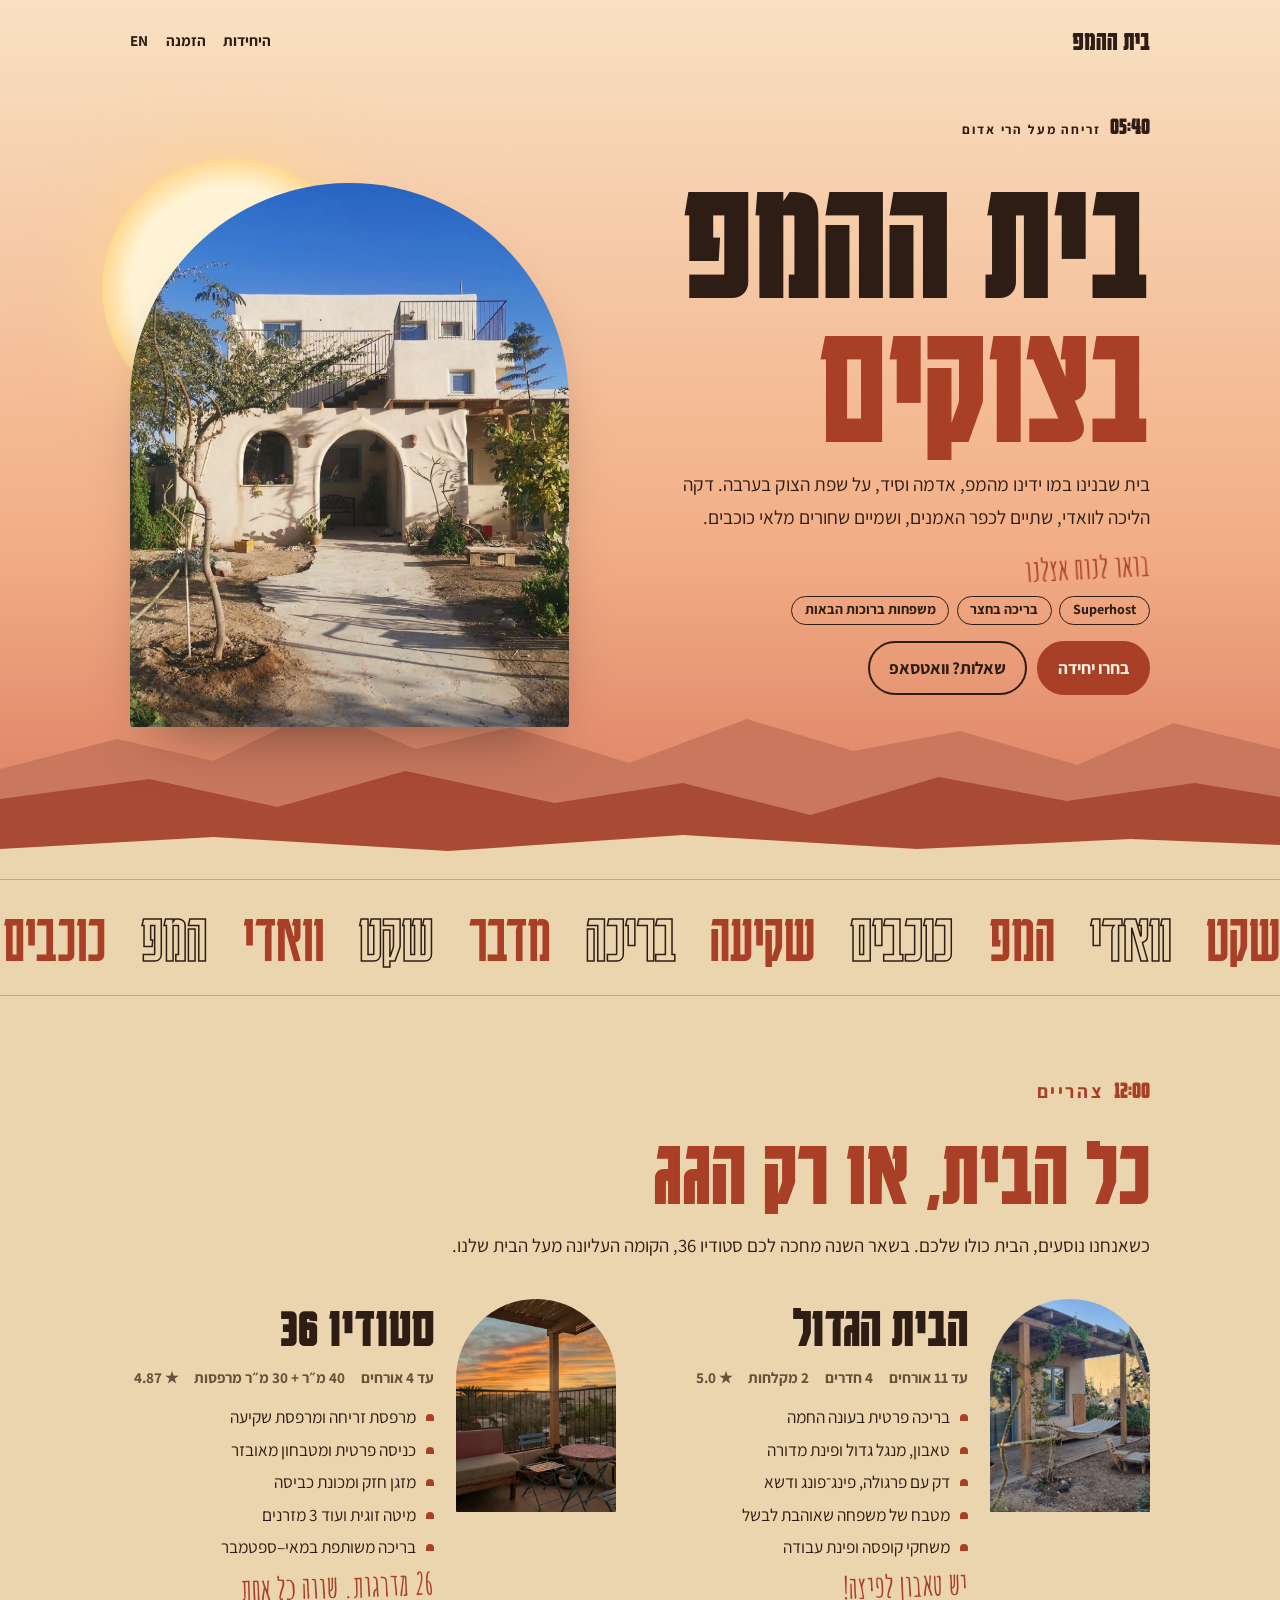
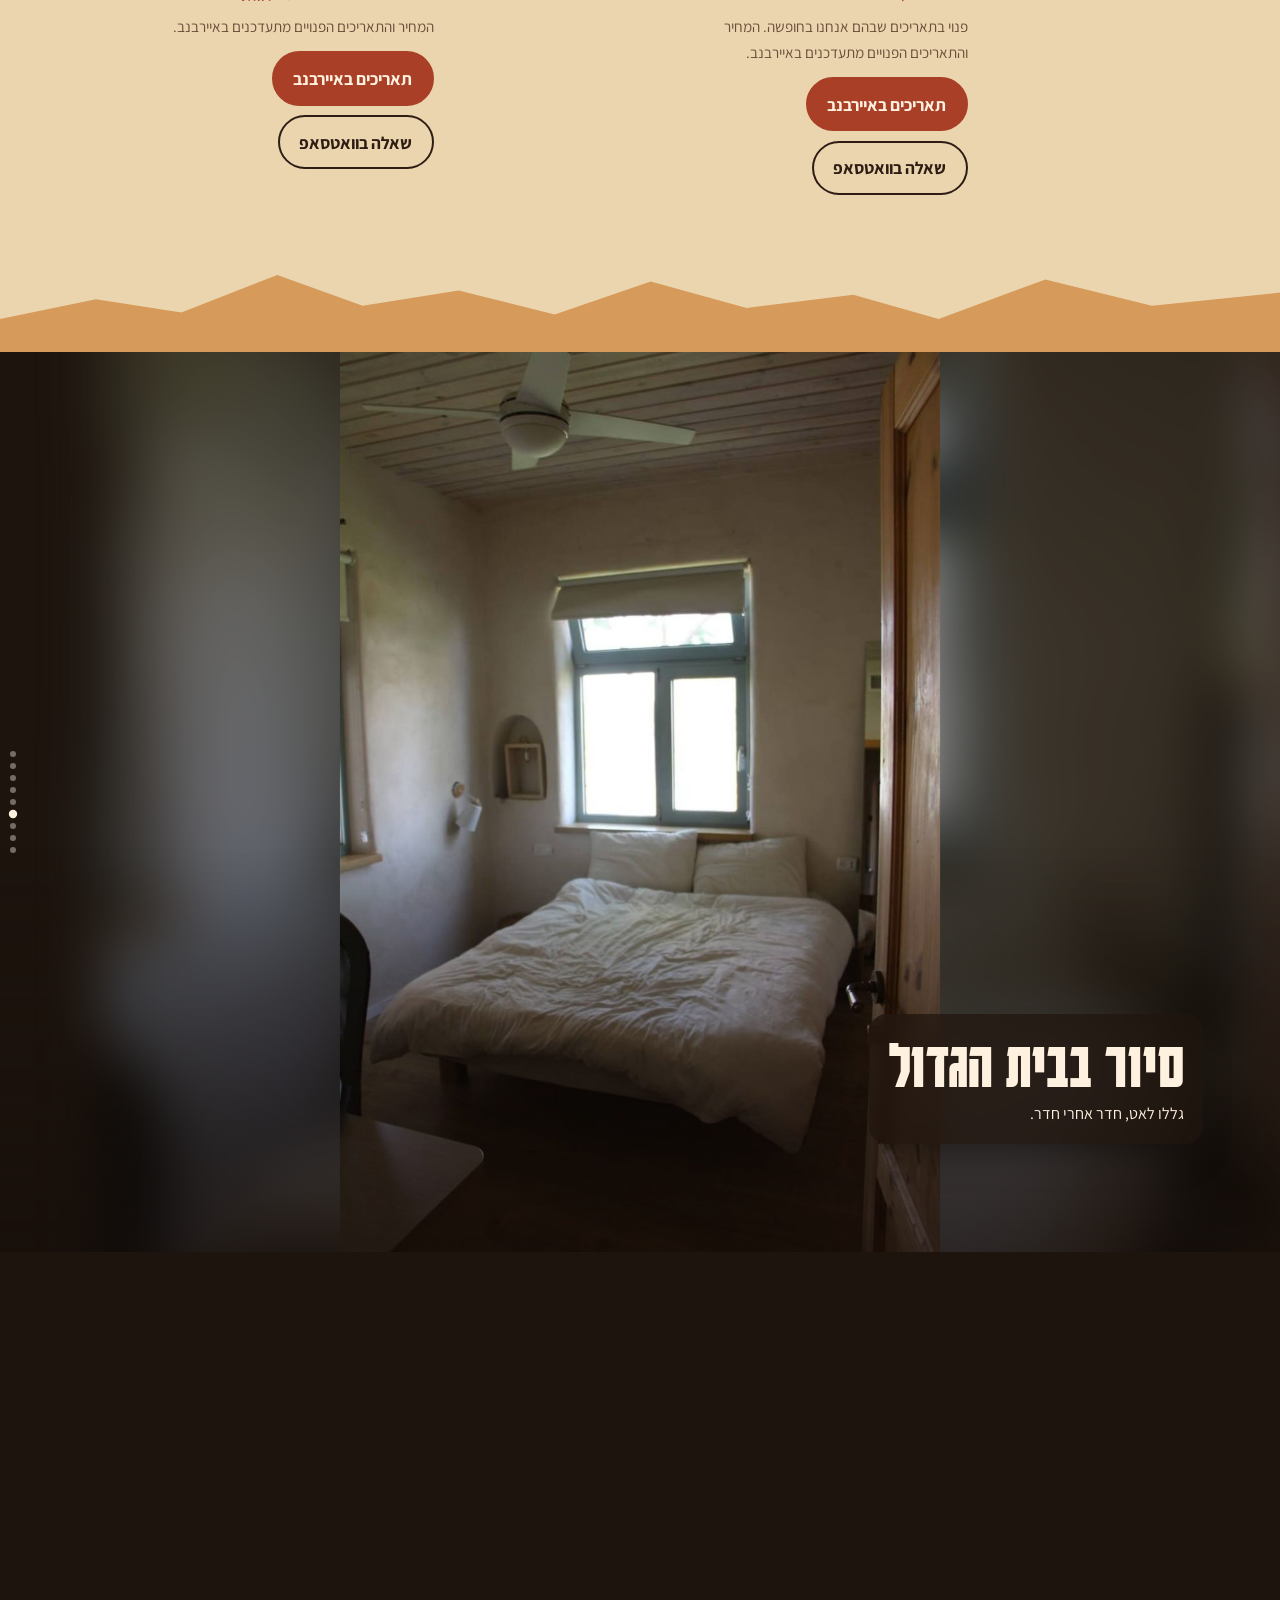
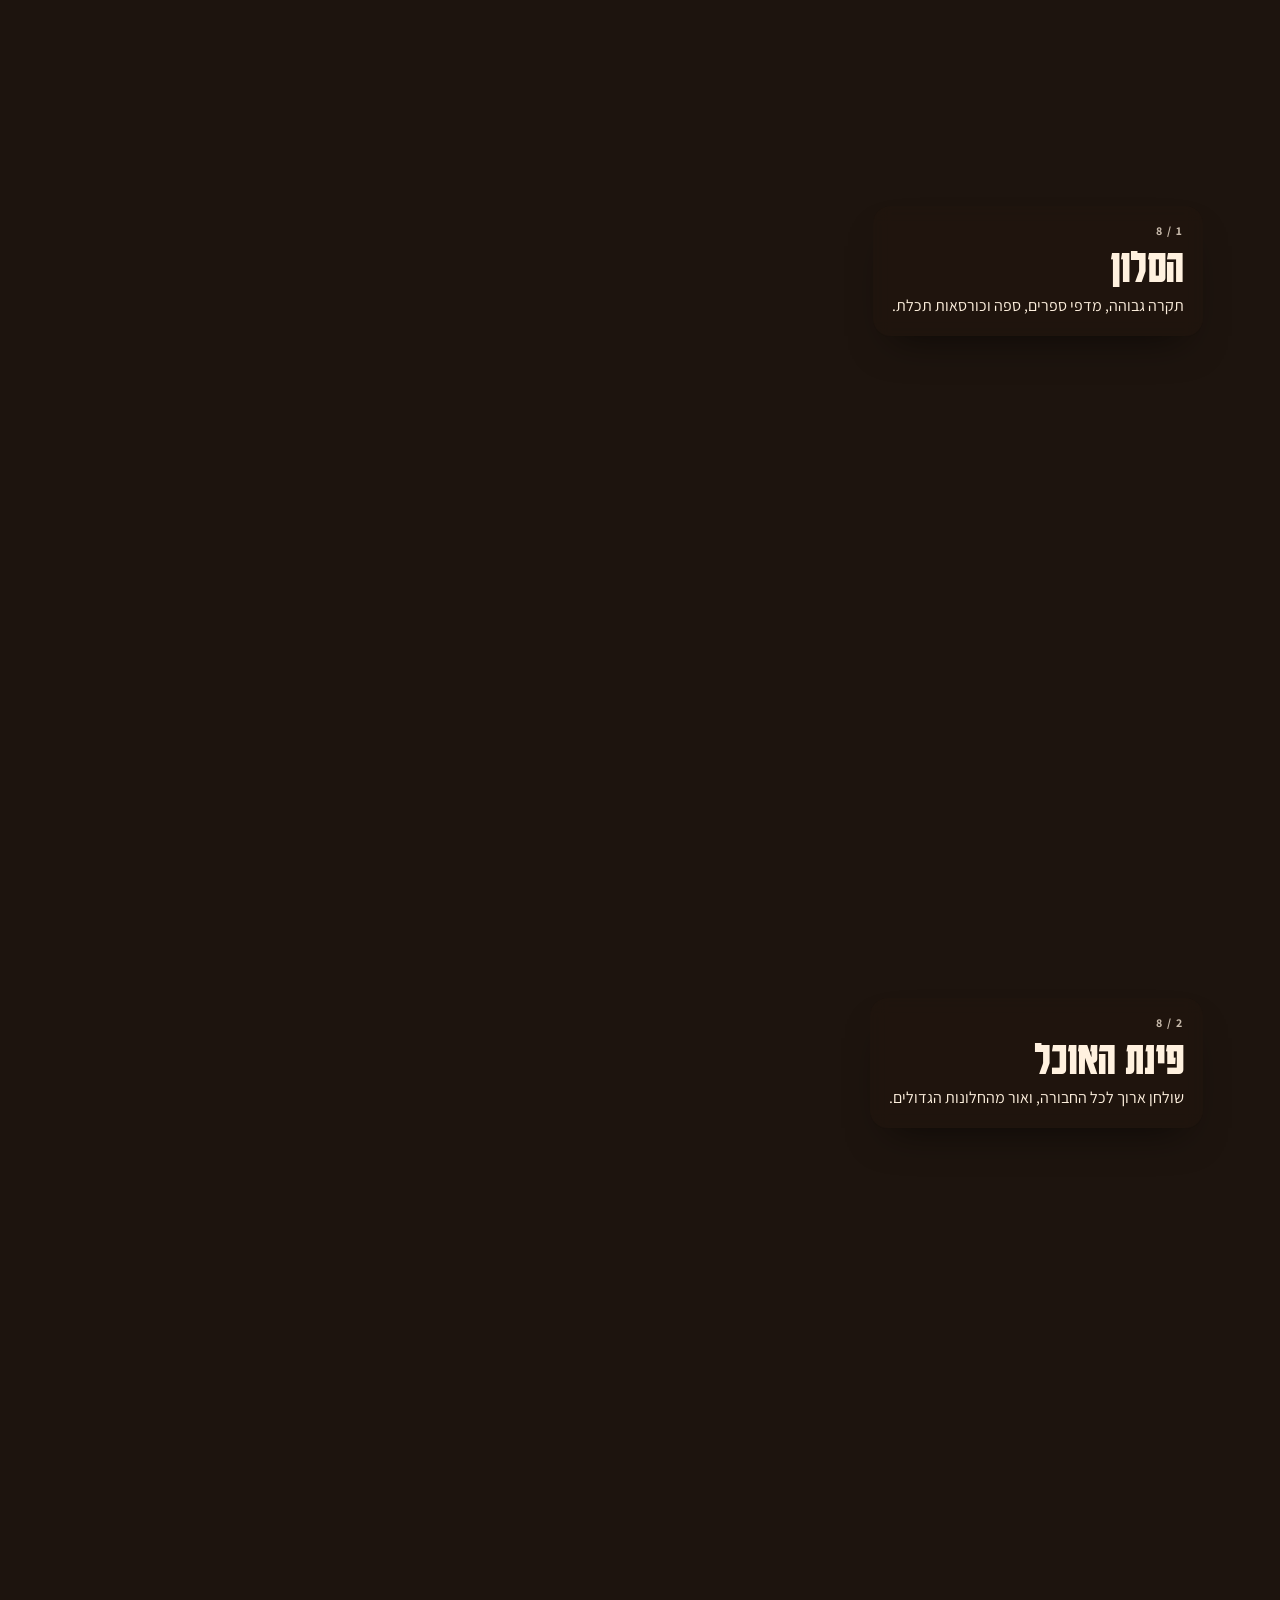
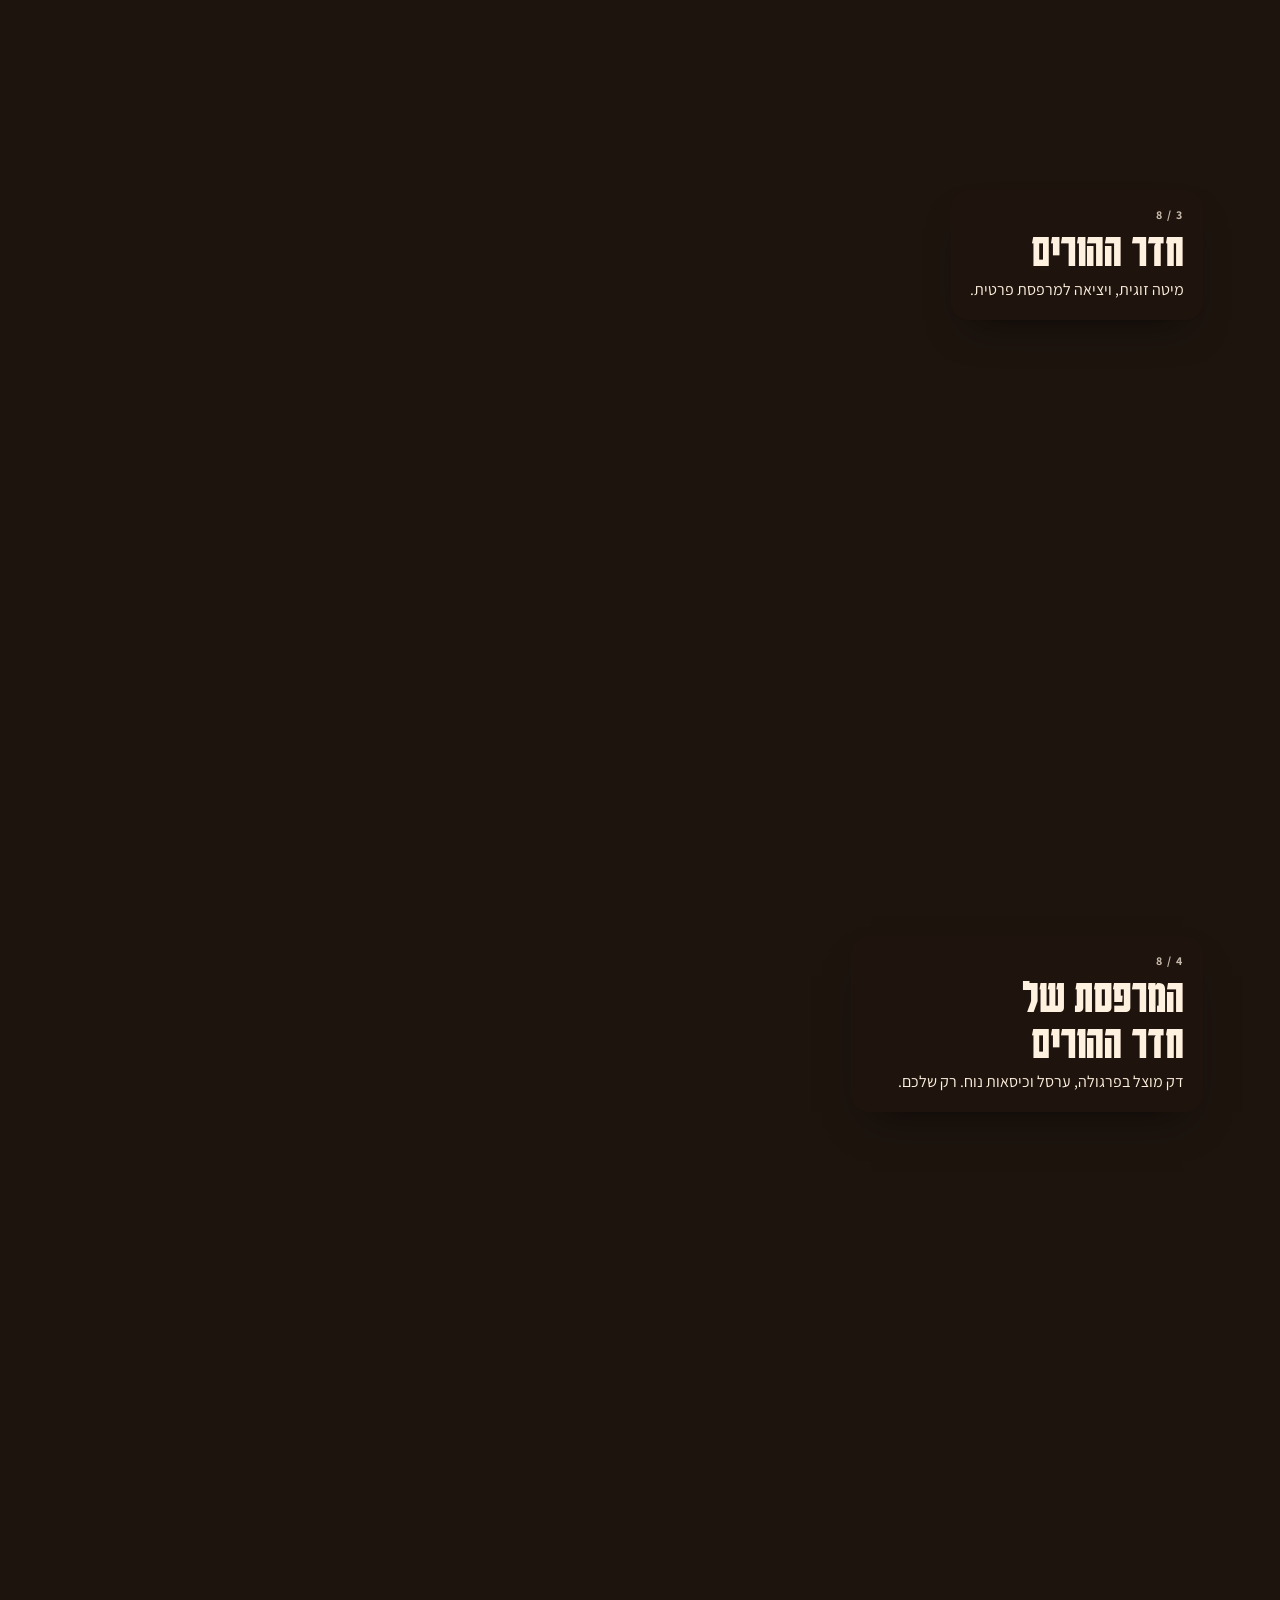
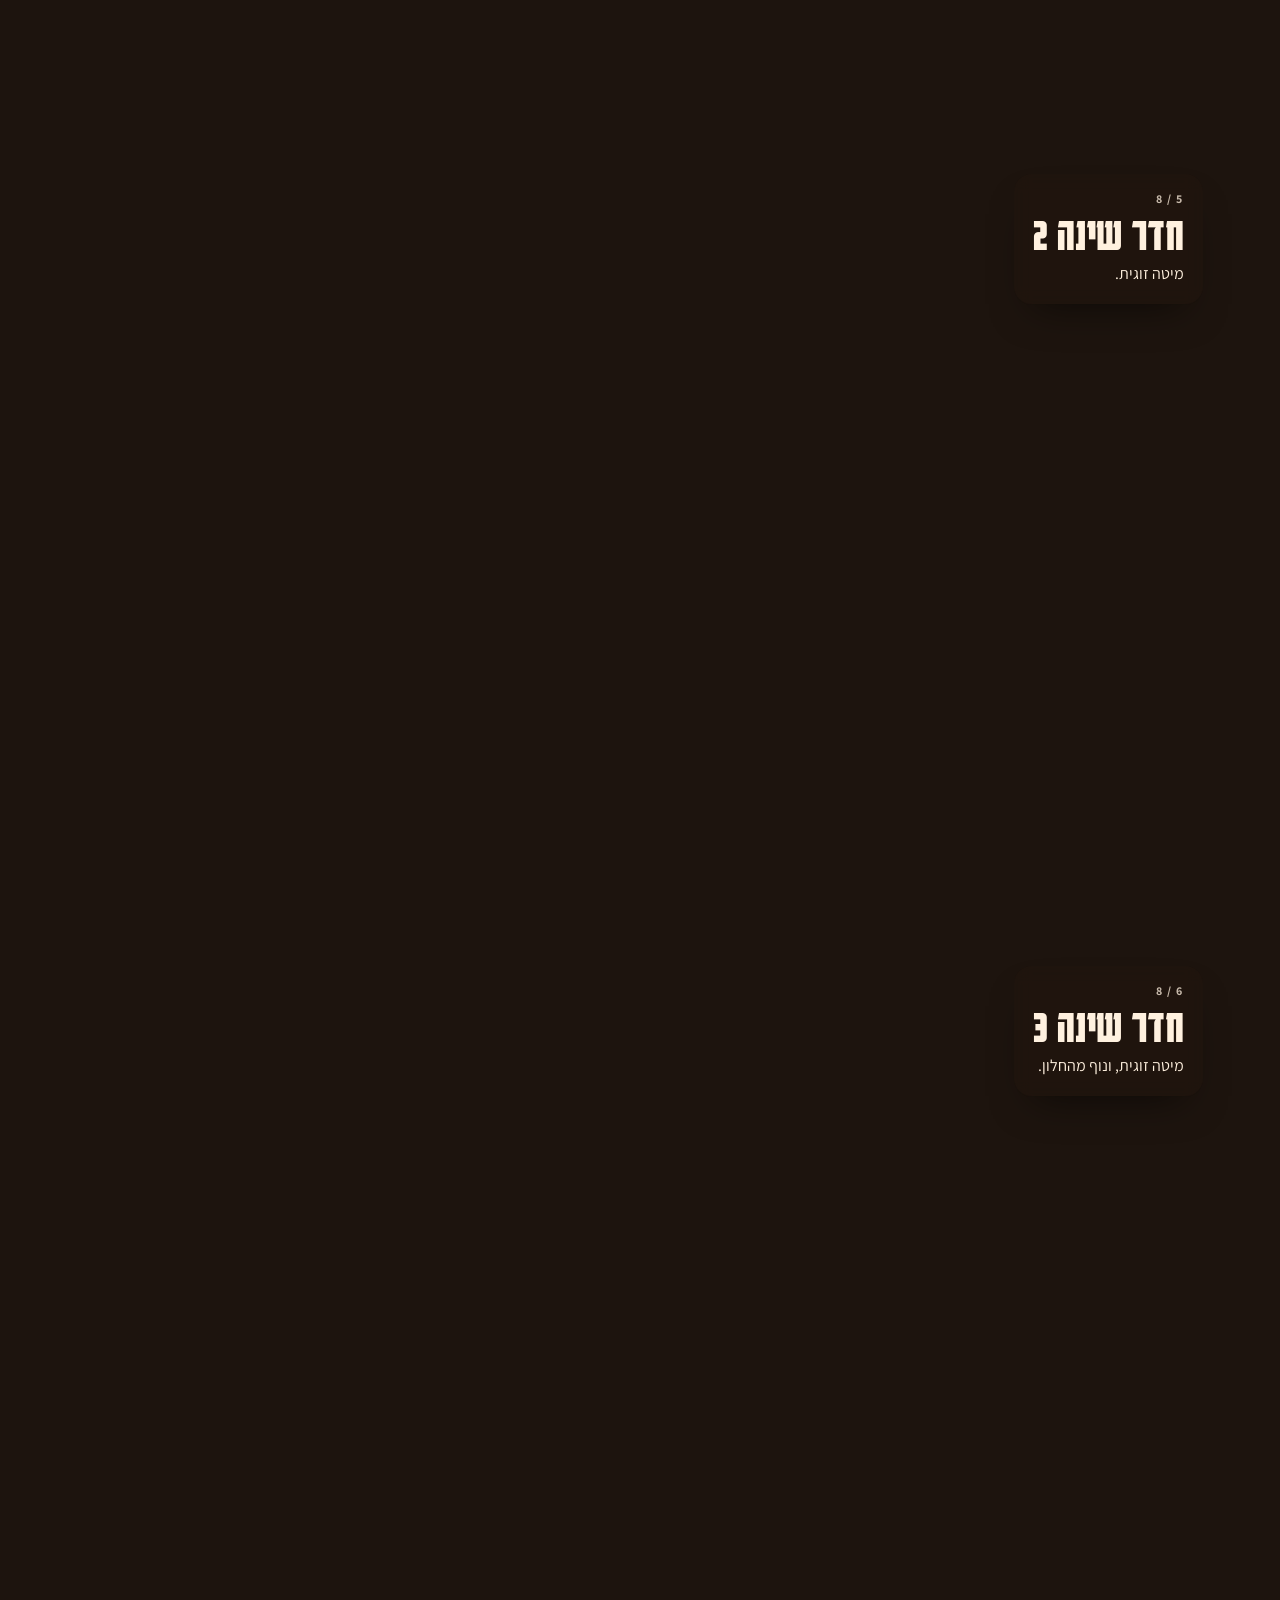
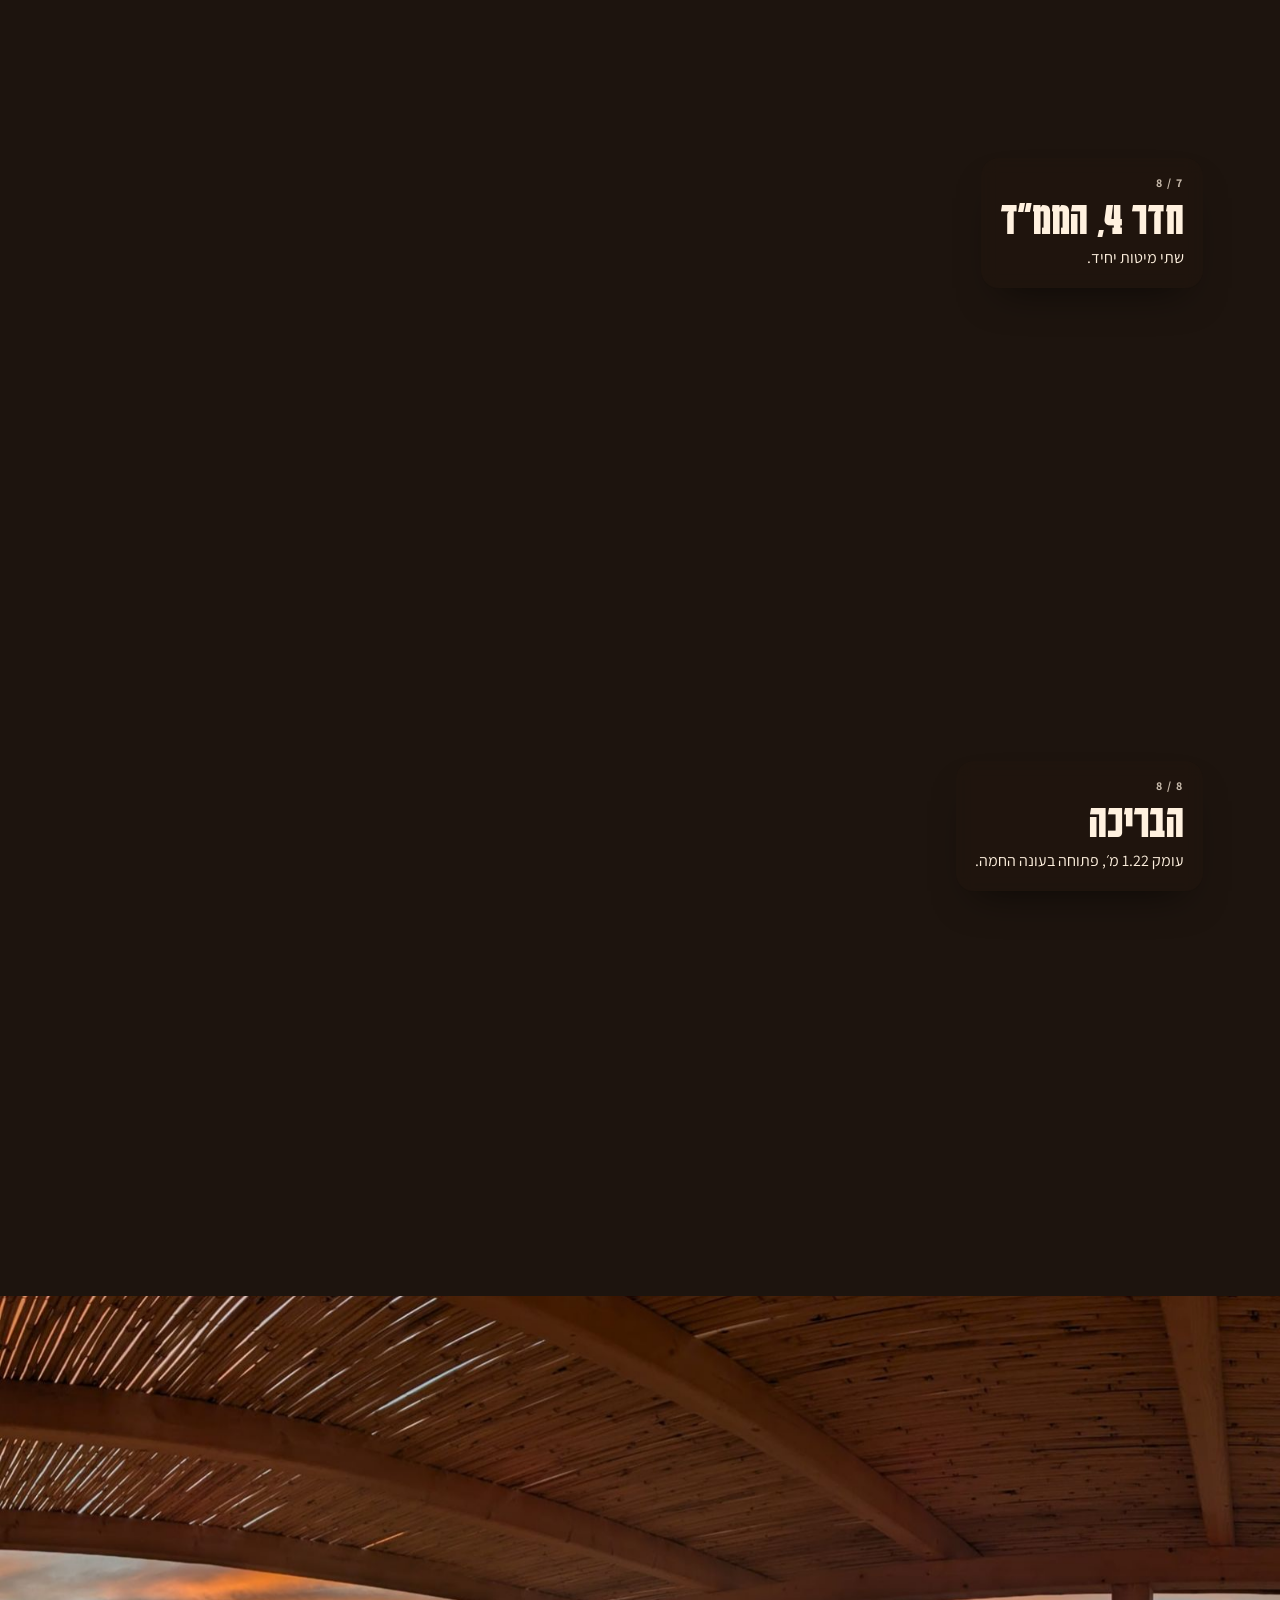
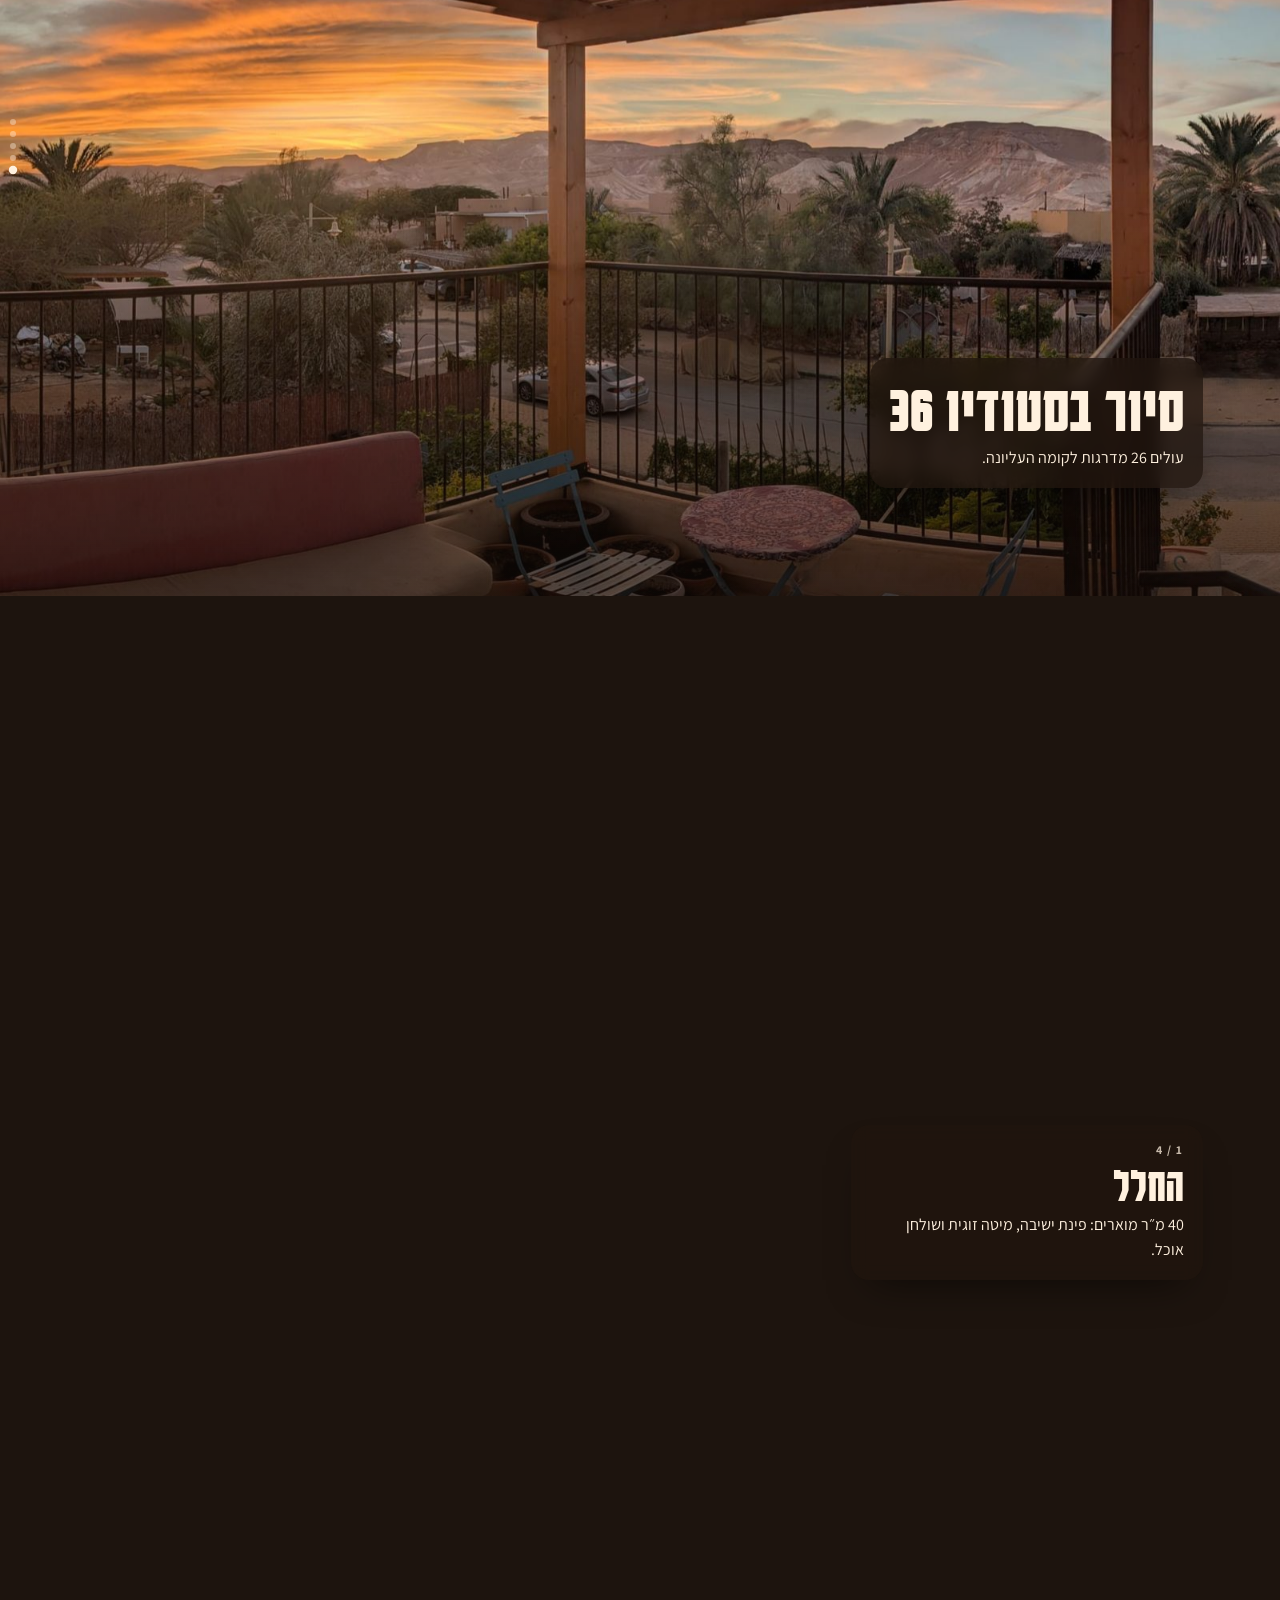
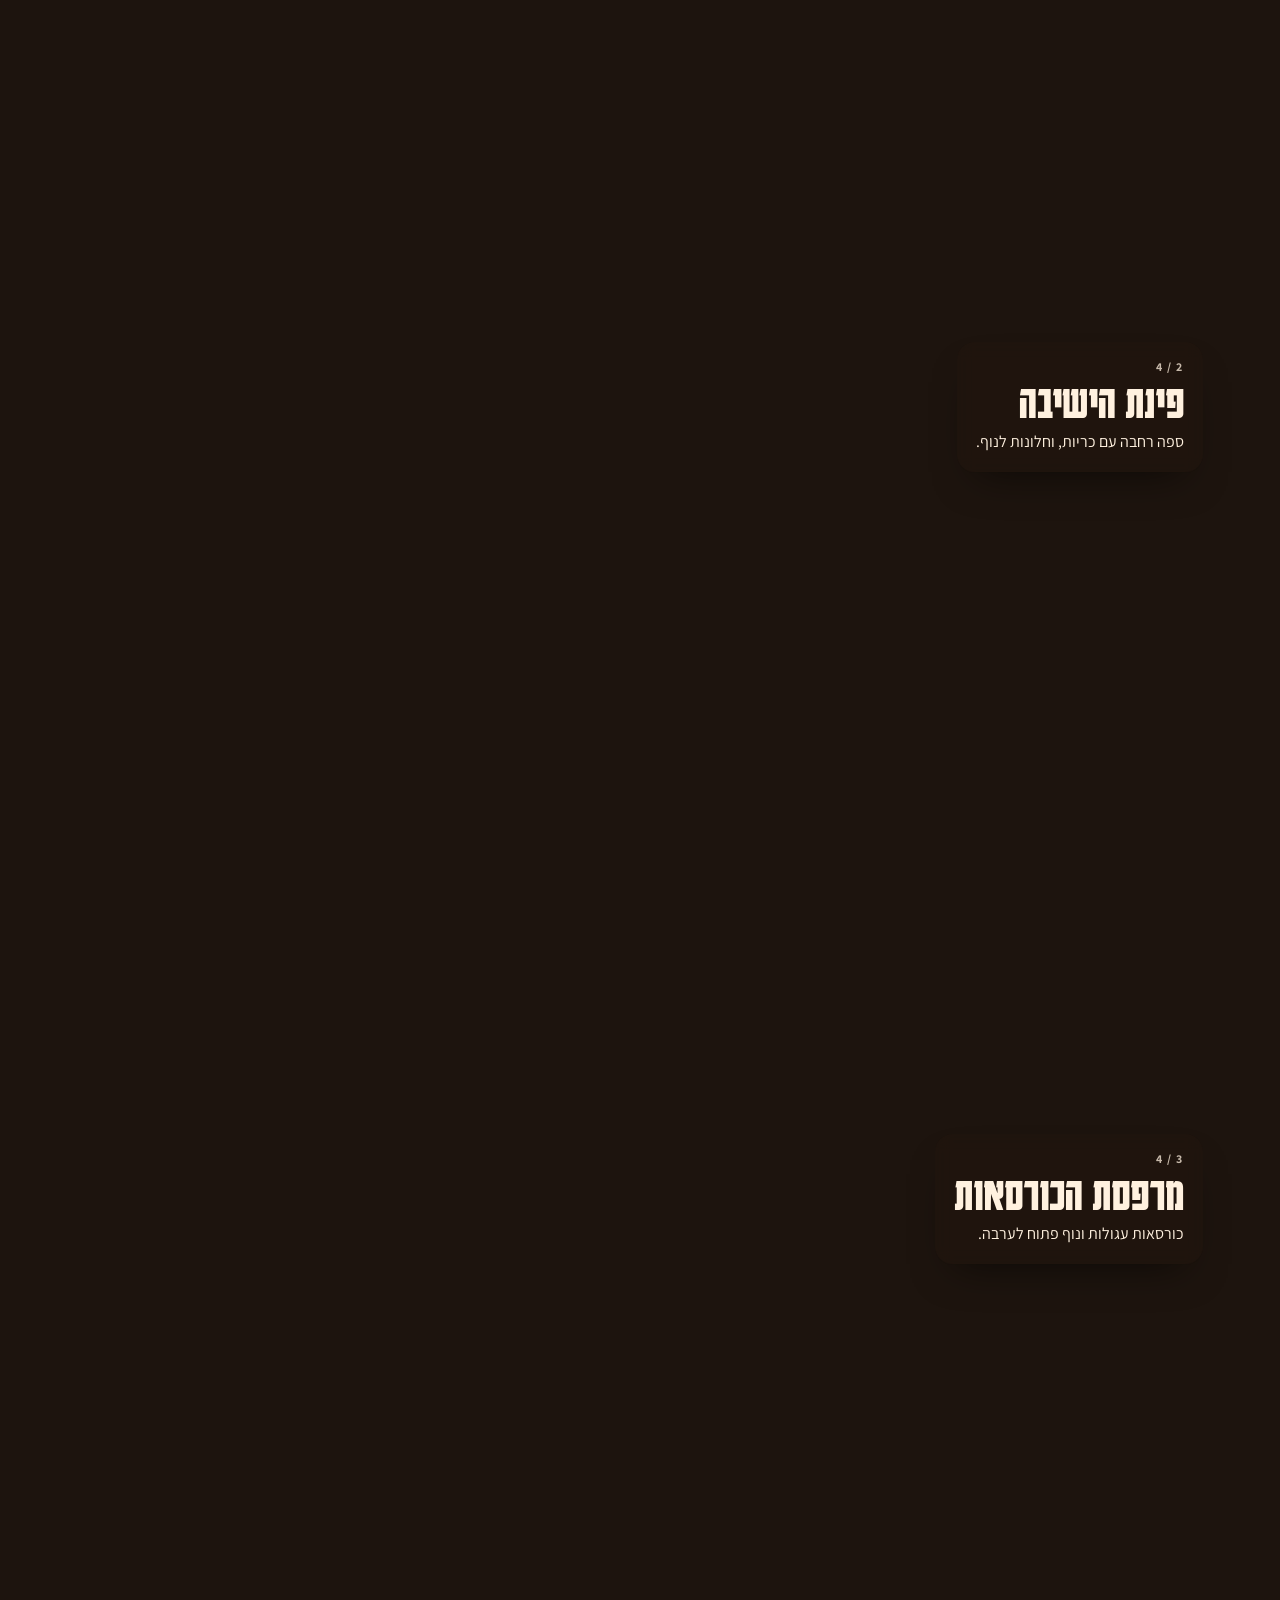
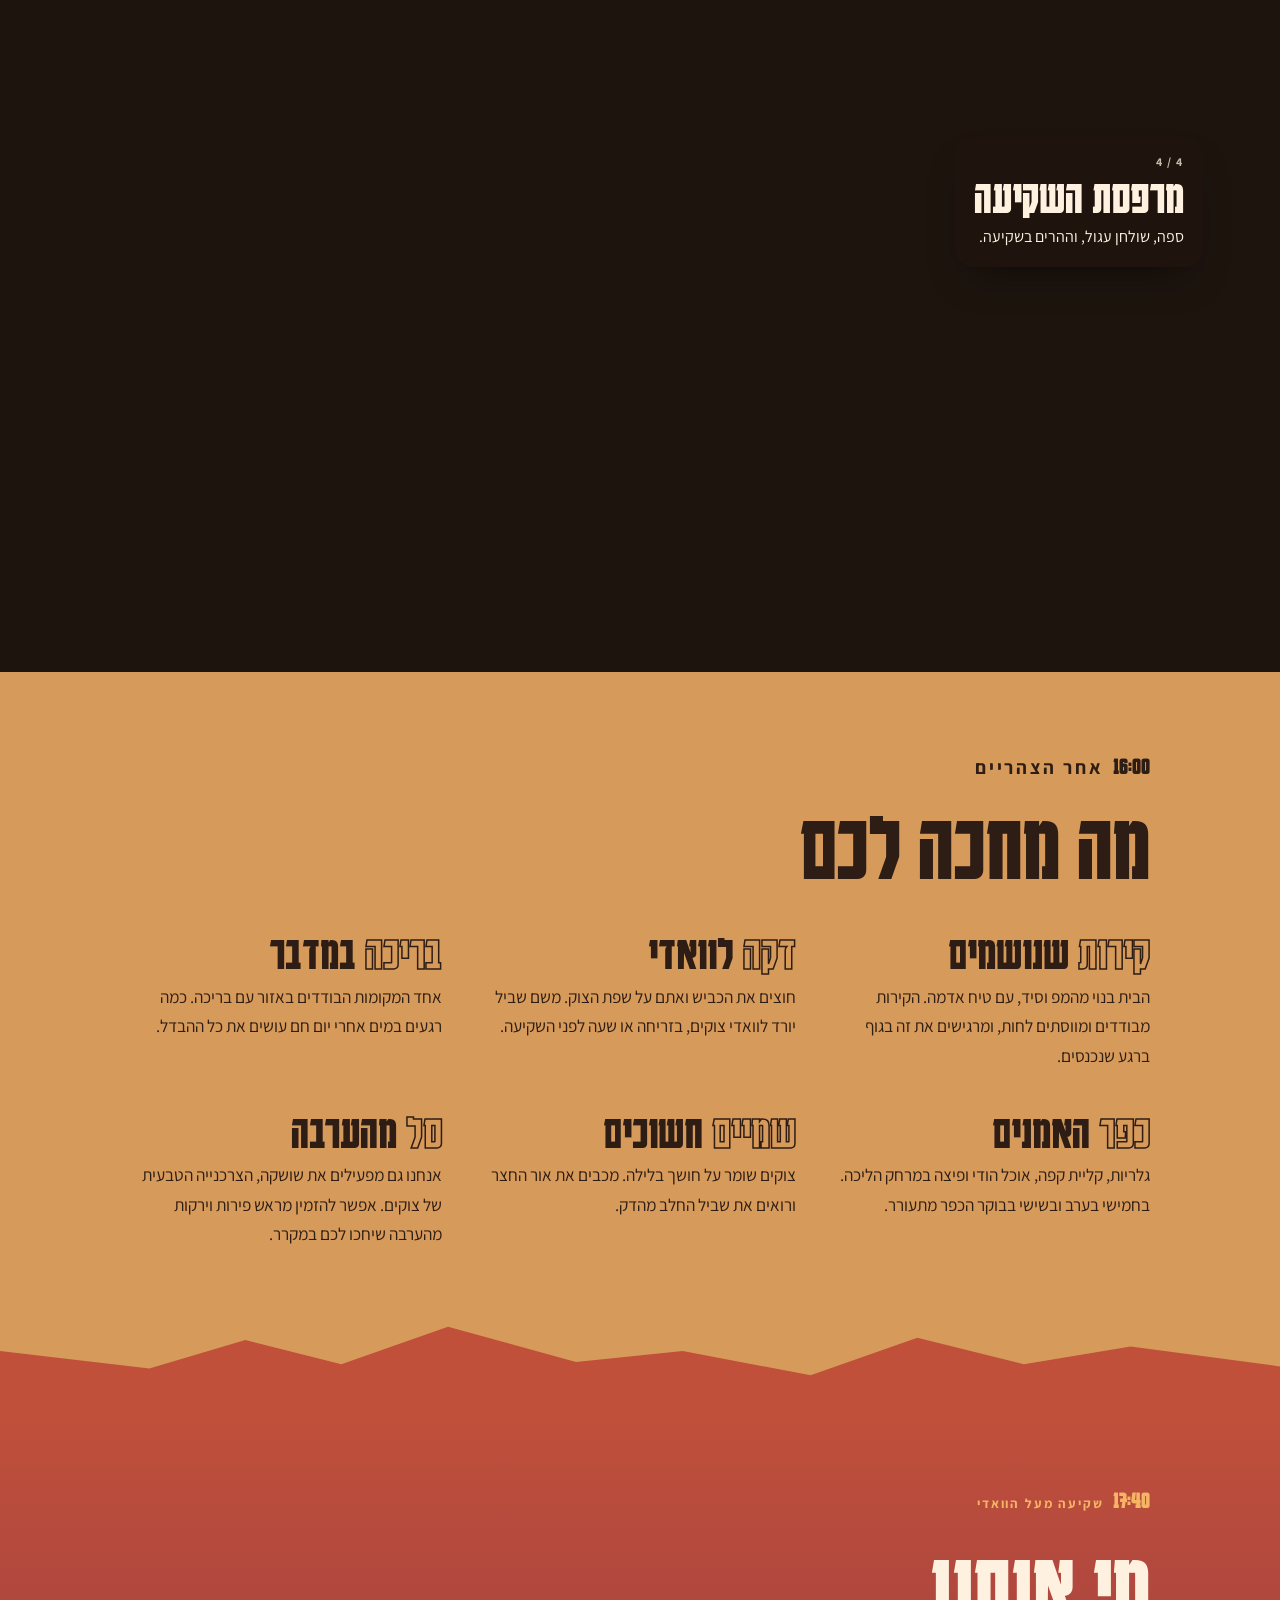
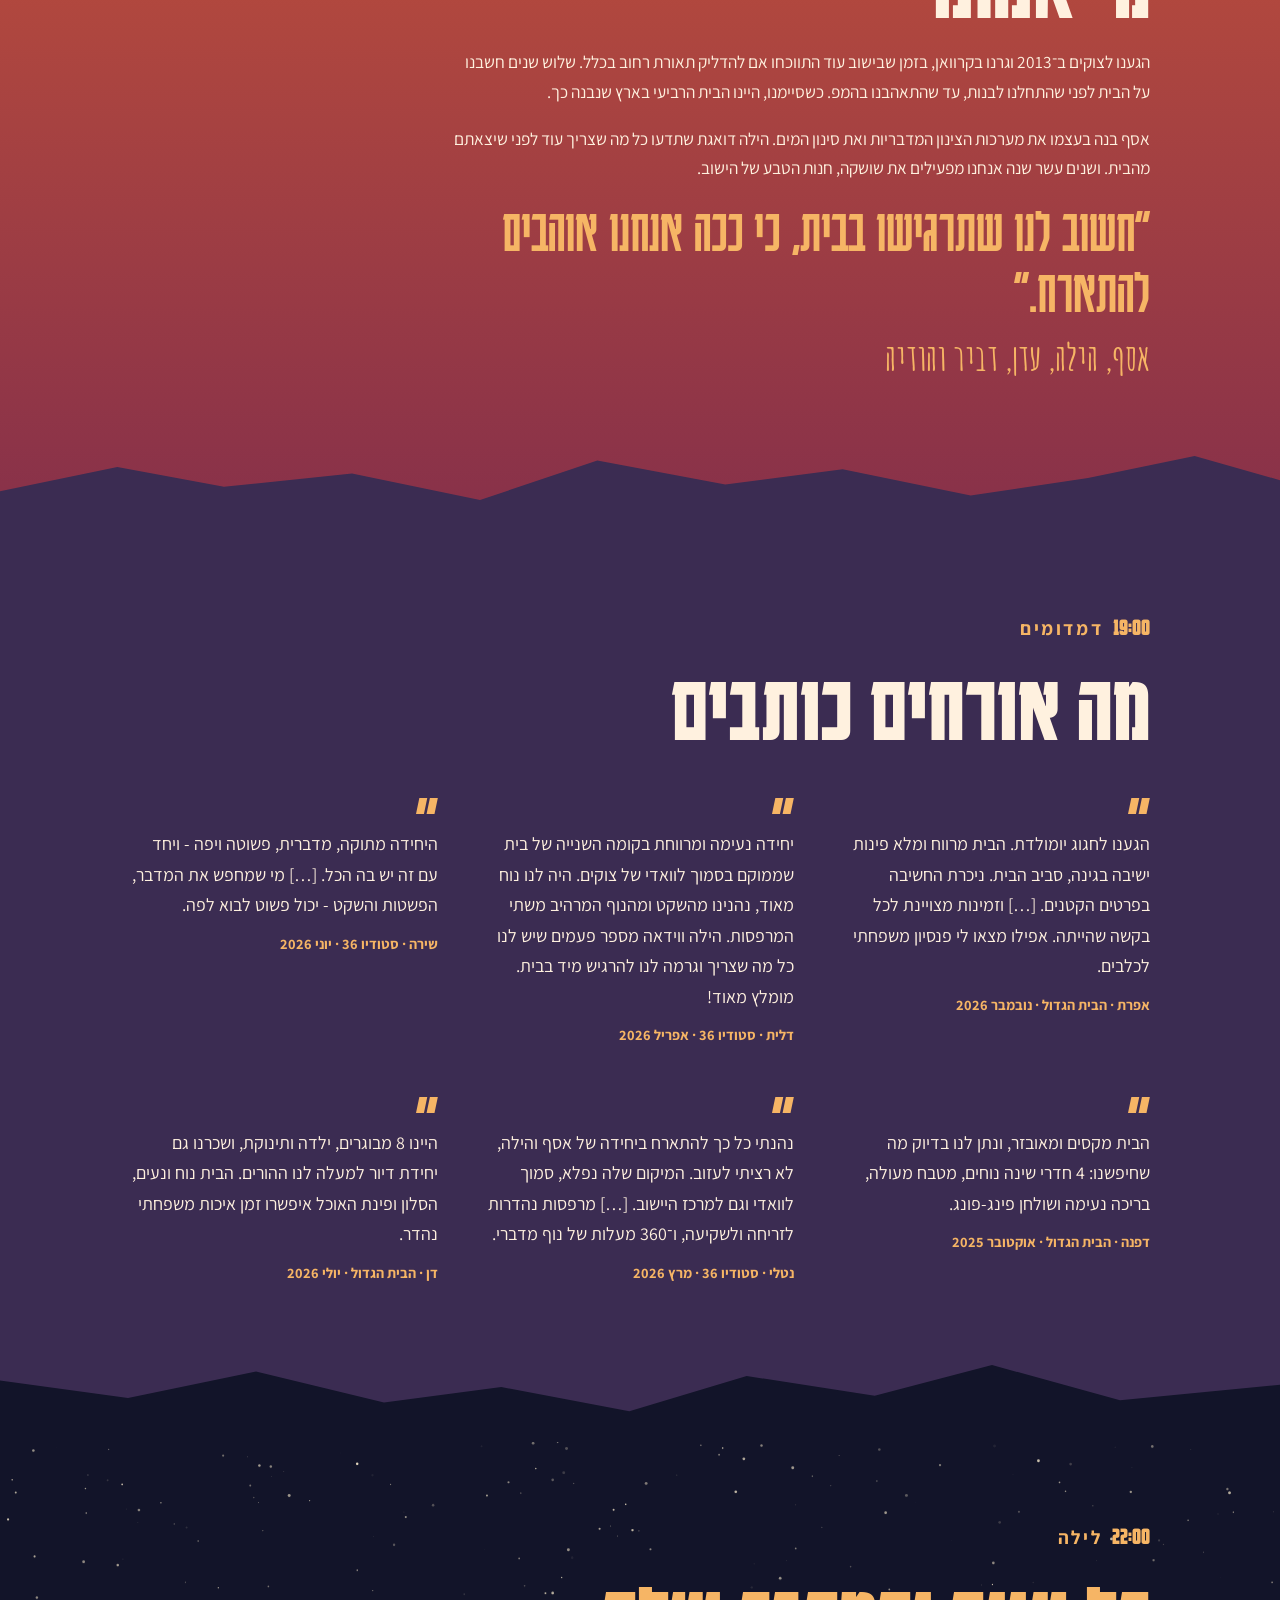
<file: index.html>
<!doctype html>
<html lang="he" dir="rtl">
<head>
<meta charset="utf-8">
<meta name="viewport" content="width=device-width, initial-scale=1, viewport-fit=cover">
<title>בית ההמפ בצוקים</title>
<meta name="claude:viewport-fit-sides" content="cover">
<meta name="description" content="בית שבנינו בעבודת יד מהמפ, על שפת הצוק בצוקים שבערבה. הבית כולו עם בריכה עד 11 אורחים, או סטודיו 36 על הגג עם נוף למדבר. דקה מהוואדי, שתיים מכפר האמנים.">
<meta name="theme-color" content="#F9E1C2">
<link rel="canonical" href="https://stay.shushka.co.il/">
<link rel="alternate" hreflang="he" href="https://stay.shushka.co.il/">
<link rel="alternate" hreflang="en" href="https://stay.shushka.co.il/en/">
<meta property="og:type" content="website">
<meta property="og:title" content="בית ההמפ בצוקים">
<meta property="og:description" content="בית המפ בעבודת יד על שפת הצוק בערבה. הבית כולו עם בריכה, או סטודיו על הגג.">
<meta property="og:image" content="https://stay.shushka.co.il/assets/images/house-front.jpg">
<meta property="og:url" content="https://stay.shushka.co.il/">
<meta property="og:locale" content="he_IL">
<link rel="preconnect" href="https://fonts.googleapis.com">
<link rel="preconnect" href="https://fonts.gstatic.com" crossorigin>
<link rel="stylesheet" href="https://fonts.googleapis.com/css2?family=Karantina:wght@400;700&family=Assistant:wght@400;600;700&family=Amatic+SC:wght@700&display=swap">
<link rel="stylesheet" href="assets/site.css">
<link rel="stylesheet" href="assets/tour.css">
<script type="application/ld+json">
{"@context":"https://schema.org","@type":"LodgingBusiness","name":"בית ההמפ בצוקים","alternateName":"Tzukim Hemp House","url":"https://stay.shushka.co.il/","image":"https://stay.shushka.co.il/assets/images/house-front.jpg","telephone":"+972546995623","address":{"@type":"PostalAddress","addressLocality":"צוקים","addressRegion":"הערבה התיכונה","addressCountry":"IL"}}
</script>
</head>
<body>

<header class="bar">
  <div class="wrap">
    <a class="brand" href="./">בית ההמפ</a>
    <nav aria-label="ראשי">
      <a href="#units">היחידות</a>
      <a href="#contact">הזמנה</a>
      <a href="en/" lang="en" hreflang="en">EN</a>
    </nav>
  </div>
</header>

<div class="band dawn">
  <div class="sun" aria-hidden="true"></div>
  <div class="wrap hero">
    <div class="txt">
      <p class="clock"><b>05:40</b> זריחה מעל הרי אדום</p>
      <h1 aria-label="בית ההמפ בצוקים"><span aria-hidden="true"><span class="ch" style="--i:0">ב</span><span class="ch" style="--i:1">י</span><span class="ch" style="--i:2">ת</span> <span class="ch" style="--i:3">ה</span><span class="ch" style="--i:4">ה</span><span class="ch" style="--i:5">מ</span><span class="ch" style="--i:6">פ</span><span class="l2"><span class="ch" style="--i:8">ב</span><span class="ch" style="--i:9">צ</span><span class="ch" style="--i:10">ו</span><span class="ch" style="--i:11">ק</span><span class="ch" style="--i:12">י</span><span class="ch" style="--i:13">ם</span></span></span></h1>
      <p class="lead">בית שבנינו במו ידינו מהמפ, אדמה וסיד, על שפת הצוק בערבה. דקה הליכה לוואדי, שתיים לכפר האמנים, ושמיים שחורים מלאי כוכבים.</p>
      <p class="hand">בואו לנוח אצלנו</p>
      <div class="chips"><span>Superhost</span><span>בריכה בחצר</span><span>משפחות ברוכות הבאות</span></div>
      <div class="btnrow">
        <a class="btn solid" href="#units">בחרו יחידה</a>
        <a class="btn" href="https://wa.me/972546995623?text=%D7%94%D7%99%D7%99%2C%20%D7%99%D7%A9%20%D7%9C%D7%A0%D7%95%20%D7%A9%D7%90%D7%9C%D7%94%20%D7%A2%D7%9C%20%D7%91%D7%99%D7%AA%20%D7%94%D7%94%D7%9E%D7%A4%20%D7%91%D7%A6%D7%95%D7%A7%D7%99%D7%9D" target="_blank" rel="noopener">שאלות? וואטסאפ</a>
      </div>
    </div>
    <div class="arch"><img src="assets/images/house-front.jpg" alt="חזית בית ההמפ: קירות טיח בהירים, קשת כניסה ועצים צעירים" width="1400" height="1050"></div>
  </div>
  <div class="ridges" aria-hidden="true">
    <svg class="r1" viewBox="0 0 1200 200" preserveAspectRatio="none"><path style="fill:#C9785E" d="M0 200 L0 90 L110 60 L200 82 L300 30 L390 70 L480 48 L590 84 L700 40 L800 72 L900 52 L1010 86 L1100 44 L1200 70 L1200 200Z"/></svg>
    <svg class="r2" viewBox="0 0 1200 200" preserveAspectRatio="none"><path style="fill:#A94A35" d="M0 200 L0 120 L140 100 L260 128 L380 92 L520 124 L640 104 L760 136 L880 98 L1000 122 L1120 104 L1200 118 L1200 200Z"/></svg>
    <svg class="r3" viewBox="0 0 1200 200" preserveAspectRatio="none"><path style="fill:var(--sand)" d="M0 200 L0 170 L200 158 L420 172 L640 156 L860 170 L1060 160 L1200 166 L1200 200Z"/></svg>
  </div>
</div>

<div class="marquee" aria-hidden="true"><div class="track">
  <span>שקט</span><span>וואדי</span><span>המפ</span><span>כוכבים</span><span>שקיעה</span><span>בריכה</span><span>מדבר</span><span>שקט</span><span>וואדי</span><span>המפ</span><span>כוכבים</span><span>שקיעה</span><span>בריכה</span><span>מדבר</span>
</div></div>

<main>
<div class="band noon" id="units">
  <div class="wrap sec">
    <div class="sec-head">
      <p class="clock"><b>12:00</b> צהריים</p>
      <h2 class="reveal">כל הבית, או רק הגג</h2>
      <p>כשאנחנו נוסעים, הבית כולו שלכם. בשאר השנה מחכה לכם סטודיו 36, הקומה העליונה מעל הבית שלנו.</p>
    </div>
    <div class="units">
      <article class="unit">
        <div class="arch"><img src="assets/images/house-1.jpg" alt="המרפסת של חדר ההורים: דק בצל פרגולה, ערסל וכיסאות נוח" loading="lazy" width="1400" height="1050"></div>
        <div class="info">
          <h3>הבית הגדול</h3>
          <div class="specs"><span>עד 11 אורחים</span><span>4 חדרים</span><span>2 מקלחות</span><span>★ 5.0</span></div>
          <ul>
            <li>בריכה פרטית בעונה החמה</li>
            <li>טאבון, מנגל גדול ופינת מדורה</li>
            <li>דק עם פרגולה, פינג־פונג ודשא</li>
            <li>מטבח של משפחה שאוהבת לבשל</li>
            <li>משחקי קופסה ופינת עבודה</li>
          </ul>
          <p class="hand note">יש טאבון לפיצה!</p>
          <p class="price">פנוי בתאריכים שבהם אנחנו בחופשה. המחיר והתאריכים הפנויים מתעדכנים באיירבנב.</p>
          <div class="btnrow">
            <a class="btn solid" href="https://www.airbnb.com/h/zuqimhemphouse" target="_blank" rel="noopener">תאריכים באיירבנב</a>
            <a class="btn" href="https://wa.me/972546995623?text=%D7%94%D7%99%D7%99%2C%20%D7%A8%D7%A6%D7%99%D7%A0%D7%95%20%D7%9C%D7%A9%D7%90%D7%95%D7%9C%20%D7%A2%D7%9C%20%D7%94%D7%91%D7%99%D7%AA%20%D7%94%D7%92%D7%93%D7%95%D7%9C%20%D7%91%D7%AA%D7%90%D7%A8%D7%99%D7%9B%D7%99%D7%9D%3A%20" target="_blank" rel="noopener">שאלה בוואטסאפ</a>
          </div>
        </div>
      </article>
      <article class="unit">
        <div class="arch"><img src="assets/images/studio-1.jpg" alt="מרפסת השקיעה של סטודיו 36: ספה, כיסאות תכלת ושמיים כתומים מעל ההרים" loading="lazy" width="900" height="1600"></div>
        <div class="info">
          <h3>סטודיו 36</h3>
          <div class="specs"><span>עד 4 אורחים</span><span>40 מ״ר + 30 מ״ר מרפסות</span><span>★ 4.87</span></div>
          <ul>
            <li>מרפסת זריחה ומרפסת שקיעה</li>
            <li>כניסה פרטית ומטבחון מאובזר</li>
            <li>מזגן חזק ומכונת כביסה</li>
            <li>מיטה זוגית ועוד 3 מזרנים</li>
            <li>בריכה משותפת במאי–ספטמבר</li>
          </ul>
          <p class="hand note">26 מדרגות. שווה כל אחת</p>
          <p class="price">המחיר והתאריכים הפנויים מתעדכנים באיירבנב.</p>
          <div class="btnrow">
            <a class="btn solid" href="https://www.airbnb.com/h/studio36zuqim" target="_blank" rel="noopener">תאריכים באיירבנב</a>
            <a class="btn" href="https://wa.me/972546995623?text=%D7%94%D7%99%D7%99%2C%20%D7%A8%D7%A6%D7%99%D7%A0%D7%95%20%D7%9C%D7%A9%D7%90%D7%95%D7%9C%20%D7%A2%D7%9C%20%D7%A1%D7%98%D7%95%D7%93%D7%99%D7%95%2036%20%D7%91%D7%AA%D7%90%D7%A8%D7%99%D7%9B%D7%99%D7%9D%3A%20" target="_blank" rel="noopener">שאלה בוואטסאפ</a>
          </div>
        </div>
      </article>
    </div>
  </div>
  <svg class="ridge" viewBox="0 0 1200 100" preserveAspectRatio="none" aria-hidden="true"><path style="fill:var(--ochre)" d="M0 100 L0 70 L90 52 L170 64 L260 30 L340 58 L430 44 L520 66 L610 36 L700 60 L800 48 L880 70 L980 34 L1080 58 L1200 46 L1200 100Z"/></svg>
</div>

<div class="band afternoon">
<section class="tour" aria-label="סיור בבית הגדול">
  <div class="tour-stage">
    <div class="tour-slide"><img class="blur" src="assets/images/house-path.jpg" alt="" loading="lazy"><img class="pic" src="assets/images/house-path.jpg" alt="סיור בבית הגדול" loading="eager"></div>
    <div class="tour-slide"><img class="blur" src="assets/images/house-living.jpg" alt="" loading="lazy"><img class="pic" src="assets/images/house-living.jpg" alt="הסלון" loading="lazy"></div>
    <div class="tour-slide"><img class="blur" src="assets/images/house-dining.jpg" alt="" loading="lazy"><img class="pic" src="assets/images/house-dining.jpg" alt="פינת האוכל" loading="lazy"></div>
    <div class="tour-slide"><img class="blur" src="assets/images/house-bed1.jpg" alt="" loading="lazy"><img class="pic" src="assets/images/house-bed1.jpg" alt="חדר ההורים" loading="lazy"></div>
    <div class="tour-slide"><img class="blur" src="assets/images/house-1.jpg" alt="" loading="lazy"><img class="pic" src="assets/images/house-1.jpg" alt="המרפסת של חדר ההורים" loading="lazy"></div>
    <div class="tour-slide"><img class="blur" src="assets/images/house-bed2.jpg" alt="" loading="lazy"><img class="pic" src="assets/images/house-bed2.jpg" alt="חדר שינה 2" loading="lazy"></div>
    <div class="tour-slide"><img class="blur" src="assets/images/house-bed3.jpg" alt="" loading="lazy"><img class="pic" src="assets/images/house-bed3.jpg" alt="חדר שינה 3" loading="lazy"></div>
    <div class="tour-slide"><img class="blur" src="assets/images/house-bed4.jpg" alt="" loading="lazy"><img class="pic" src="assets/images/house-bed4.jpg" alt="חדר 4, הממ״ד" loading="lazy"></div>
    <div class="tour-slide"><img class="blur" src="assets/images/house-pool.jpg" alt="" loading="lazy"><img class="pic" src="assets/images/house-pool.jpg" alt="הבריכה" loading="lazy"></div>
    <div class="tour-dots" aria-hidden="true"></div>
  </div>
  <div class="tour-steps">
    <div class="tour-step tour-intro"><div class="tour-card"><h3>סיור בבית הגדול</h3><p>גללו לאט, חדר אחרי חדר.</p></div></div>
    <div class="tour-step"><div class="tour-card"><p class="n">1 / 8</p><h3>הסלון</h3><p>תקרה גבוהה, מדפי ספרים, ספה וכורסאות תכלת.</p></div></div>
    <div class="tour-step"><div class="tour-card"><p class="n">2 / 8</p><h3>פינת האוכל</h3><p>שולחן ארוך לכל החבורה, ואור מהחלונות הגדולים.</p></div></div>
    <div class="tour-step"><div class="tour-card"><p class="n">3 / 8</p><h3>חדר ההורים</h3><p>מיטה זוגית, ויציאה למרפסת פרטית.</p></div></div>
    <div class="tour-step"><div class="tour-card"><p class="n">4 / 8</p><h3>המרפסת של חדר ההורים</h3><p>דק מוצל בפרגולה, ערסל וכיסאות נוח. רק שלכם.</p></div></div>
    <div class="tour-step"><div class="tour-card"><p class="n">5 / 8</p><h3>חדר שינה 2</h3><p>מיטה זוגית.</p></div></div>
    <div class="tour-step"><div class="tour-card"><p class="n">6 / 8</p><h3>חדר שינה 3</h3><p>מיטה זוגית, ונוף מהחלון.</p></div></div>
    <div class="tour-step"><div class="tour-card"><p class="n">7 / 8</p><h3>חדר 4, הממ״ד</h3><p>שתי מיטות יחיד.</p></div></div>
    <div class="tour-step"><div class="tour-card"><p class="n">8 / 8</p><h3>הבריכה</h3><p>עומק 1.22 מ׳, פתוחה בעונה החמה.</p></div></div>
  </div>
</section>
<section class="tour" aria-label="סיור בסטודיו 36">
  <div class="tour-stage">
    <div class="tour-slide"><img class="blur" src="assets/images/studio-entrance.jpg" alt="" loading="lazy"><img class="pic" src="assets/images/studio-entrance.jpg" alt="סיור בסטודיו 36" loading="eager"></div>
    <div class="tour-slide"><img class="blur" src="assets/images/studio-inside.jpg" alt="" loading="lazy"><img class="pic" src="assets/images/studio-inside.jpg" alt="החלל" loading="lazy"></div>
    <div class="tour-slide"><img class="blur" src="assets/images/studio-sofa.jpg" alt="" loading="lazy"><img class="pic" src="assets/images/studio-sofa.jpg" alt="פינת הישיבה" loading="lazy"></div>
    <div class="tour-slide"><img class="blur" src="assets/images/studio-balcony.jpg" alt="" loading="lazy"><img class="pic" src="assets/images/studio-balcony.jpg" alt="מרפסת הכורסאות" loading="lazy"></div>
    <div class="tour-slide"><img class="blur" src="assets/images/studio-sunset.jpg" alt="" loading="lazy"><img class="pic" src="assets/images/studio-sunset.jpg" alt="מרפסת השקיעה" loading="lazy"></div>
    <div class="tour-dots" aria-hidden="true"></div>
  </div>
  <div class="tour-steps">
    <div class="tour-step tour-intro"><div class="tour-card"><h3>סיור בסטודיו 36</h3><p>עולים 26 מדרגות לקומה העליונה.</p></div></div>
    <div class="tour-step"><div class="tour-card"><p class="n">1 / 4</p><h3>החלל</h3><p>40 מ״ר מוארים: פינת ישיבה, מיטה זוגית ושולחן אוכל.</p></div></div>
    <div class="tour-step"><div class="tour-card"><p class="n">2 / 4</p><h3>פינת הישיבה</h3><p>ספה רחבה עם כריות, וחלונות לנוף.</p></div></div>
    <div class="tour-step"><div class="tour-card"><p class="n">3 / 4</p><h3>מרפסת הכורסאות</h3><p>כורסאות עגולות ונוף פתוח לערבה.</p></div></div>
    <div class="tour-step"><div class="tour-card"><p class="n">4 / 4</p><h3>מרפסת השקיעה</h3><p>ספה, שולחן עגול, וההרים בשקיעה.</p></div></div>
  </div>
</section>
  <div class="wrap sec">
    <div class="sec-head">
      <p class="clock"><b>16:00</b> אחר הצהריים</p>
      <h2 class="reveal">מה מחכה לכם</h2>
    </div>
    <div class="reasons">
      <div class="reason"><h3><span class="outline">קירות</span> שנושמים</h3><p>הבית בנוי מהמפ וסיד, עם טיח אדמה. הקירות מבודדים ומווסתים לחות, ומרגישים את זה בגוף ברגע שנכנסים.</p></div>
      <div class="reason"><h3><span class="outline">דקה</span> לוואדי</h3><p>חוצים את הכביש ואתם על שפת הצוק. משם שביל יורד לוואדי צוקים, בזריחה או שעה לפני השקיעה.</p></div>
      <div class="reason"><h3><span class="outline">בריכה</span> במדבר</h3><p>אחד המקומות הבודדים באזור עם בריכה. כמה רגעים במים אחרי יום חם עושים את כל ההבדל.</p></div>
      <div class="reason"><h3><span class="outline">כפר</span> האמנים</h3><p>גלריות, קליית קפה, אוכל הודי ופיצה במרחק הליכה. בחמישי בערב ובשישי בבוקר הכפר מתעורר.</p></div>
      <div class="reason"><h3><span class="outline">שמיים</span> חשוכים</h3><p>צוקים שומר על חושך בלילה. מכבים את אור החצר ורואים את שביל החלב מהדק.</p></div>
      <div class="reason"><h3><span class="outline">סל</span> מהערבה</h3><p>אנחנו גם מפעילים את שושקה, הצרכנייה הטבעית של צוקים. אפשר להזמין מראש פירות וירקות מהערבה שיחכו לכם במקרר.</p></div>
    </div>
  </div>
  <svg class="ridge" viewBox="0 0 1200 100" preserveAspectRatio="none" aria-hidden="true"><path style="fill:var(--sunset-1)" d="M0 100 L0 50 L140 66 L230 40 L320 62 L420 28 L540 60 L640 50 L760 72 L860 38 L960 62 L1060 46 L1200 64 L1200 100Z"/></svg>
</div>

<div class="band sunset">
  <div class="wrap sec">
    <div class="story">
      <div class="txt">
        <p class="clock"><b>17:40</b> שקיעה מעל הוואדי</p>
        <h2 class="reveal">מי אנחנו</h2>
        <p>הגענו לצוקים ב־2013 וגרנו בקרוואן, בזמן שבישוב עוד התווכחו אם להדליק תאורת רחוב בכלל. שלוש שנים חשבנו על הבית לפני שהתחלנו לבנות, עד שהתאהבנו בהמפ. כשסיימנו, היינו הבית הרביעי בארץ שנבנה כך.</p>
        <p>אסף בנה בעצמו את מערכות הצינון המדבריות ואת סינון המים. הילה דואגת שתדעו כל מה שצריך עוד לפני שיצאתם מהבית. ושנים עשר שנה אנחנו מפעילים את שושקה, חנות הטבע של הישוב.</p>
        <p class="pull">״חשוב לנו שתרגישו בבית, כי ככה אנחנו אוהבים להתארח.״</p>
        <p class="hand">אסף, הילה, עדן, דביר והודיה</p>
      </div>
      <!-- family photo goes here when ready: <div class="arch"><img src="assets/images/hosts.jpg" alt="" width="" height=""></div> -->
    </div>
  </div>
  <svg class="ridge" viewBox="0 0 1200 100" preserveAspectRatio="none" aria-hidden="true"><path style="fill:var(--dusk)" d="M0 100 L0 62 L110 40 L210 58 L330 46 L450 70 L560 34 L680 56 L790 42 L910 66 L1020 50 L1120 30 L1200 52 L1200 100Z"/></svg>
</div>

<div class="band dusk">
  <div class="wrap sec">
    <div class="sec-head">
      <p class="clock"><b>19:00</b> דמדומים</p>
      <h2 class="reveal">מה אורחים כותבים</h2>
    </div>
    <div class="reviews">
      <blockquote><p>הגענו לחגוג יומולדת. הבית מרווח ומלא פינות ישיבה בגינה, סביב הבית. ניכרת החשיבה בפרטים הקטנים. […] וזמינות מצויינת לכל בקשה שהייתה. אפילו מצאו לי פנסיון משפחתי לכלבים.</p><cite>אפרת · הבית הגדול · נובמבר 2026</cite></blockquote>
      <blockquote><p>יחידה נעימה ומרווחת בקומה השנייה של בית שממוקם בסמוך לוואדי של צוקים. היה לנו נוח מאוד, נהנינו מהשקט ומהנוף המרהיב משתי המרפסות. הילה ווידאה מספר פעמים שיש לנו כל מה שצריך וגרמה לנו להרגיש מיד בבית. מומלץ מאוד!</p><cite>דלית · סטודיו 36 · אפריל 2026</cite></blockquote>
      <blockquote><p>היחידה מתוקה, מדברית, פשוטה ויפה - ויחד עם זה יש בה הכל. […] מי שמחפש את המדבר, הפשטות והשקט - יכול פשוט לבוא לפה.</p><cite>שירה · סטודיו 36 · יוני 2026</cite></blockquote>
      <blockquote><p>הבית מקסים ומאובזר, ונתן לנו בדיוק מה שחיפשנו: 4 חדרי שינה נוחים, מטבח מעולה, בריכה נעימה ושולחן פינג-פונג.</p><cite>דפנה · הבית הגדול · אוקטובר 2025</cite></blockquote>
      <blockquote><p>נהנתי כל כך להתארח ביחידה של אסף והילה, לא רציתי לעזוב. המיקום שלה נפלא, סמוך לוואדי וגם למרכז היישוב. […] מרפסות נהדרות לזריחה ולשקיעה, ו־360 מעלות של נוף מדברי.</p><cite>נטלי · סטודיו 36 · מרץ 2026</cite></blockquote>
      <blockquote><p>היינו 8 מבוגרים, ילדה ותינוקת, ושכרנו גם יחידת דיור למעלה לנו ההורים. הבית נוח ונעים, הסלון ופינת האוכל איפשרו זמן איכות משפחתי נהדר.</p><cite>דן · הבית הגדול · יולי 2026</cite></blockquote>
    </div>
  </div>
  <svg class="ridge" viewBox="0 0 1200 100" preserveAspectRatio="none" aria-hidden="true"><path style="fill:var(--night)" d="M0 100 L0 44 L120 60 L240 36 L360 64 L470 50 L590 72 L700 40 L820 58 L930 30 L1050 62 L1200 48 L1200 100Z"/></svg>
</div>

<div class="band night dark">
  <canvas id="sky" aria-hidden="true"></canvas>
  <div class="wrap sec">
    <div class="sec-head">
      <p class="clock"><b>22:00</b> לילה</p>
      <h2 class="reveal">כל עונה והמדבר שלה</h2>
      <p>הערבה יבשה וחמה, והלילות תמיד קרירים יותר מהיום.</p>
    </div>
    <div class="months">
      <div><span>אוקטובר–נובמבר</span><b>סתיו</b><p>ימים חמימים, ערבים נעימים בחוץ, סוכה בחצר בסוכות.</p></div>
      <div><span>דצמבר–פברואר</span><b>חורף</b><p>ימים שמשיים לטיולים, לילות קרים ושמיים צלולים במיוחד.</p></div>
      <div><span>מרץ–אפריל</span><b>אביב</b><p>הוואדיות פורחים אחרי הגשם. הזמן הכי טוב לטייל.</p></div>
      <div><span>מאי–ספטמבר</span><b>קיץ</b><p>חם מאוד. טיול עם הזריחה, בריכה ביום, כוכבים בלילה.</p></div>
    </div>
  </div>
  <div class="wrap sec">
    <div class="sec-head"><h2 class="reveal">לפני שמזמינים</h2></div>
    <div class="faq">
      <details><summary>איך מגיעים?</summary><p>צוקים נמצא בערבה התיכונה, כשעה וחצי מבאר שבע, שעתיים וחצי מירושלים, כשלוש שעות מתל אביב ושעה וקצת מאילת. יש חנייה חינם ליד הבית, והוראות מדויקות נשלח לפני ההגעה.</p></details>
      <details><summary>זה מתאים לילדים?</summary><p>מאוד. יש משחקי קופסה, משחקים לגיל הרך, בריכה (בהשגחה) ועריסה לפי בקשה. בסטודיו שימו לב ל־26 המדרגות.</p></details>
      <details><summary>אפשר להגיע עם כלב?</summary><p>לא, מצטערים. אצלנו לא מארחים כלבים, גם כי יש בבית חתולים.</p></details>
      <details><summary>יש מיזוג?</summary><p>בסטודיו יש מזגן חזק. בבית הגדול יש מצנן מדברי שמקרר בנעימות בלי לייבש, ומזגן מרכזי בסלון לימים הלחים הנדירים.</p></details>
      <details><summary>אפשר לעבוד מכאן?</summary><p>כן. יש Wi-Fi ופינת עבודה בבית הגדול.</p></details>
      <details><summary>אפשר לעשות אצלכם אירוע?</summary><p>צוקים הוא ישוב שקט, אז אנחנו לא מארחים מסיבות. משפחות וחברים שבאים לנוח מוזמנים בשמחה.</p></details>
      <details><summary>מה עם המטבח?</summary><p>אנחנו לא מבשלים בשר בבית. אם אתם כן, נבקש להשתמש בכלי הזכוכית או בחד־פעמי. בבית הגדול אין מיקרוגל; בסטודיו יש.</p></details>
      <details><summary>איך מזמינים?</summary><p>דרך איירבנב: שם תמצאו את המחיר המעודכן, את התאריכים הפנויים ואת מדיניות הביטולים של כל יחידה. יש שאלה לפני שמזמינים? כתבו לנו בוואטסאפ ונשמח לעזור.</p></details>
    </div>
  </div>
  <div class="wrap sec" id="contact">
    <div class="contact">
      <div class="card">
        <h2 class="reveal">בואו לצוקים</h2>
        <p>ההזמנה דרך איירבנב, ושם גם המחיר והתאריכים הפנויים. לפני כן אפשר לשאול אותנו כל דבר בוואטסאפ.</p>
        <div class="btnrow">
          <a class="btn solid" href="https://www.airbnb.com/h/studio36zuqim" target="_blank" rel="noopener">סטודיו 36 באיירבנב</a>
          <a class="btn solid" href="https://www.airbnb.com/h/zuqimhemphouse" target="_blank" rel="noopener">הבית הגדול באיירבנב</a>
          <a class="btn" href="https://wa.me/972546995623?text=%D7%94%D7%99%D7%99%2C%20%D7%A8%D7%A6%D7%99%D7%A0%D7%95%20%D7%9C%D7%A9%D7%90%D7%95%D7%9C%20%D7%A2%D7%9C%20%D7%AA%D7%90%D7%A8%D7%99%D7%9B%D7%99%D7%9D%20%D7%91%D7%91%D7%99%D7%AA%20%D7%94%D7%94%D7%9E%D7%A4%20%D7%91%D7%A6%D7%95%D7%A7%D7%99%D7%9D" target="_blank" rel="noopener">שאלה להילה בוואטסאפ</a>
        </div>
      </div>
      <div class="card">
        <div class="people">
          <div><b>הילה</b><span class="tel">054-699-5623</span></div>
          <div><b>אסף</b><span class="tel">052-366-6260</span></div>
          <div><b>שושקה</b><a href="https://shushka.co.il" target="_blank" rel="noopener">shushka.co.il</a></div>
        </div>
      </div>
    </div>
  </div>
  <footer class="wrap">
    <p class="sig">לילה טוב מצוקים</p>
    <p>בית ההמפ · צוקים, הערבה התיכונה · <a href="en/" lang="en">English</a></p>
  </footer>
</div>
</main>

<script src="assets/sky.js" defer></script>
<script src="assets/tour.js" defer></script>
</body>
</html>
</file>
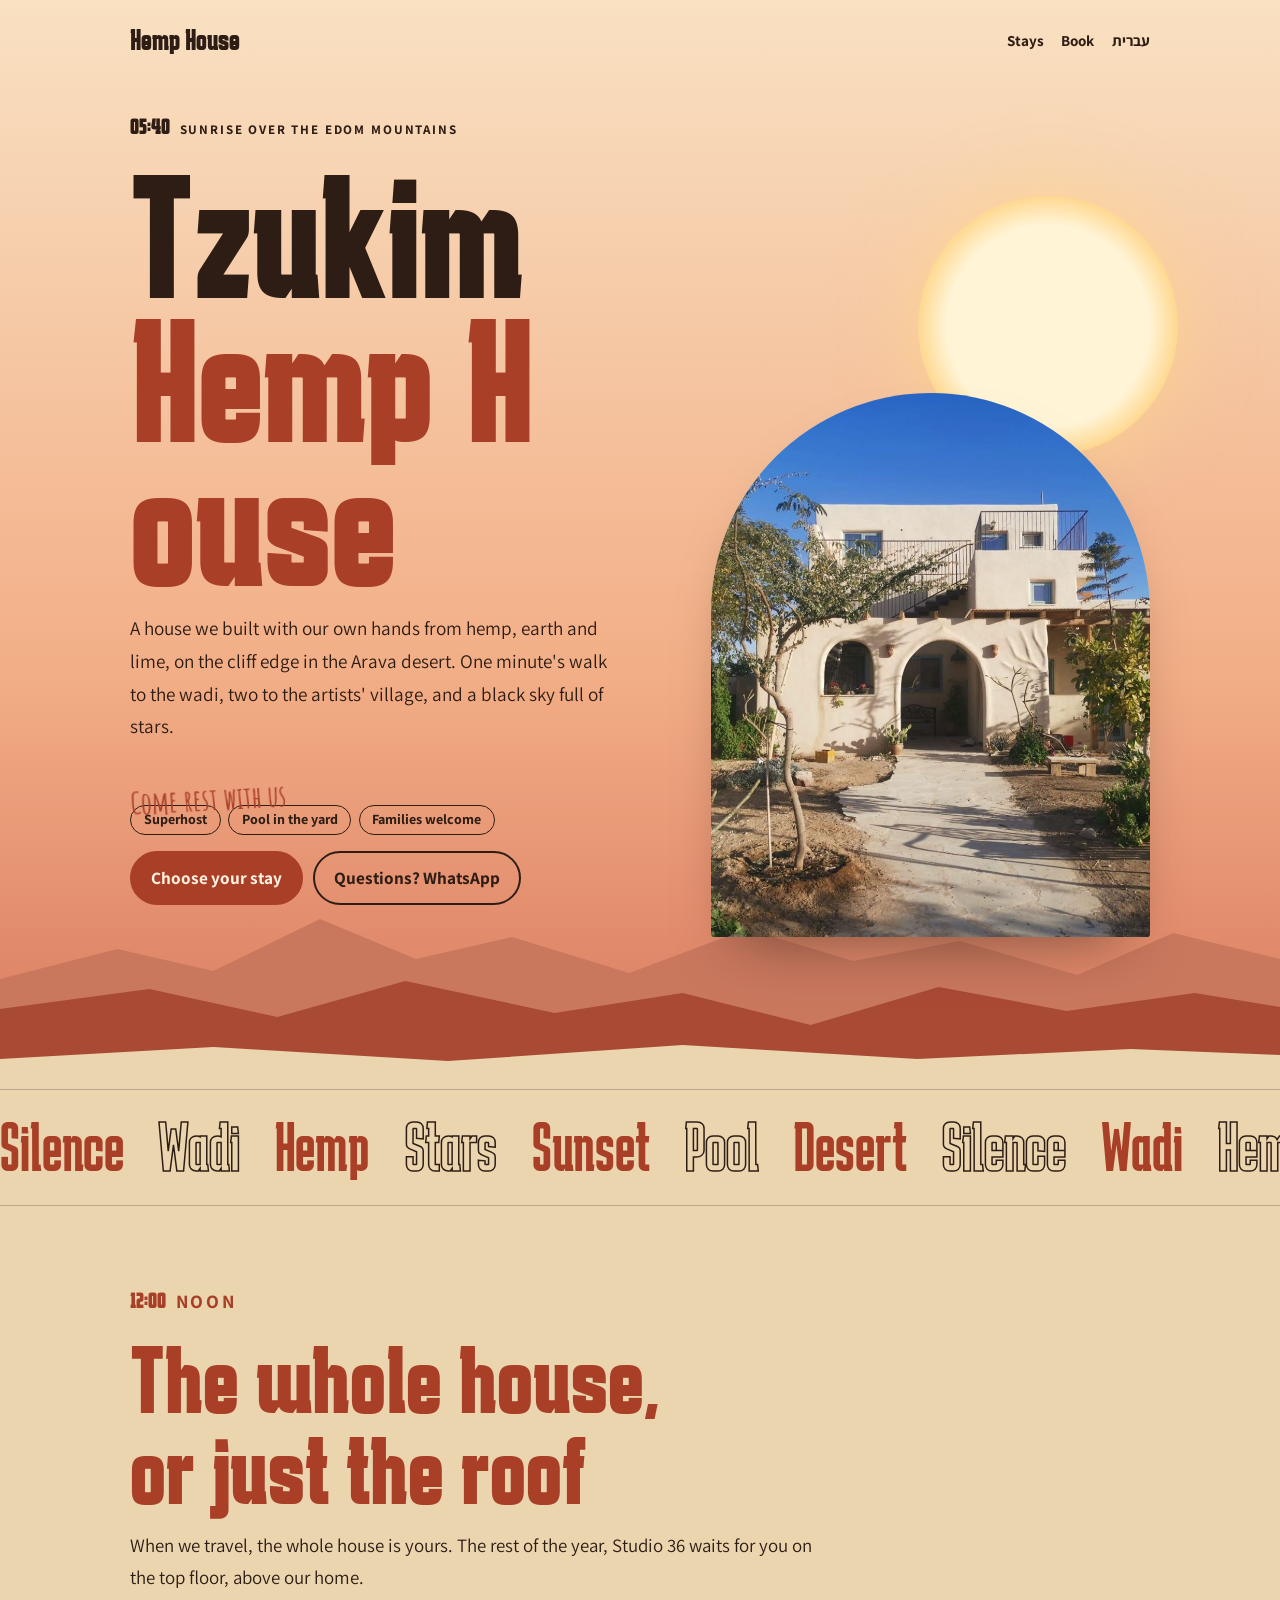
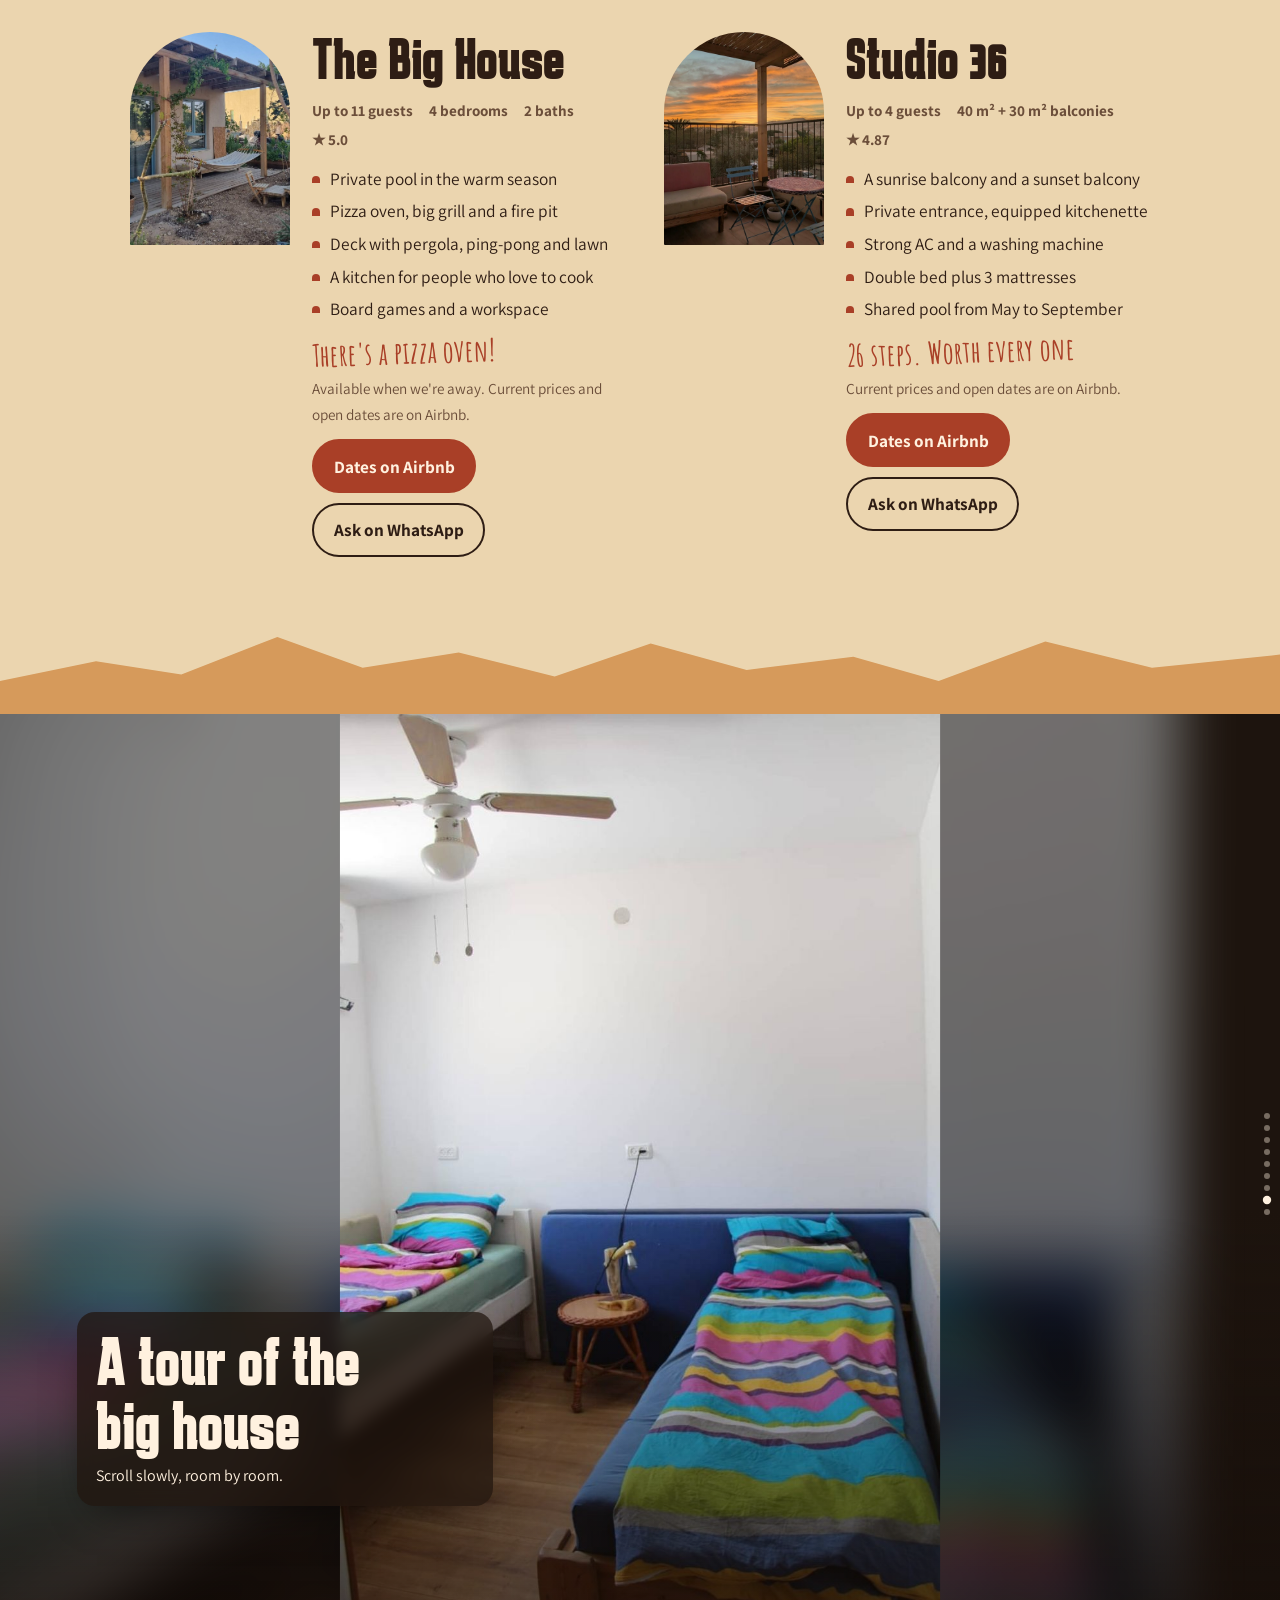
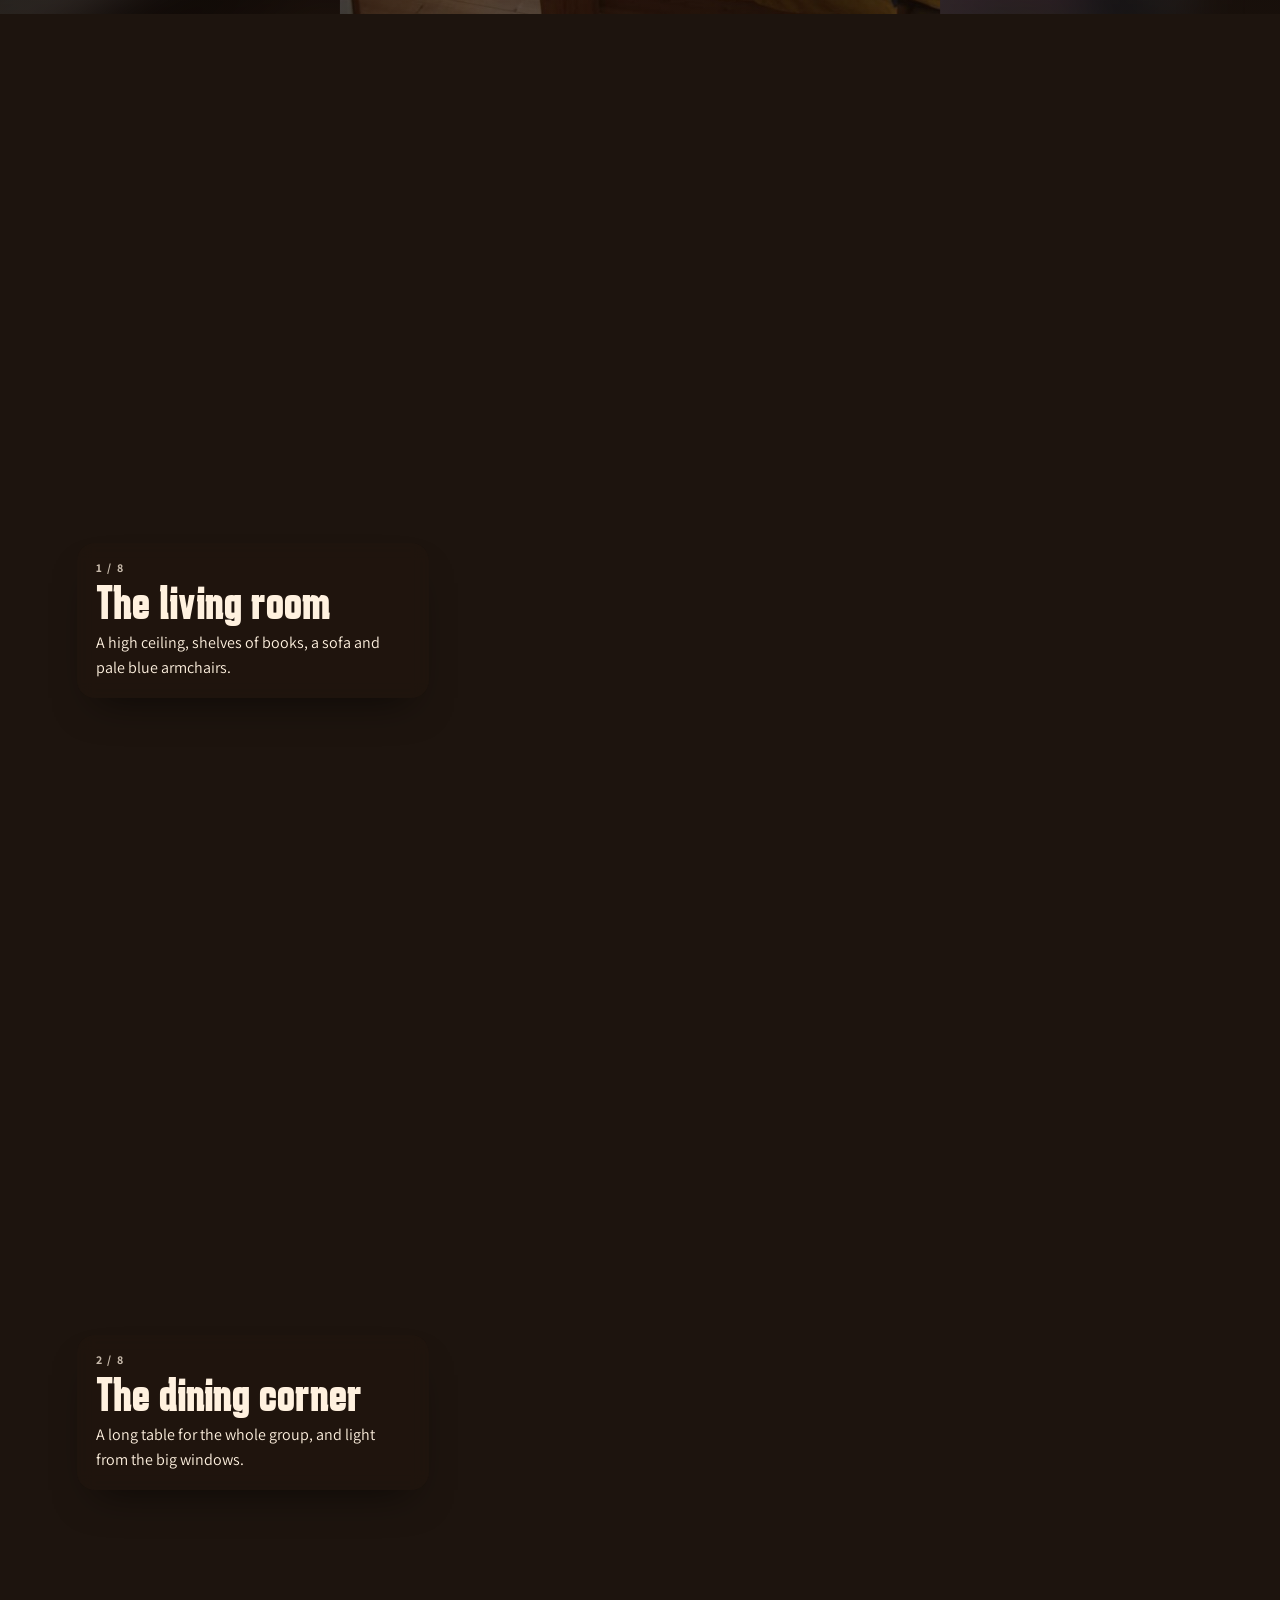
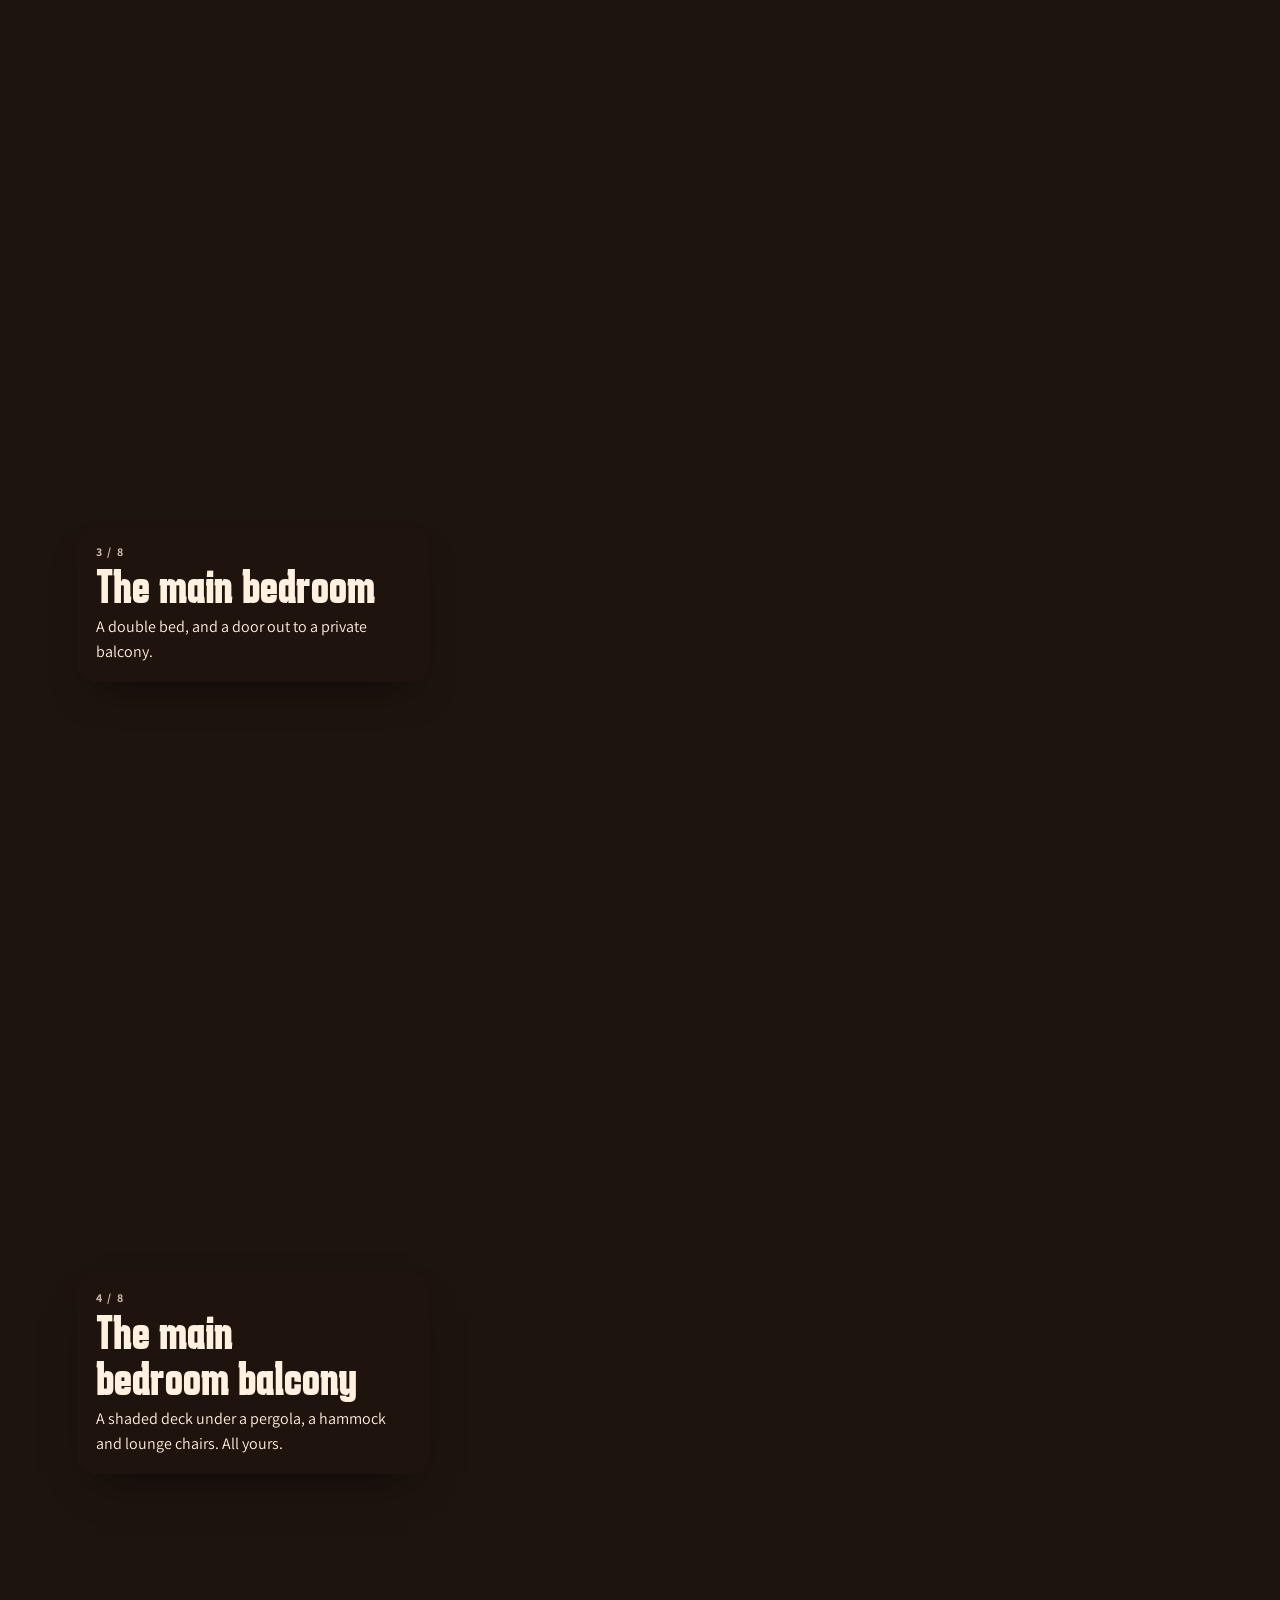
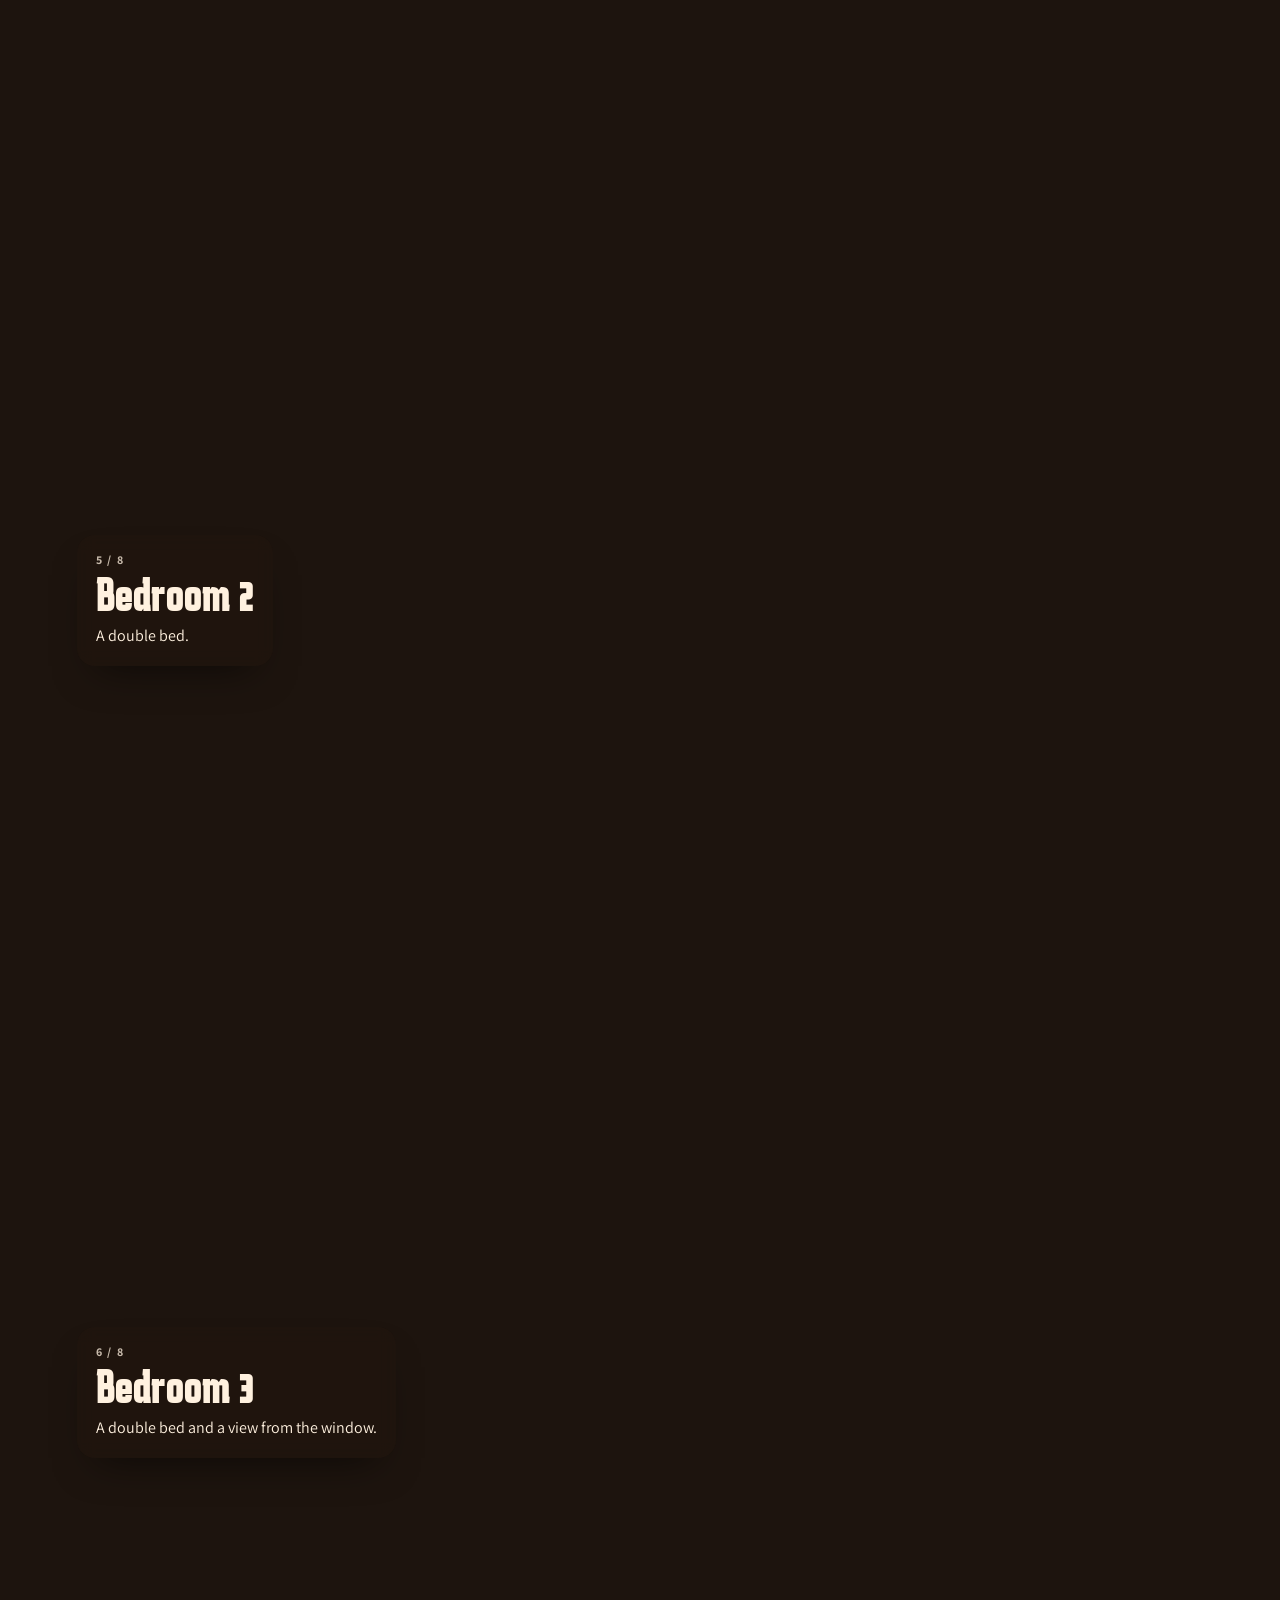
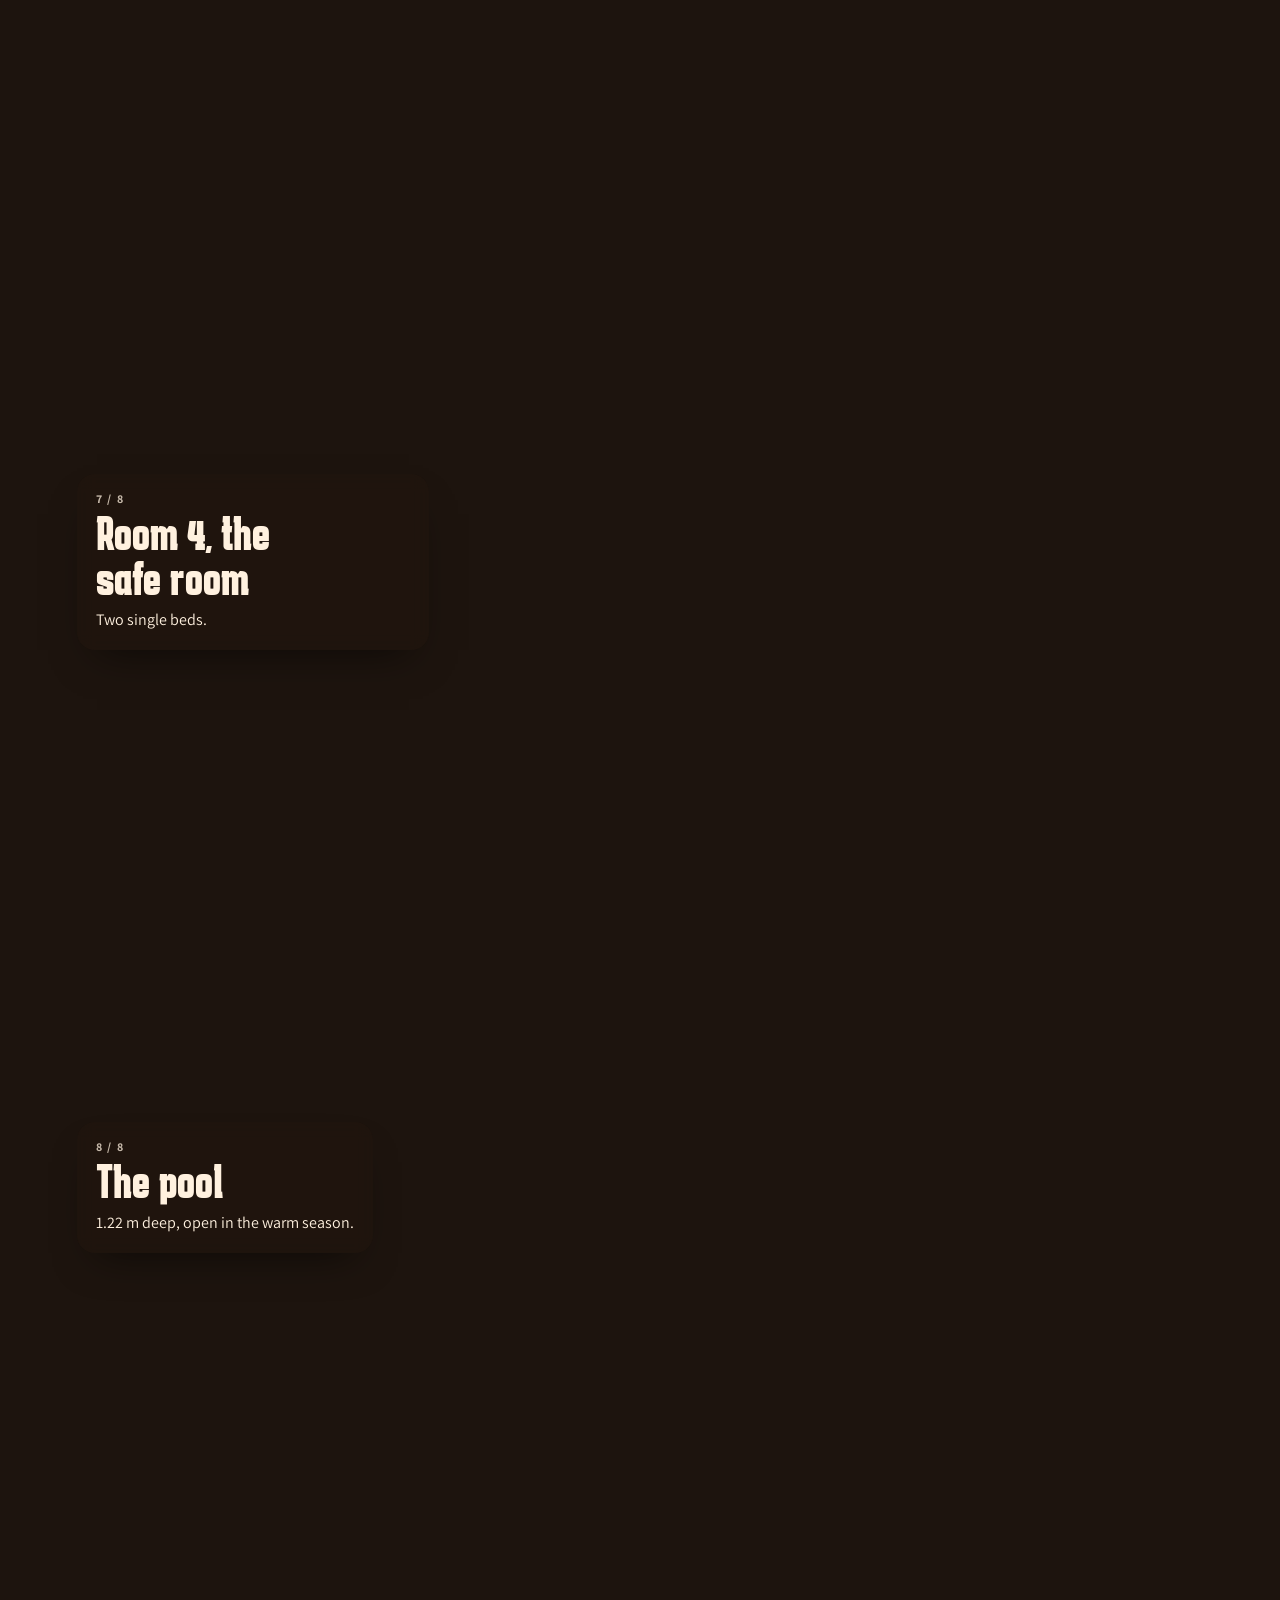
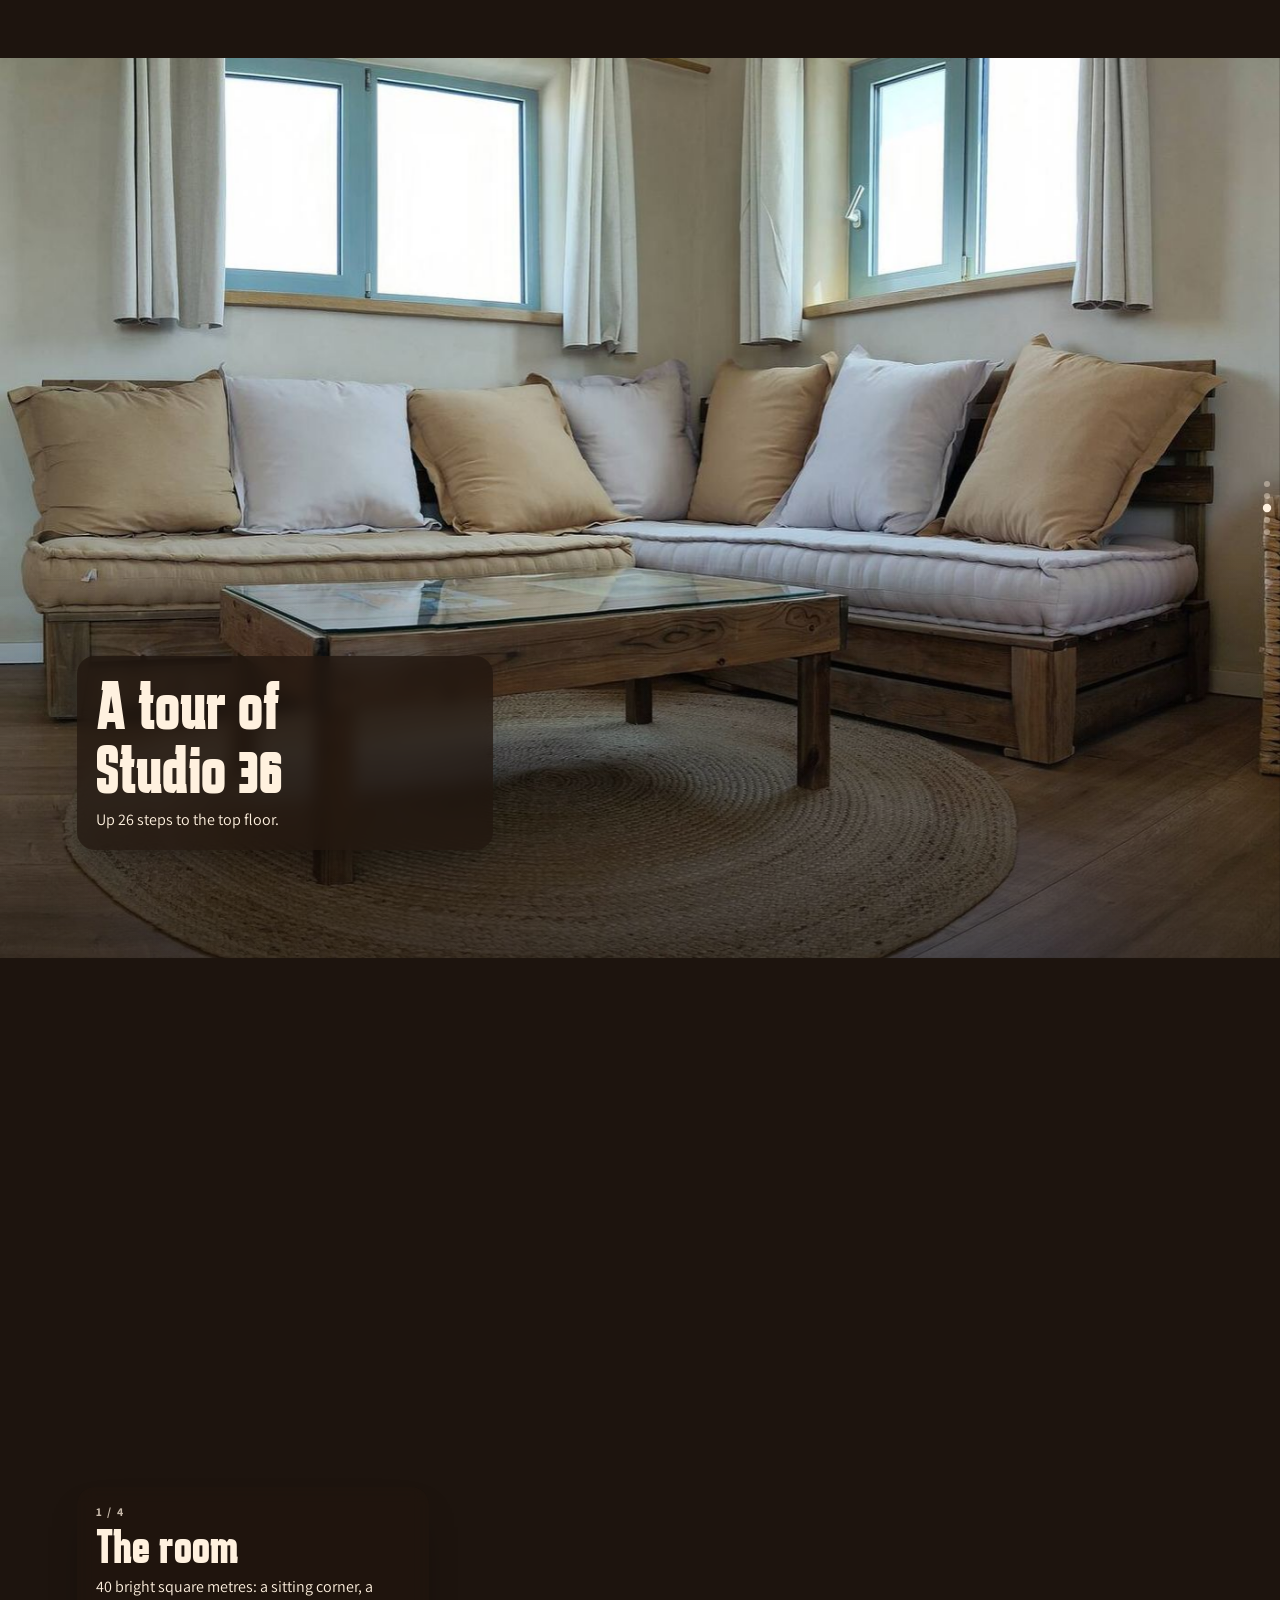
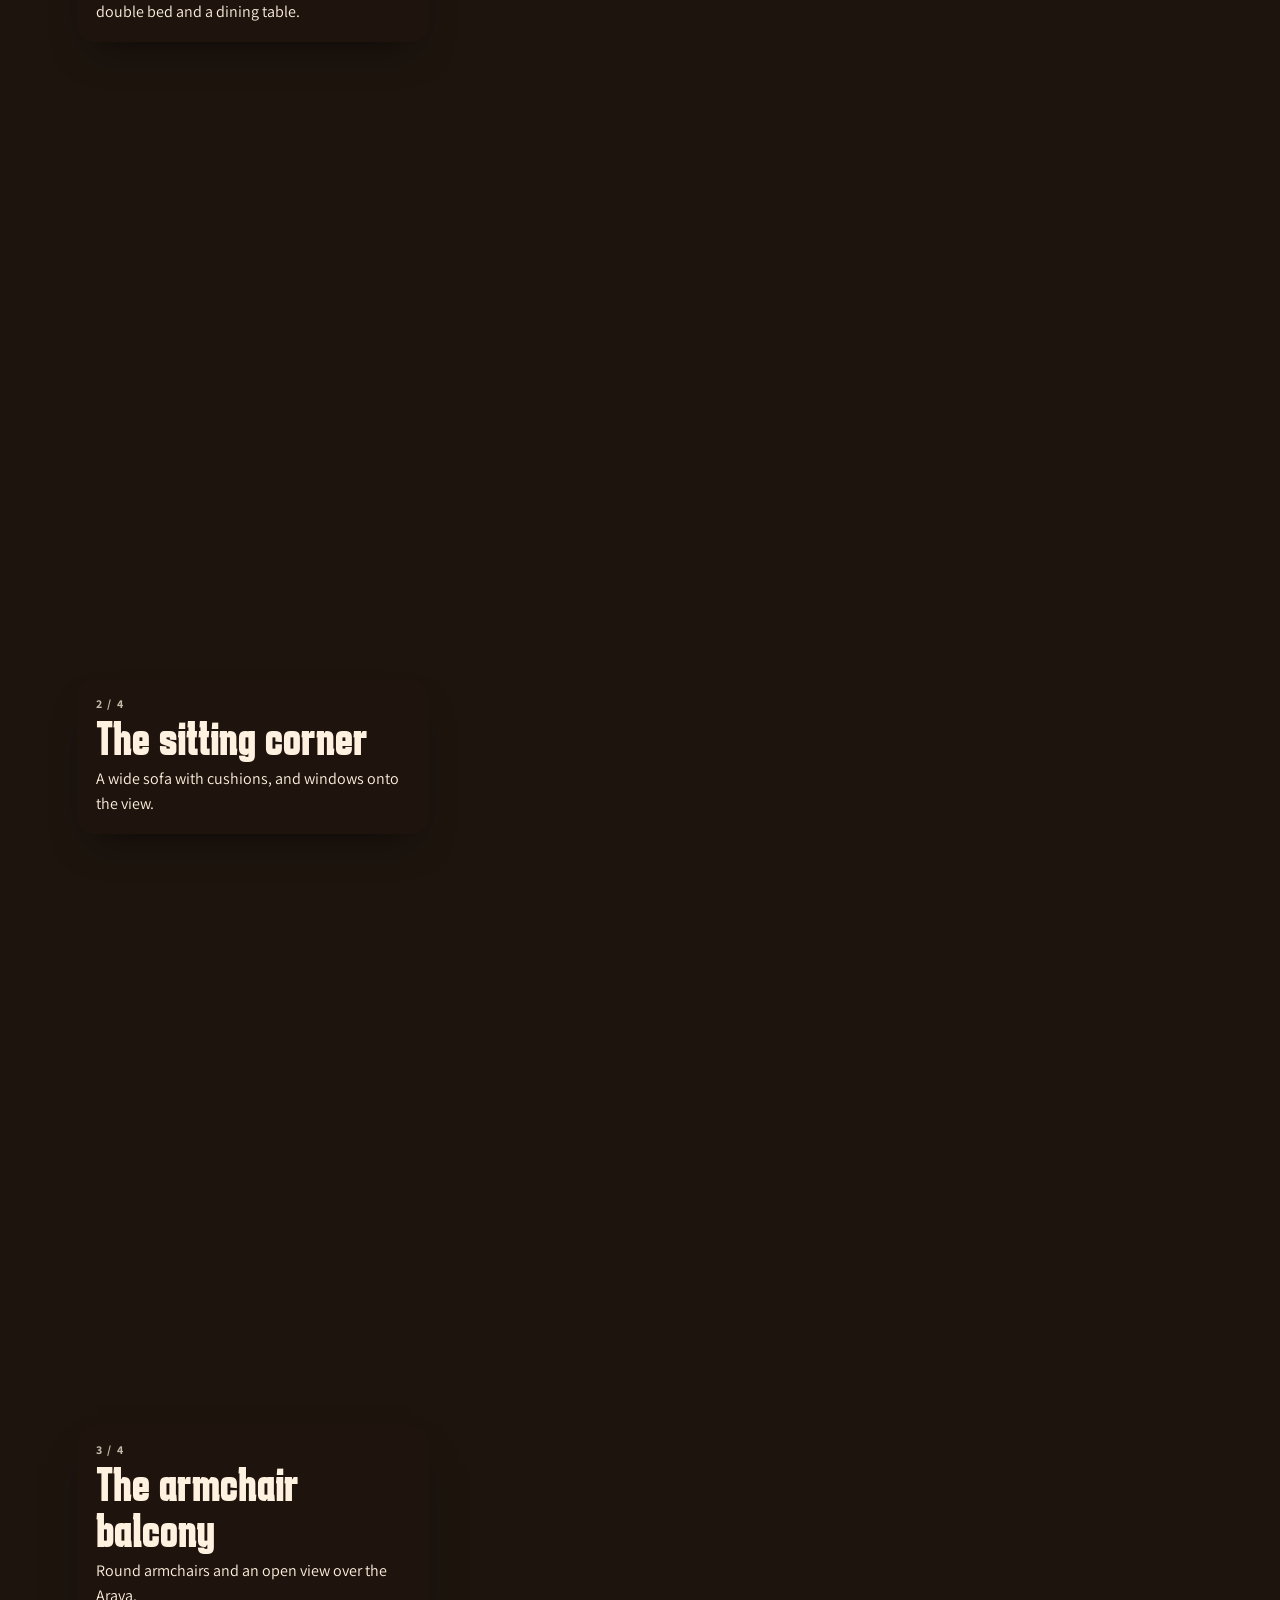
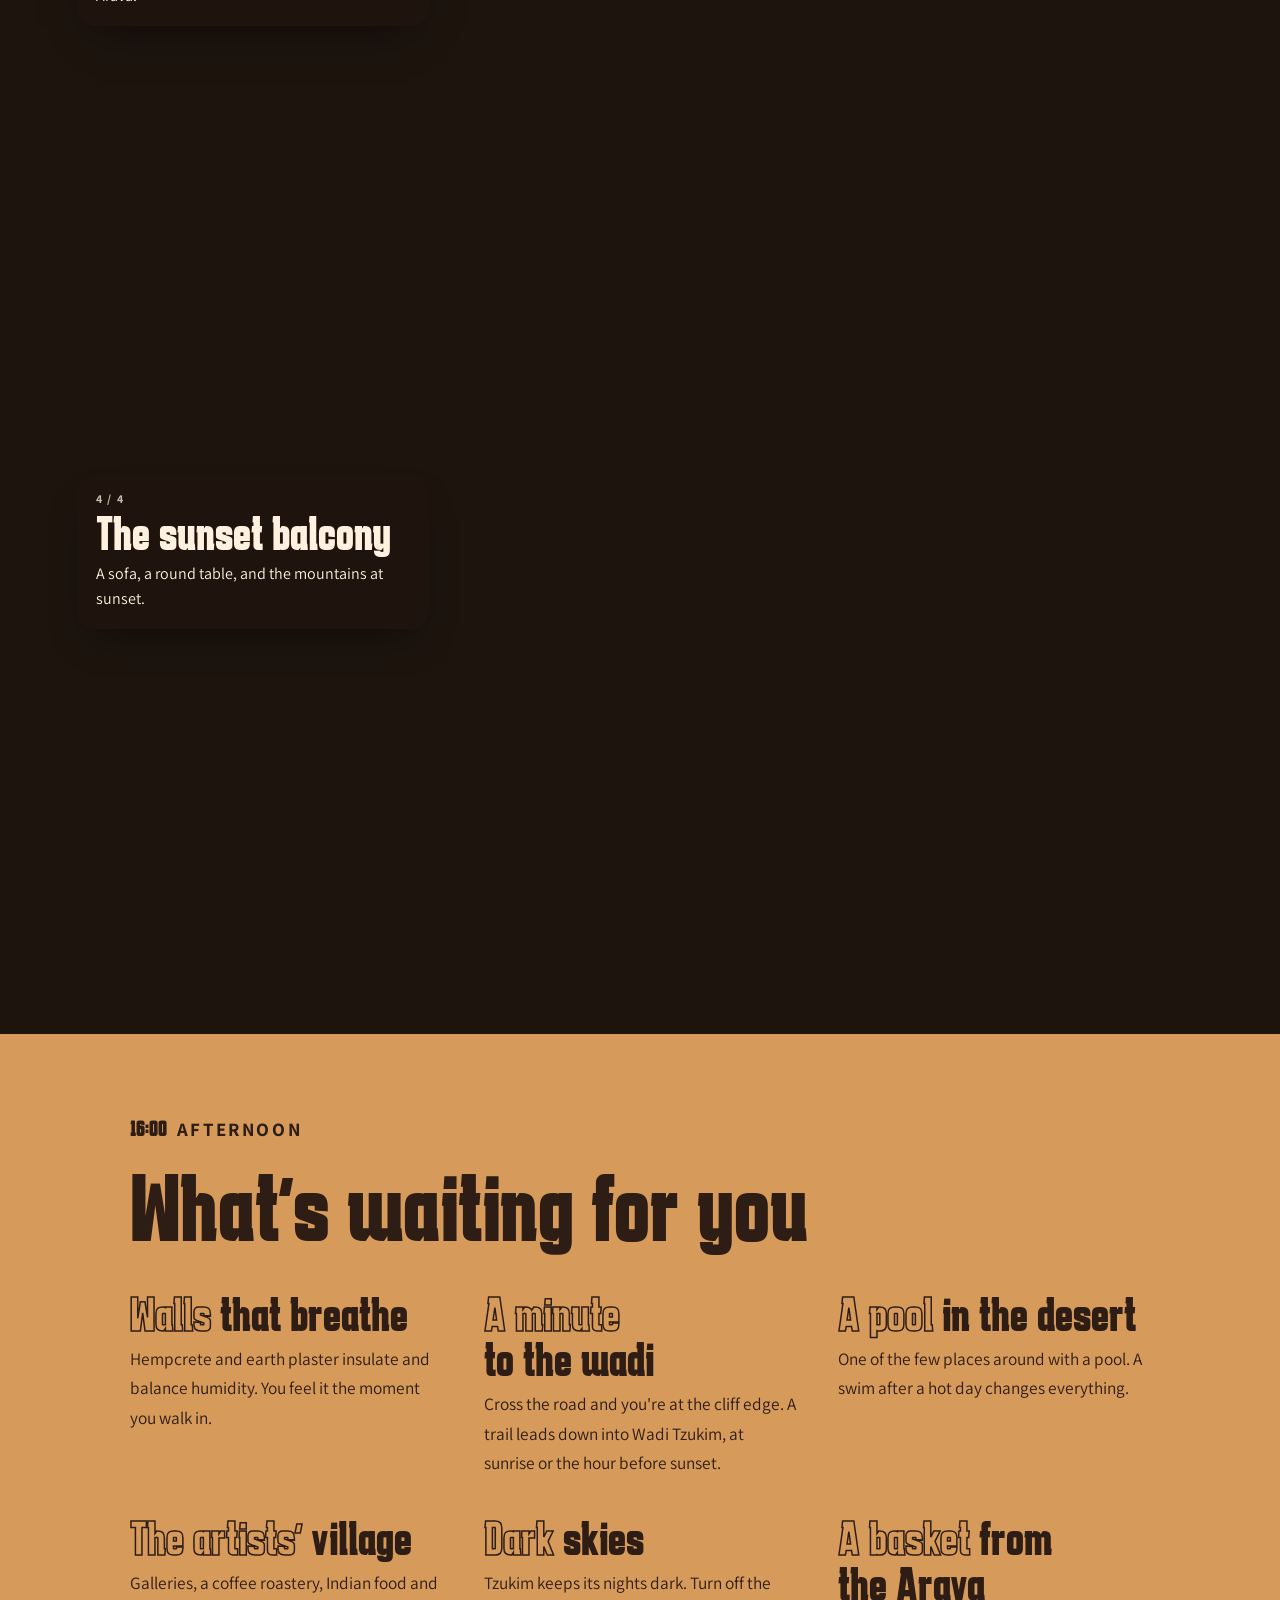
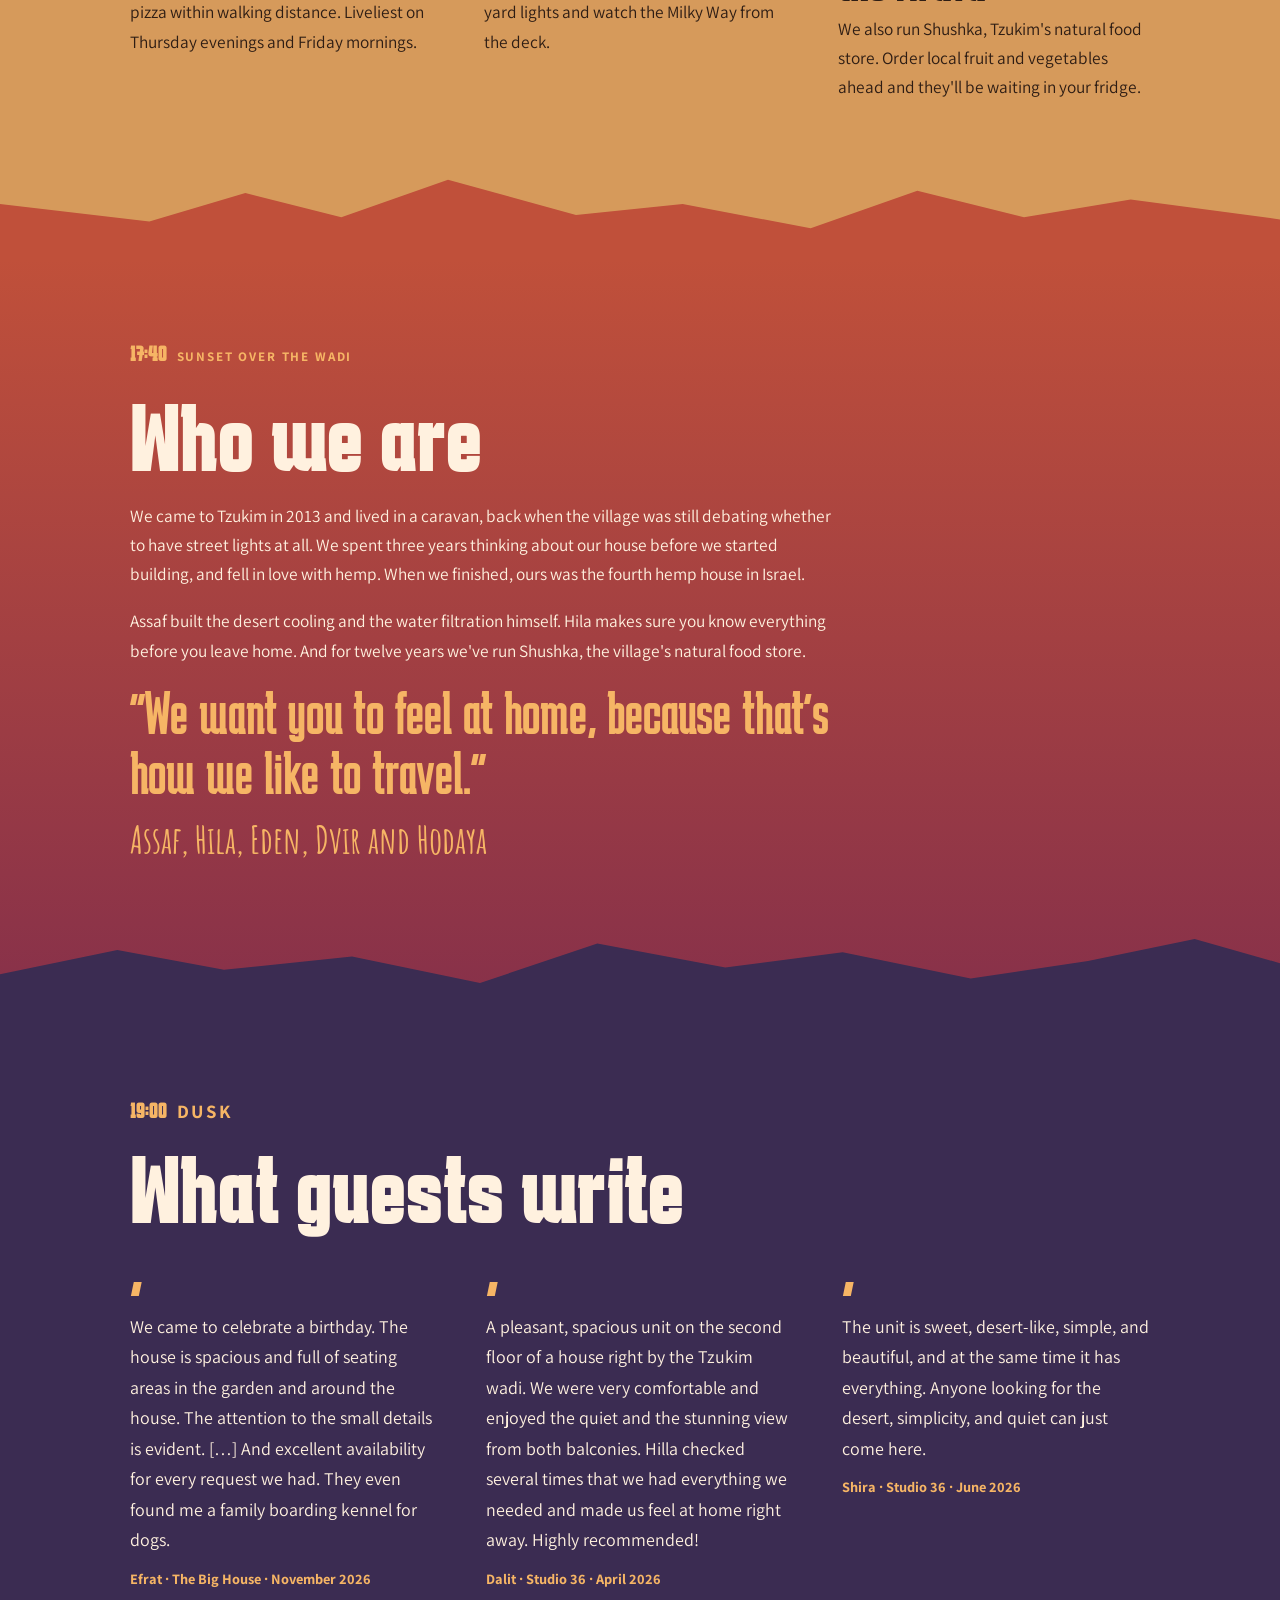
<file: en/index.html>
<!doctype html>
<html lang="en" dir="ltr">
<head>
<meta charset="utf-8">
<meta name="viewport" content="width=device-width, initial-scale=1, viewport-fit=cover">
<title>Tzukim Hemp House</title>
<meta name="claude:viewport-fit-sides" content="cover">
<meta name="description" content="A hand-built hemp house on the cliff edge in Tzukim, in Israel's Arava desert. Rent the whole house with a pool for up to 11 guests, or Studio 36 on the roof with desert views.">
<meta name="theme-color" content="#F9E1C2">
<link rel="canonical" href="https://stay.shushka.co.il/en/">
<link rel="alternate" hreflang="he" href="https://stay.shushka.co.il/">
<link rel="alternate" hreflang="en" href="https://stay.shushka.co.il/en/">
<meta property="og:type" content="website">
<meta property="og:title" content="Tzukim Hemp House">
<meta property="og:description" content="A hand-built hemp house on the cliff edge in the Arava desert. The whole house with a pool, or a rooftop studio.">
<meta property="og:image" content="https://stay.shushka.co.il/assets/images/house-front.jpg">
<meta property="og:url" content="https://stay.shushka.co.il/en/">
<meta property="og:locale" content="en_US">
<link rel="preconnect" href="https://fonts.googleapis.com">
<link rel="preconnect" href="https://fonts.gstatic.com" crossorigin>
<link rel="stylesheet" href="https://fonts.googleapis.com/css2?family=Karantina:wght@400;700&family=Assistant:wght@400;600;700&family=Amatic+SC:wght@700&display=swap">
<link rel="stylesheet" href="../assets/site.css">
<link rel="stylesheet" href="../assets/tour.css">
<script type="application/ld+json">
{"@context":"https://schema.org","@type":"LodgingBusiness","name":"Tzukim Hemp House","url":"https://stay.shushka.co.il/en/","image":"https://stay.shushka.co.il/assets/images/house-front.jpg","telephone":"+972546995623","address":{"@type":"PostalAddress","addressLocality":"Tzukim","addressRegion":"Central Arava","addressCountry":"IL"}}
</script>
</head>
<body>

<header class="bar">
  <div class="wrap">
    <a class="brand" href="./">Hemp House</a>
    <nav aria-label="Main">
      <a href="#units">Stays</a>
      <a href="#contact">Book</a>
      <a href="../" lang="he" hreflang="he">עברית</a>
    </nav>
  </div>
</header>

<div class="band dawn">
  <div class="sun" aria-hidden="true"></div>
  <div class="wrap hero">
    <div class="txt">
      <p class="clock"><b>05:40</b> Sunrise over the Edom Mountains</p>
      <h1 aria-label="Tzukim Hemp House"><span aria-hidden="true"><span class="ch" style="--i:0">T</span><span class="ch" style="--i:1">z</span><span class="ch" style="--i:2">u</span><span class="ch" style="--i:3">k</span><span class="ch" style="--i:4">i</span><span class="ch" style="--i:5">m</span><span class="l2"><span class="ch" style="--i:6">H</span><span class="ch" style="--i:7">e</span><span class="ch" style="--i:8">m</span><span class="ch" style="--i:9">p</span> <span class="ch" style="--i:10">H</span><span class="ch" style="--i:11">o</span><span class="ch" style="--i:12">u</span><span class="ch" style="--i:13">s</span><span class="ch" style="--i:14">e</span></span></span></h1>
      <p class="lead">A house we built with our own hands from hemp, earth and lime, on the cliff edge in the Arava desert. One minute's walk to the wadi, two to the artists' village, and a black sky full of stars.</p>
      <p class="hand">Come rest with us</p>
      <div class="chips"><span>Superhost</span><span>Pool in the yard</span><span>Families welcome</span></div>
      <div class="btnrow">
        <a class="btn solid" href="#units">Choose your stay</a>
        <a class="btn" href="https://wa.me/972546995623?text=Hi%2C%20we%27d%20like%20to%20ask%20about%20dates%20at%20the%20Tzukim%20Hemp%20House" target="_blank" rel="noopener">Questions? WhatsApp</a>
      </div>
    </div>
    <div class="arch"><img src="../assets/images/house-front.jpg" alt="The hemp house: pale plaster walls, an arched entrance and young trees" width="1400" height="1050"></div>
  </div>
  <div class="ridges" aria-hidden="true">
    <svg class="r1" viewBox="0 0 1200 200" preserveAspectRatio="none"><path style="fill:#C9785E" d="M0 200 L0 90 L110 60 L200 82 L300 30 L390 70 L480 48 L590 84 L700 40 L800 72 L900 52 L1010 86 L1100 44 L1200 70 L1200 200Z"/></svg>
    <svg class="r2" viewBox="0 0 1200 200" preserveAspectRatio="none"><path style="fill:#A94A35" d="M0 200 L0 120 L140 100 L260 128 L380 92 L520 124 L640 104 L760 136 L880 98 L1000 122 L1120 104 L1200 118 L1200 200Z"/></svg>
    <svg class="r3" viewBox="0 0 1200 200" preserveAspectRatio="none"><path style="fill:var(--sand)" d="M0 200 L0 170 L200 158 L420 172 L640 156 L860 170 L1060 160 L1200 166 L1200 200Z"/></svg>
  </div>
</div>

<div class="marquee" aria-hidden="true"><div class="track">
  <span>Silence</span><span>Wadi</span><span>Hemp</span><span>Stars</span><span>Sunset</span><span>Pool</span><span>Desert</span><span>Silence</span><span>Wadi</span><span>Hemp</span><span>Stars</span><span>Sunset</span><span>Pool</span><span>Desert</span>
</div></div>

<main>
<div class="band noon" id="units">
  <div class="wrap sec">
    <div class="sec-head">
      <p class="clock"><b>12:00</b> Noon</p>
      <h2 class="reveal">The whole house, or just the roof</h2>
      <p>When we travel, the whole house is yours. The rest of the year, Studio 36 waits for you on the top floor, above our home.</p>
    </div>
    <div class="units">
      <article class="unit">
        <div class="arch"><img src="../assets/images/house-1.jpg" alt="The main bedroom balcony: a deck under a pergola, a hammock and lounge chairs" loading="lazy" width="1400" height="1050"></div>
        <div class="info">
          <h3>The Big House</h3>
          <div class="specs"><span>Up to 11 guests</span><span>4 bedrooms</span><span>2 baths</span><span>★ 5.0</span></div>
          <ul>
            <li>Private pool in the warm season</li>
            <li>Pizza oven, big grill and a fire pit</li>
            <li>Deck with pergola, ping-pong and lawn</li>
            <li>A kitchen for people who love to cook</li>
            <li>Board games and a workspace</li>
          </ul>
          <p class="hand note">There's a pizza oven!</p>
          <p class="price">Available when we're away. Current prices and open dates are on Airbnb.</p>
          <div class="btnrow">
            <a class="btn solid" href="https://www.airbnb.com/h/zuqimhemphouse" target="_blank" rel="noopener">Dates on Airbnb</a>
            <a class="btn" href="https://wa.me/972546995623?text=Hi%2C%20we%27d%20like%20to%20ask%20about%20the%20Big%20House%20for%20these%20dates%3A%20" target="_blank" rel="noopener">Ask on WhatsApp</a>
          </div>
        </div>
      </article>
      <article class="unit">
        <div class="arch"><img src="../assets/images/studio-1.jpg" alt="Studio 36 sunset balcony: a sofa, pale blue chairs and an orange sky over the mountains" loading="lazy" width="900" height="1600"></div>
        <div class="info">
          <h3>Studio 36</h3>
          <div class="specs"><span>Up to 4 guests</span><span>40 m² + 30 m² balconies</span><span>★ 4.87</span></div>
          <ul>
            <li>A sunrise balcony and a sunset balcony</li>
            <li>Private entrance, equipped kitchenette</li>
            <li>Strong AC and a washing machine</li>
            <li>Double bed plus 3 mattresses</li>
            <li>Shared pool from May to September</li>
          </ul>
          <p class="hand note">26 steps. Worth every one</p>
          <p class="price">Current prices and open dates are on Airbnb.</p>
          <div class="btnrow">
            <a class="btn solid" href="https://www.airbnb.com/h/studio36zuqim" target="_blank" rel="noopener">Dates on Airbnb</a>
            <a class="btn" href="https://wa.me/972546995623?text=Hi%2C%20we%27d%20like%20to%20ask%20about%20Studio%2036%20for%20these%20dates%3A%20" target="_blank" rel="noopener">Ask on WhatsApp</a>
          </div>
        </div>
      </article>
    </div>
  </div>
  <svg class="ridge" viewBox="0 0 1200 100" preserveAspectRatio="none" aria-hidden="true"><path style="fill:var(--ochre)" d="M0 100 L0 70 L90 52 L170 64 L260 30 L340 58 L430 44 L520 66 L610 36 L700 60 L800 48 L880 70 L980 34 L1080 58 L1200 46 L1200 100Z"/></svg>
</div>

<div class="band afternoon">
<section class="tour" aria-label="Tour of the big house">
  <div class="tour-stage">
    <div class="tour-slide"><img class="blur" src="../assets/images/house-path.jpg" alt="" loading="lazy"><img class="pic" src="../assets/images/house-path.jpg" alt="A tour of the big house" loading="eager"></div>
    <div class="tour-slide"><img class="blur" src="../assets/images/house-living.jpg" alt="" loading="lazy"><img class="pic" src="../assets/images/house-living.jpg" alt="The living room" loading="lazy"></div>
    <div class="tour-slide"><img class="blur" src="../assets/images/house-dining.jpg" alt="" loading="lazy"><img class="pic" src="../assets/images/house-dining.jpg" alt="The dining corner" loading="lazy"></div>
    <div class="tour-slide"><img class="blur" src="../assets/images/house-bed1.jpg" alt="" loading="lazy"><img class="pic" src="../assets/images/house-bed1.jpg" alt="The main bedroom" loading="lazy"></div>
    <div class="tour-slide"><img class="blur" src="../assets/images/house-1.jpg" alt="" loading="lazy"><img class="pic" src="../assets/images/house-1.jpg" alt="The main bedroom balcony" loading="lazy"></div>
    <div class="tour-slide"><img class="blur" src="../assets/images/house-bed2.jpg" alt="" loading="lazy"><img class="pic" src="../assets/images/house-bed2.jpg" alt="Bedroom 2" loading="lazy"></div>
    <div class="tour-slide"><img class="blur" src="../assets/images/house-bed3.jpg" alt="" loading="lazy"><img class="pic" src="../assets/images/house-bed3.jpg" alt="Bedroom 3" loading="lazy"></div>
    <div class="tour-slide"><img class="blur" src="../assets/images/house-bed4.jpg" alt="" loading="lazy"><img class="pic" src="../assets/images/house-bed4.jpg" alt="Room 4, the safe room" loading="lazy"></div>
    <div class="tour-slide"><img class="blur" src="../assets/images/house-pool.jpg" alt="" loading="lazy"><img class="pic" src="../assets/images/house-pool.jpg" alt="The pool" loading="lazy"></div>
    <div class="tour-dots" aria-hidden="true"></div>
  </div>
  <div class="tour-steps">
    <div class="tour-step tour-intro"><div class="tour-card"><h3>A tour of the big house</h3><p>Scroll slowly, room by room.</p></div></div>
    <div class="tour-step"><div class="tour-card"><p class="n">1 / 8</p><h3>The living room</h3><p>A high ceiling, shelves of books, a sofa and pale blue armchairs.</p></div></div>
    <div class="tour-step"><div class="tour-card"><p class="n">2 / 8</p><h3>The dining corner</h3><p>A long table for the whole group, and light from the big windows.</p></div></div>
    <div class="tour-step"><div class="tour-card"><p class="n">3 / 8</p><h3>The main bedroom</h3><p>A double bed, and a door out to a private balcony.</p></div></div>
    <div class="tour-step"><div class="tour-card"><p class="n">4 / 8</p><h3>The main bedroom balcony</h3><p>A shaded deck under a pergola, a hammock and lounge chairs. All yours.</p></div></div>
    <div class="tour-step"><div class="tour-card"><p class="n">5 / 8</p><h3>Bedroom 2</h3><p>A double bed.</p></div></div>
    <div class="tour-step"><div class="tour-card"><p class="n">6 / 8</p><h3>Bedroom 3</h3><p>A double bed and a view from the window.</p></div></div>
    <div class="tour-step"><div class="tour-card"><p class="n">7 / 8</p><h3>Room 4, the safe room</h3><p>Two single beds.</p></div></div>
    <div class="tour-step"><div class="tour-card"><p class="n">8 / 8</p><h3>The pool</h3><p>1.22 m deep, open in the warm season.</p></div></div>
  </div>
</section>
<section class="tour" aria-label="Tour of Studio 36">
  <div class="tour-stage">
    <div class="tour-slide"><img class="blur" src="../assets/images/studio-entrance.jpg" alt="" loading="lazy"><img class="pic" src="../assets/images/studio-entrance.jpg" alt="A tour of Studio 36" loading="eager"></div>
    <div class="tour-slide"><img class="blur" src="../assets/images/studio-inside.jpg" alt="" loading="lazy"><img class="pic" src="../assets/images/studio-inside.jpg" alt="The room" loading="lazy"></div>
    <div class="tour-slide"><img class="blur" src="../assets/images/studio-sofa.jpg" alt="" loading="lazy"><img class="pic" src="../assets/images/studio-sofa.jpg" alt="The sitting corner" loading="lazy"></div>
    <div class="tour-slide"><img class="blur" src="../assets/images/studio-balcony.jpg" alt="" loading="lazy"><img class="pic" src="../assets/images/studio-balcony.jpg" alt="The armchair balcony" loading="lazy"></div>
    <div class="tour-slide"><img class="blur" src="../assets/images/studio-sunset.jpg" alt="" loading="lazy"><img class="pic" src="../assets/images/studio-sunset.jpg" alt="The sunset balcony" loading="lazy"></div>
    <div class="tour-dots" aria-hidden="true"></div>
  </div>
  <div class="tour-steps">
    <div class="tour-step tour-intro"><div class="tour-card"><h3>A tour of Studio 36</h3><p>Up 26 steps to the top floor.</p></div></div>
    <div class="tour-step"><div class="tour-card"><p class="n">1 / 4</p><h3>The room</h3><p>40 bright square metres: a sitting corner, a double bed and a dining table.</p></div></div>
    <div class="tour-step"><div class="tour-card"><p class="n">2 / 4</p><h3>The sitting corner</h3><p>A wide sofa with cushions, and windows onto the view.</p></div></div>
    <div class="tour-step"><div class="tour-card"><p class="n">3 / 4</p><h3>The armchair balcony</h3><p>Round armchairs and an open view over the Arava.</p></div></div>
    <div class="tour-step"><div class="tour-card"><p class="n">4 / 4</p><h3>The sunset balcony</h3><p>A sofa, a round table, and the mountains at sunset.</p></div></div>
  </div>
</section>
  <div class="wrap sec">
    <div class="sec-head">
      <p class="clock"><b>16:00</b> Afternoon</p>
      <h2 class="reveal">What's waiting for you</h2>
    </div>
    <div class="reasons">
      <div class="reason"><h3><span class="outline">Walls</span> that breathe</h3><p>Hempcrete and earth plaster insulate and balance humidity. You feel it the moment you walk in.</p></div>
      <div class="reason"><h3><span class="outline">A minute</span> to the wadi</h3><p>Cross the road and you're at the cliff edge. A trail leads down into Wadi Tzukim, at sunrise or the hour before sunset.</p></div>
      <div class="reason"><h3><span class="outline">A pool</span> in the desert</h3><p>One of the few places around with a pool. A swim after a hot day changes everything.</p></div>
      <div class="reason"><h3><span class="outline">The artists'</span> village</h3><p>Galleries, a coffee roastery, Indian food and pizza within walking distance. Liveliest on Thursday evenings and Friday mornings.</p></div>
      <div class="reason"><h3><span class="outline">Dark</span> skies</h3><p>Tzukim keeps its nights dark. Turn off the yard lights and watch the Milky Way from the deck.</p></div>
      <div class="reason"><h3><span class="outline">A basket</span> from the Arava</h3><p>We also run Shushka, Tzukim's natural food store. Order local fruit and vegetables ahead and they'll be waiting in your fridge.</p></div>
    </div>
  </div>
  <svg class="ridge" viewBox="0 0 1200 100" preserveAspectRatio="none" aria-hidden="true"><path style="fill:var(--sunset-1)" d="M0 100 L0 50 L140 66 L230 40 L320 62 L420 28 L540 60 L640 50 L760 72 L860 38 L960 62 L1060 46 L1200 64 L1200 100Z"/></svg>
</div>

<div class="band sunset">
  <div class="wrap sec">
    <div class="story">
      <div class="txt">
        <p class="clock"><b>17:40</b> Sunset over the wadi</p>
        <h2 class="reveal">Who we are</h2>
        <p>We came to Tzukim in 2013 and lived in a caravan, back when the village was still debating whether to have street lights at all. We spent three years thinking about our house before we started building, and fell in love with hemp. When we finished, ours was the fourth hemp house in Israel.</p>
        <p>Assaf built the desert cooling and the water filtration himself. Hila makes sure you know everything before you leave home. And for twelve years we've run Shushka, the village's natural food store.</p>
        <p class="pull">"We want you to feel at home, because that's how we like to travel."</p>
        <p class="hand">Assaf, Hila, Eden, Dvir and Hodaya</p>
      </div>
      <!-- family photo goes here when ready: <div class="arch"><img src="../assets/images/hosts.jpg" alt="" width="" height=""></div> -->
    </div>
  </div>
  <svg class="ridge" viewBox="0 0 1200 100" preserveAspectRatio="none" aria-hidden="true"><path style="fill:var(--dusk)" d="M0 100 L0 62 L110 40 L210 58 L330 46 L450 70 L560 34 L680 56 L790 42 L910 66 L1020 50 L1120 30 L1200 52 L1200 100Z"/></svg>
</div>

<div class="band dusk">
  <div class="wrap sec">
    <div class="sec-head">
      <p class="clock"><b>19:00</b> Dusk</p>
      <h2 class="reveal">What guests write</h2>
    </div>
    <div class="reviews">
      <blockquote><p>We came to celebrate a birthday. The house is spacious and full of seating areas in the garden and around the house. The attention to the small details is evident. […] And excellent availability for every request we had. They even found me a family boarding kennel for dogs.</p><cite>Efrat · The Big House · November 2026</cite></blockquote>
      <blockquote><p>A pleasant, spacious unit on the second floor of a house right by the Tzukim wadi. We were very comfortable and enjoyed the quiet and the stunning view from both balconies. Hilla checked several times that we had everything we needed and made us feel at home right away. Highly recommended!</p><cite>Dalit · Studio 36 · April 2026</cite></blockquote>
      <blockquote><p>The unit is sweet, desert-like, simple, and beautiful, and at the same time it has everything. Anyone looking for the desert, simplicity, and quiet can just come here.</p><cite>Shira · Studio 36 · June 2026</cite></blockquote>
      <blockquote><p>The house is charming and well-equipped, and gave us exactly what we were looking for: 4 comfortable bedrooms, an excellent kitchen, a pleasant pool and a ping-pong table.</p><cite>Dafna · The Big House · October 2025</cite></blockquote>
      <blockquote><p>I enjoyed staying so much, I didn't want to leave. Close to the wadi and to the center of the community, great balconies for sunrise and sunset, and 360-degree desert views.</p><cite>Natalie · Studio 36 · March 2026</cite></blockquote>
      <blockquote><p>There were 8 adults, a girl, and a baby, and we also rented the guest unit upstairs for us parents. The living room and dining area allowed for great family bonding time.</p><cite>Dan · The Big House · July 2026</cite></blockquote>
    </div>
  </div>
  <svg class="ridge" viewBox="0 0 1200 100" preserveAspectRatio="none" aria-hidden="true"><path style="fill:var(--night)" d="M0 100 L0 44 L120 60 L240 36 L360 64 L470 50 L590 72 L700 40 L820 58 L930 30 L1050 62 L1200 48 L1200 100Z"/></svg>
</div>

<div class="band night dark">
  <canvas id="sky" aria-hidden="true"></canvas>
  <div class="wrap sec">
    <div class="sec-head">
      <p class="clock"><b>22:00</b> Night</p>
      <h2 class="reveal">Every season has its desert</h2>
      <p>The Arava is dry and warm, and nights are always cooler than days.</p>
    </div>
    <div class="months">
      <div><span>October–November</span><b>Autumn</b><p>Warm days, pleasant evenings outside, a sukkah in the yard at Sukkot.</p></div>
      <div><span>December–February</span><b>Winter</b><p>Sunny days for hiking, cold nights, especially clear skies.</p></div>
      <div><span>March–April</span><b>Spring</b><p>The wadis bloom after the rain. The best time for walking.</p></div>
      <div><span>May–September</span><b>Summer</b><p>Very hot. Walk at sunrise, pool by day, stars at night.</p></div>
    </div>
  </div>
  <div class="wrap sec">
    <div class="sec-head"><h2 class="reveal">Before you book</h2></div>
    <div class="faq">
      <details><summary>Where is it?</summary><p>Tzukim is in the Central Arava, about 1.5 hours from Be'er Sheva, 2.5 hours from Jerusalem, 3 hours from Tel Aviv and a little over an hour from Eilat. Free parking by the house; we'll send exact directions before you arrive.</p></details>
      <details><summary>Is it good for kids?</summary><p>Very. Board games, toys for little ones, a pool (with supervision) and a crib on request. In the studio, keep the 26 steps in mind.</p></details>
      <details><summary>Can we bring a dog?</summary><p>Sorry, no. We don't host dogs, partly because cats live at the house.</p></details>
      <details><summary>Is there air conditioning?</summary><p>The studio has a strong air conditioner. The big house uses a desert cooler, which cools gently without drying the air, plus central AC in the living room for the rare humid days.</p></details>
      <details><summary>Can I work from there?</summary><p>Yes. There's Wi-Fi and a workspace in the big house.</p></details>
      <details><summary>Can we host an event?</summary><p>Tzukim is a quiet village, so we don't host parties. Families and friends who come to rest are very welcome.</p></details>
      <details><summary>What about the kitchen?</summary><p>We don't cook meat in the house. If you do, please use the glass dishes or disposables. The big house has no microwave; the studio does.</p></details>
      <details><summary>How do we book?</summary><p>Through Airbnb, where you'll find the current price, open dates and each unit's cancellation policy. Questions before you book? Message us on WhatsApp.</p></details>
    </div>
  </div>
  <div class="wrap sec" id="contact">
    <div class="contact">
      <div class="card">
        <h2 class="reveal">Come to Tzukim</h2>
        <p>Bookings are through Airbnb, along with prices and open dates. Ask us anything on WhatsApp before you book.</p>
        <div class="btnrow">
          <a class="btn solid" href="https://www.airbnb.com/h/studio36zuqim" target="_blank" rel="noopener">Studio 36 on Airbnb</a>
          <a class="btn solid" href="https://www.airbnb.com/h/zuqimhemphouse" target="_blank" rel="noopener">The Big House on Airbnb</a>
          <a class="btn" href="https://wa.me/972546995623?text=Hi%2C%20we%27d%20like%20to%20ask%20about%20dates%20at%20the%20Tzukim%20Hemp%20House" target="_blank" rel="noopener">Ask Hila on WhatsApp</a>
        </div>
      </div>
      <div class="card">
        <div class="people">
          <div><b>Hila</b><span class="tel">+972 54-699-5623</span></div>
          <div><b>Assaf</b><span class="tel">+972 52-366-6260</span></div>
          <div><b>Shushka</b><a href="https://shushka.co.il" target="_blank" rel="noopener">shushka.co.il</a></div>
        </div>
      </div>
    </div>
  </div>
  <footer class="wrap">
    <p class="sig">Good night from Tzukim</p>
    <p>Tzukim Hemp House · Central Arava, Israel · <a href="../" lang="he">עברית</a></p>
  </footer>
</div>
</main>

<script src="../assets/sky.js" defer></script>
<script src="../assets/tour.js" defer></script>
</body>
</html>
</file>
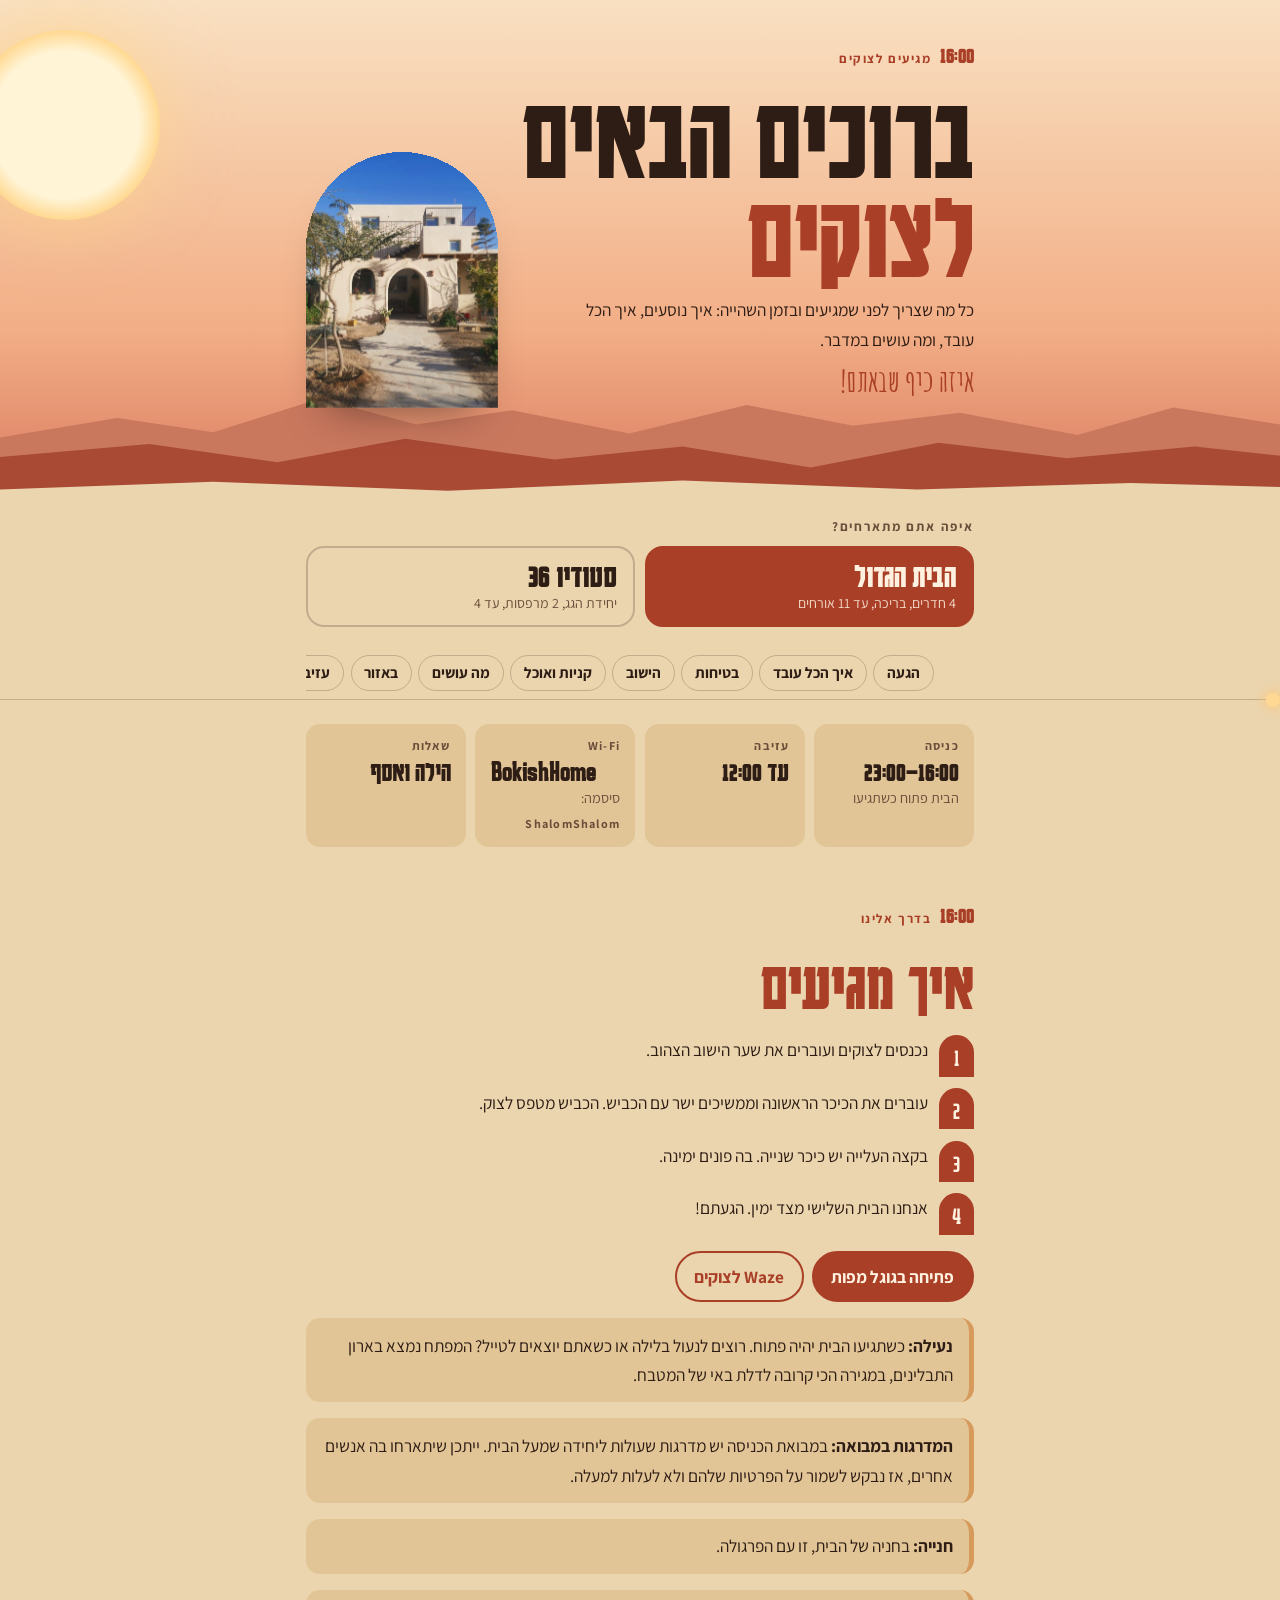
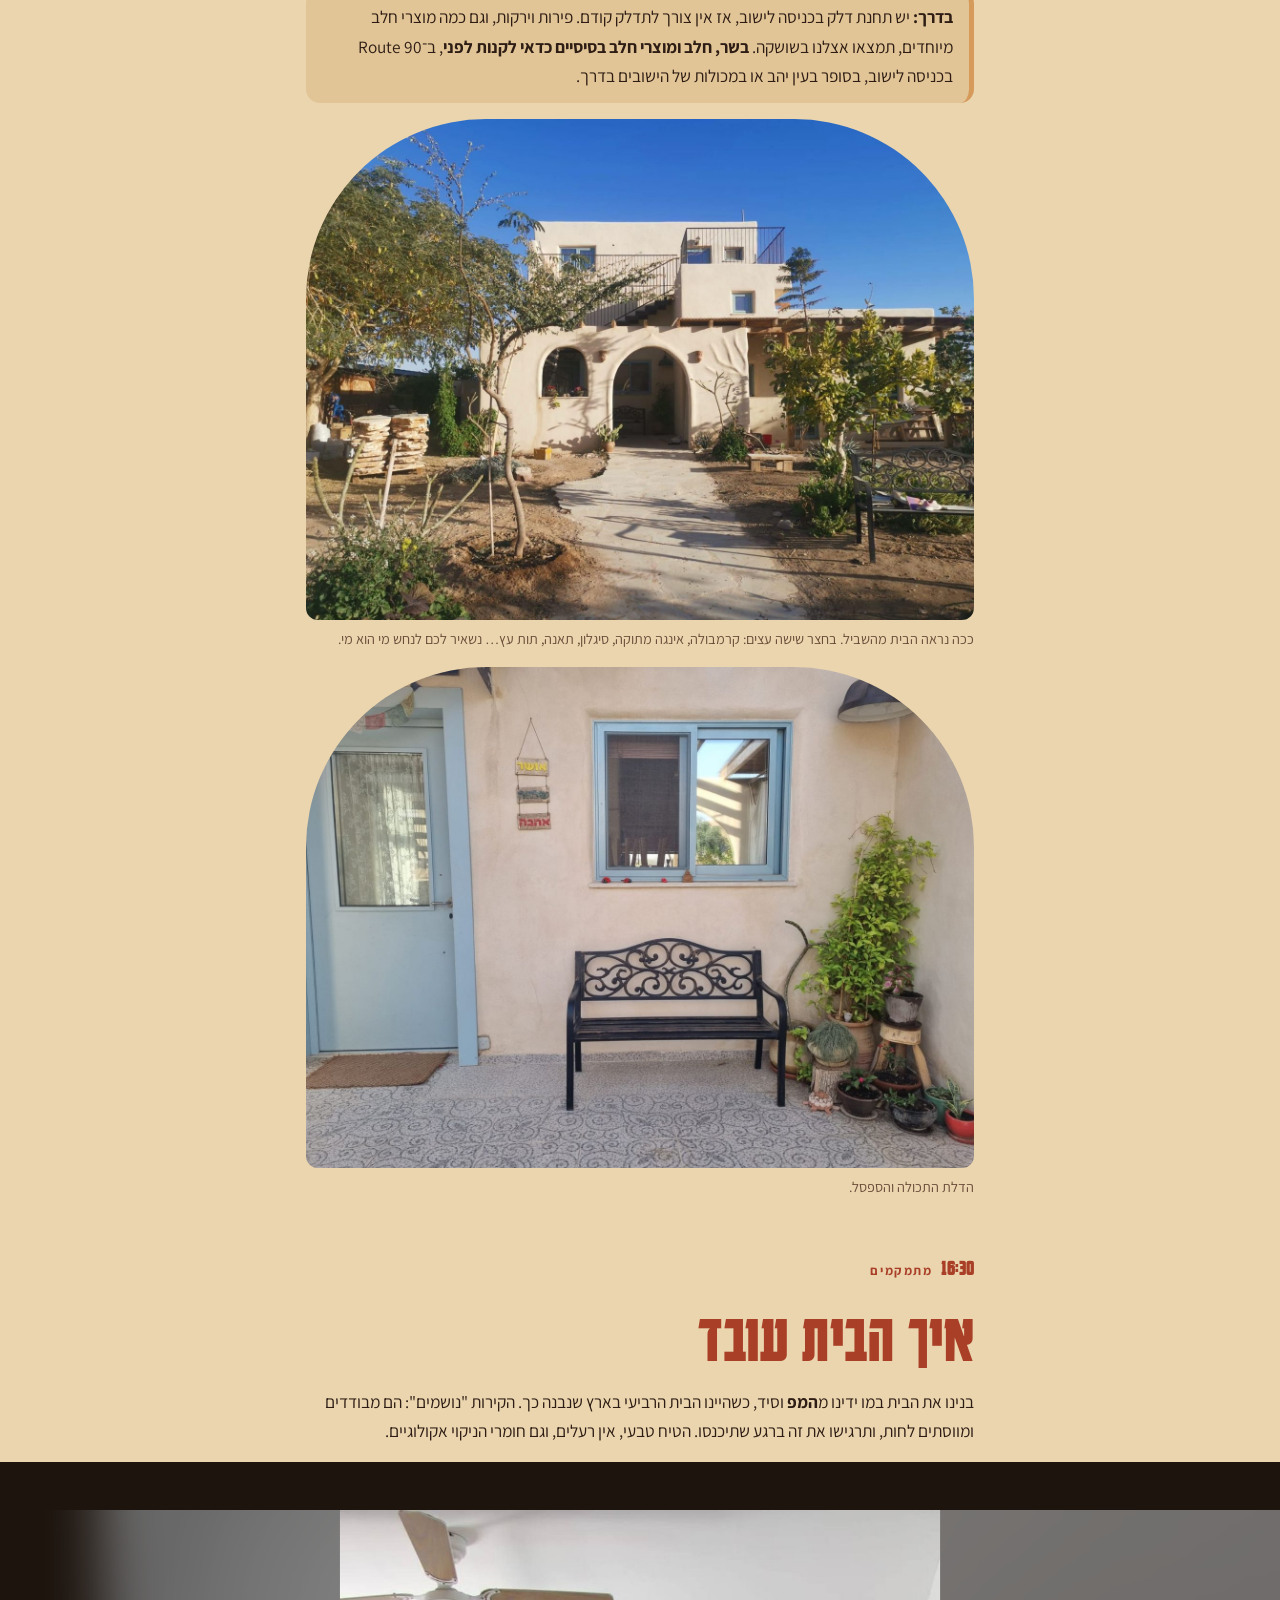
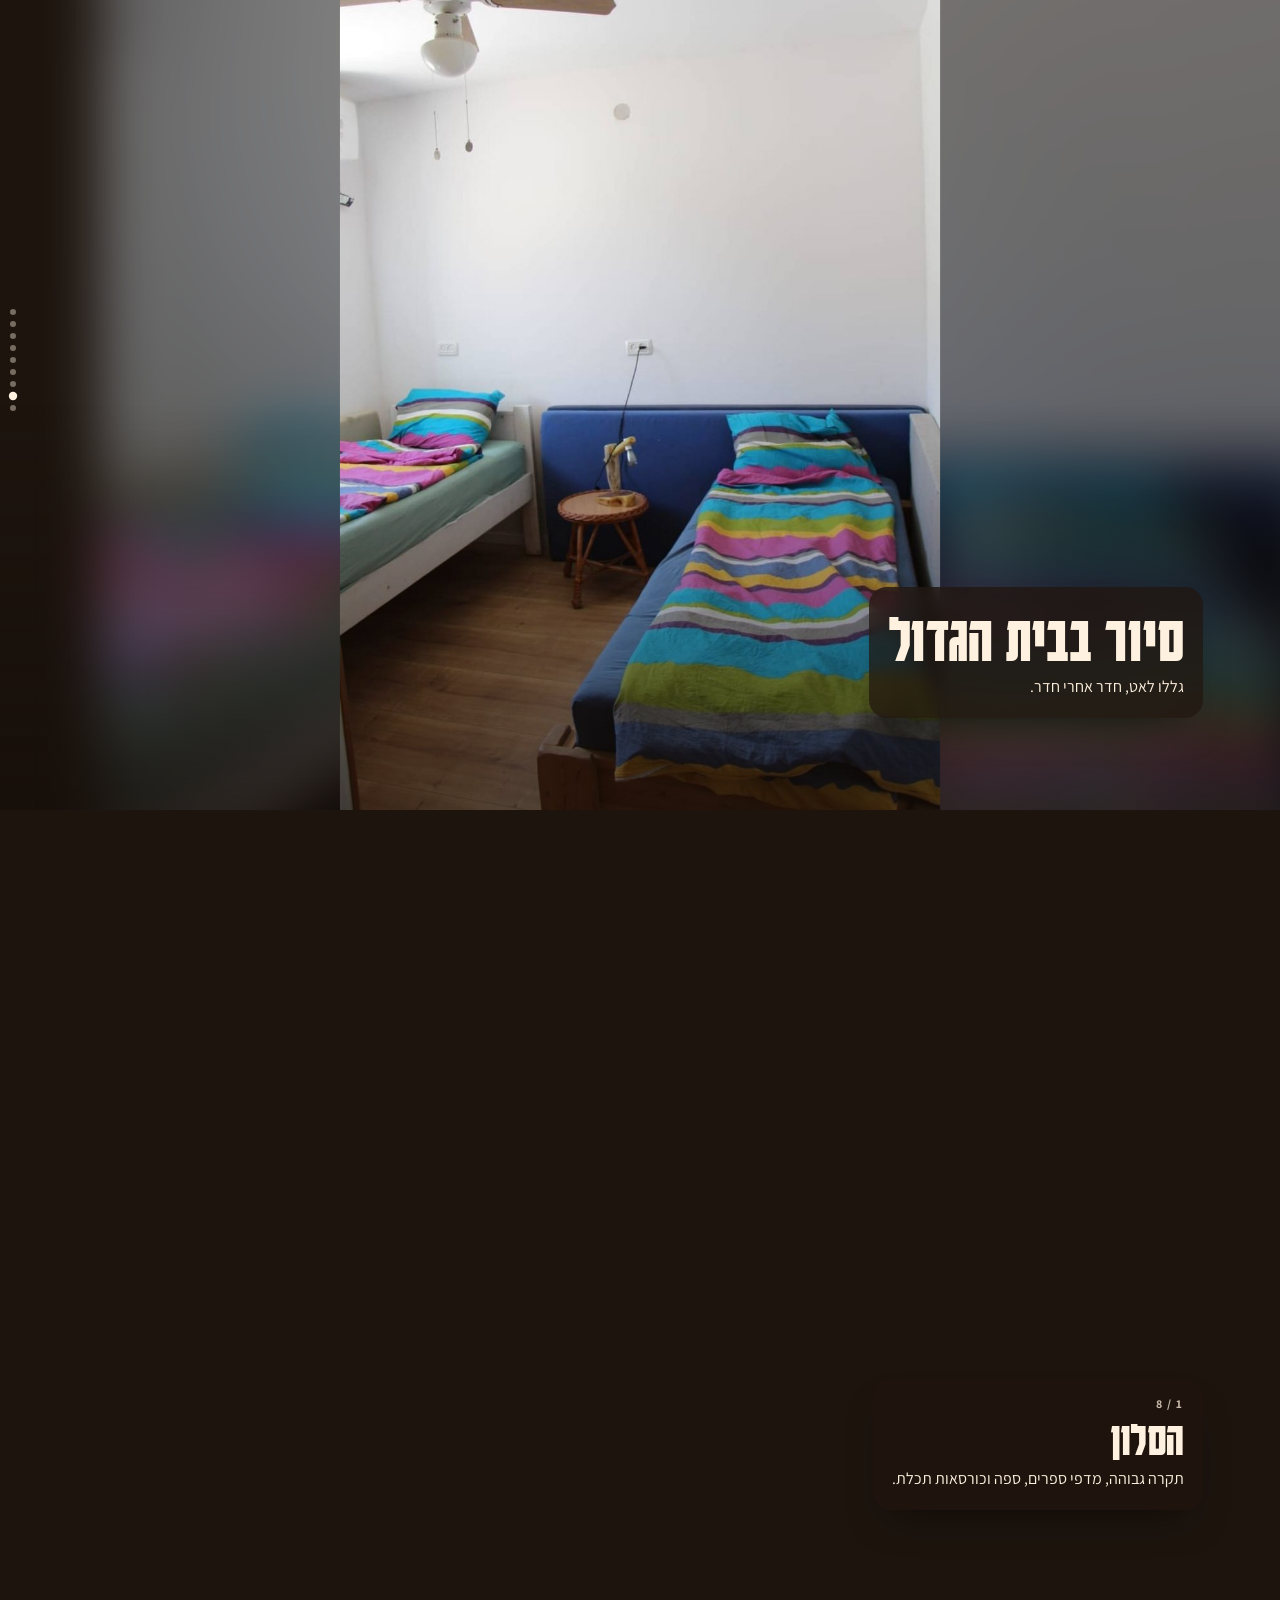
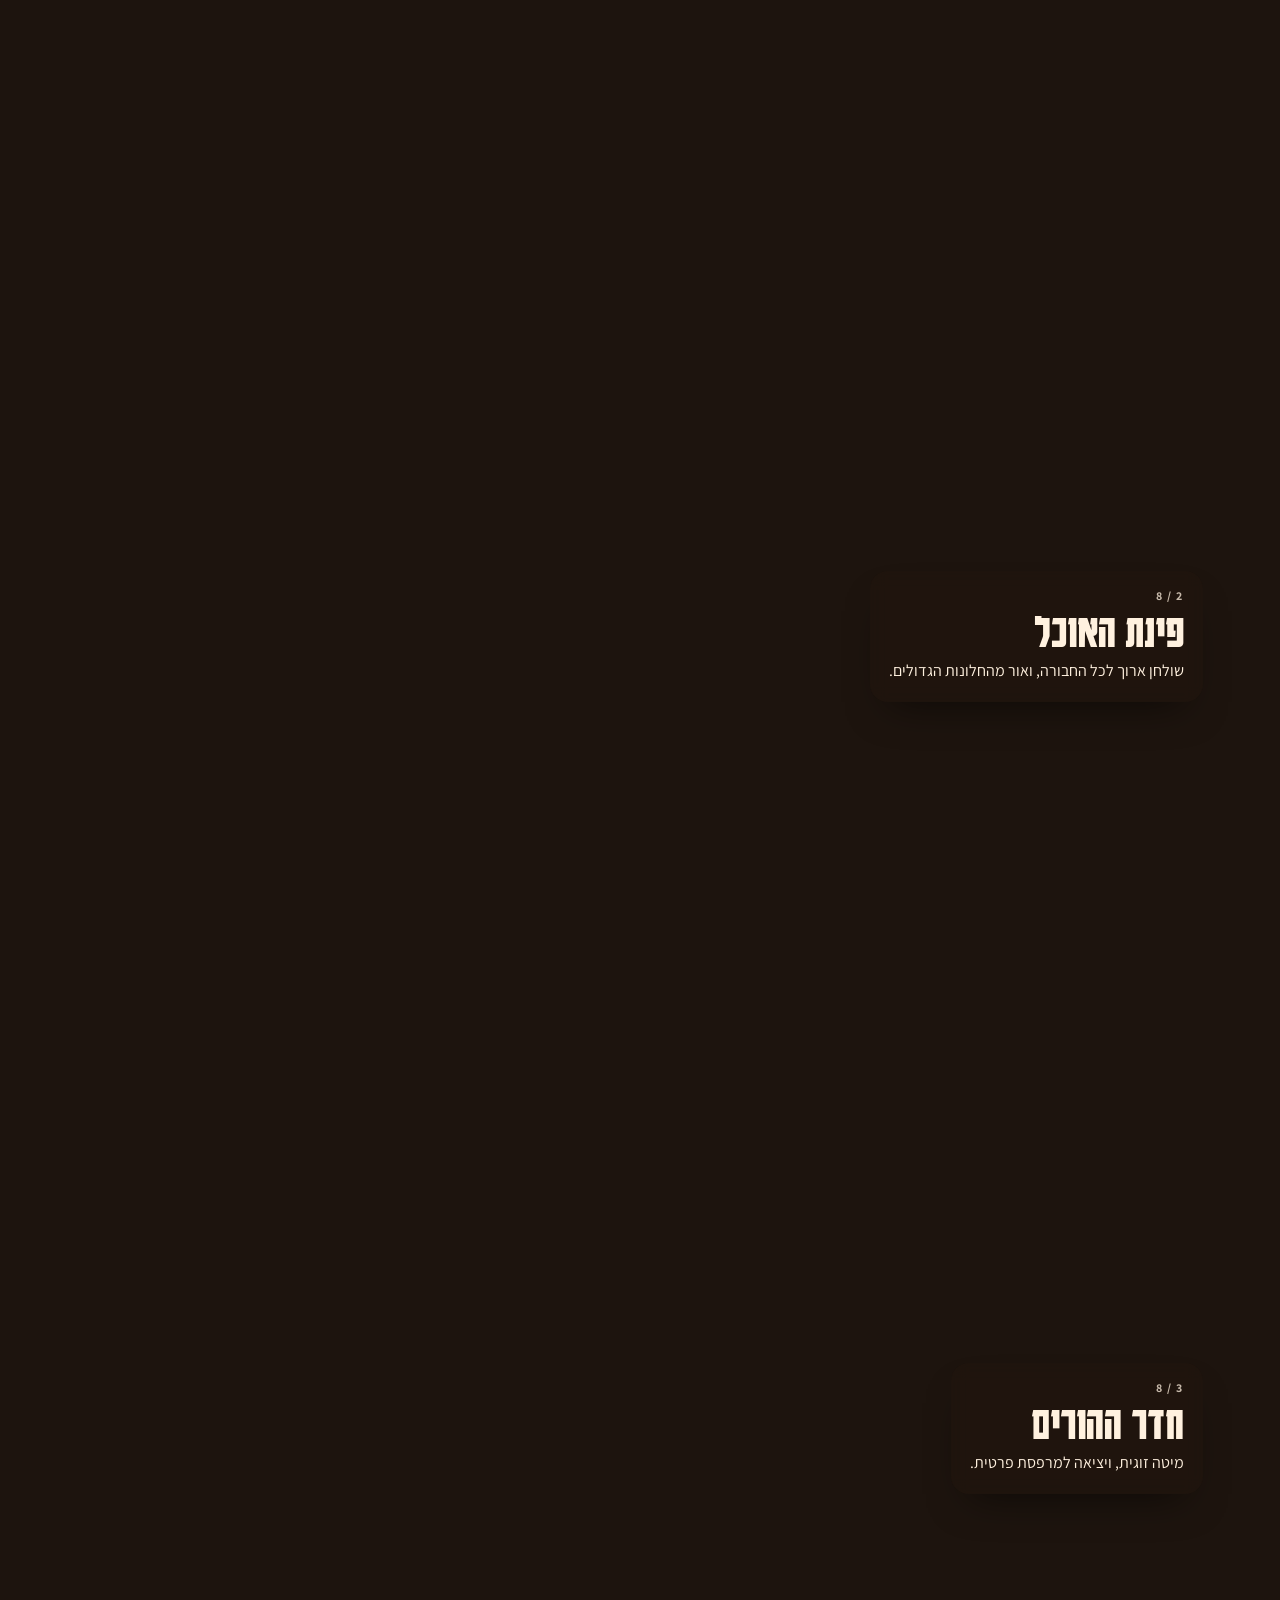
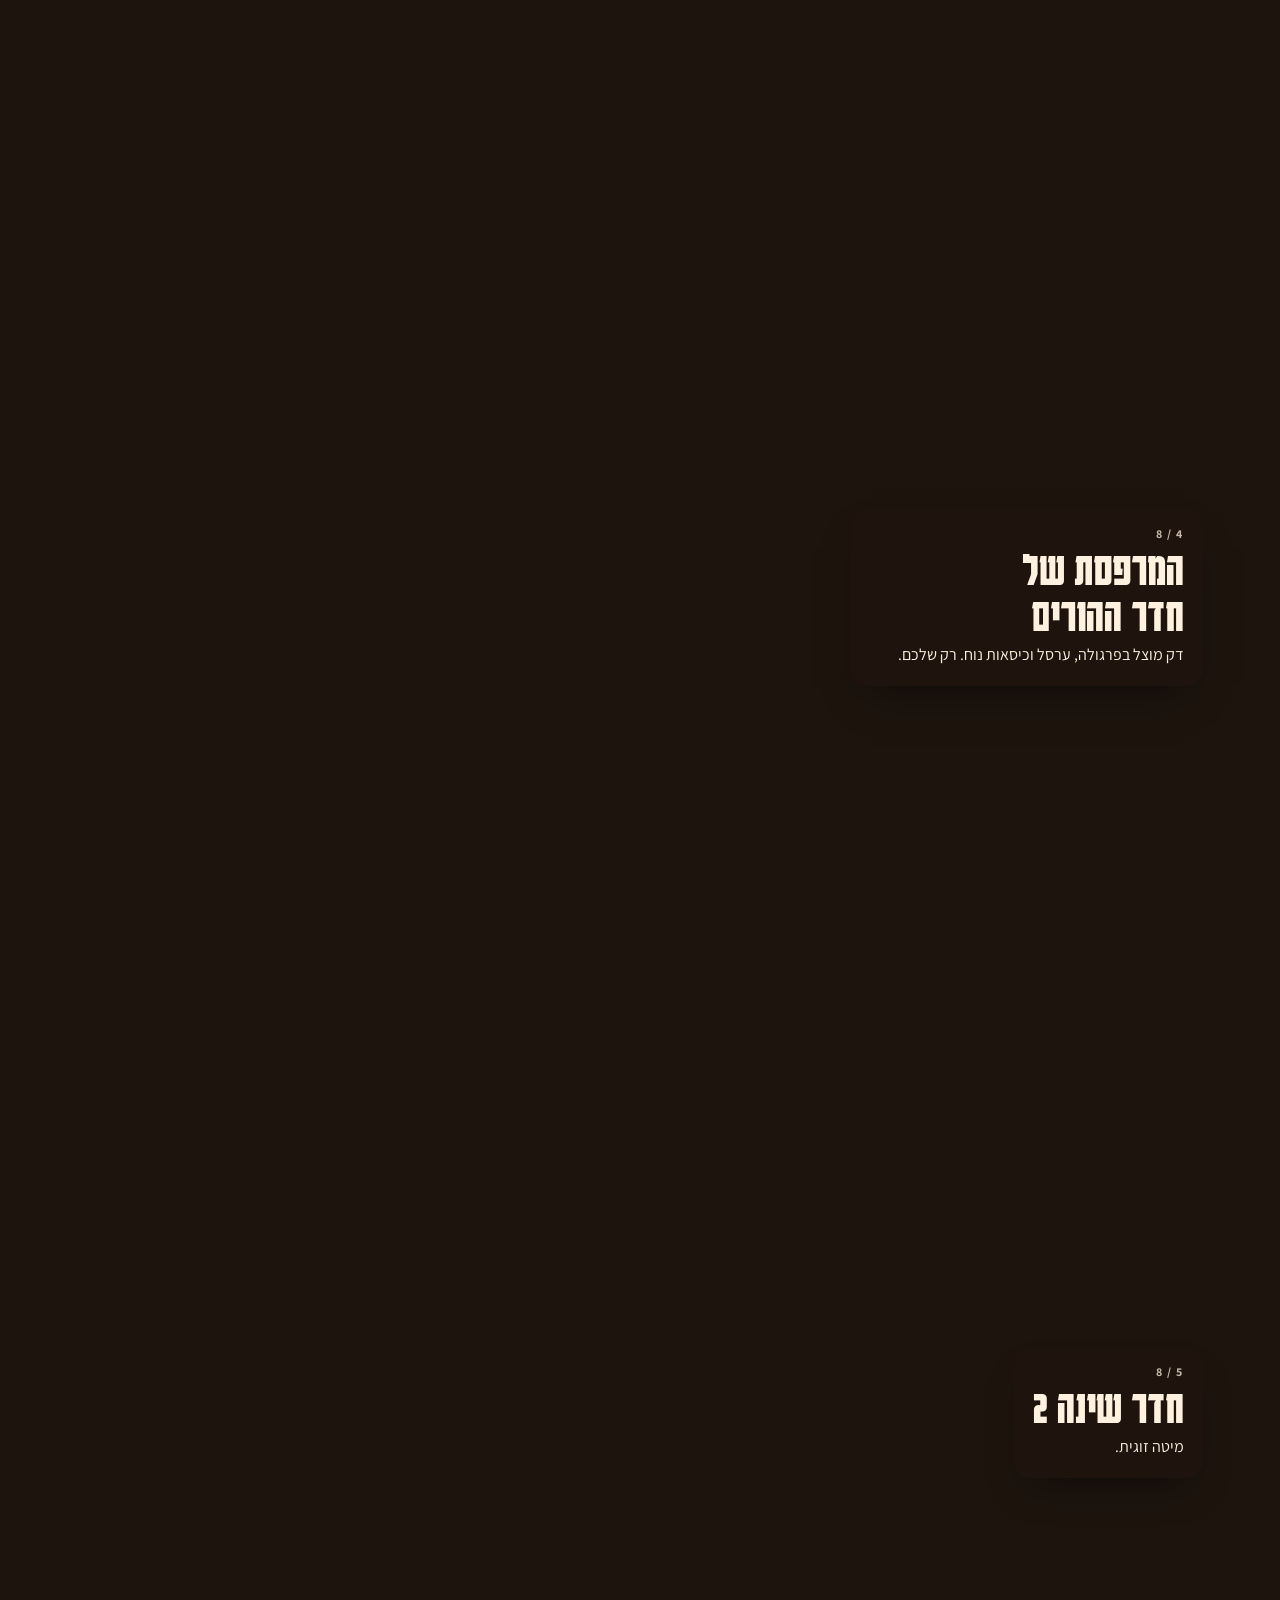
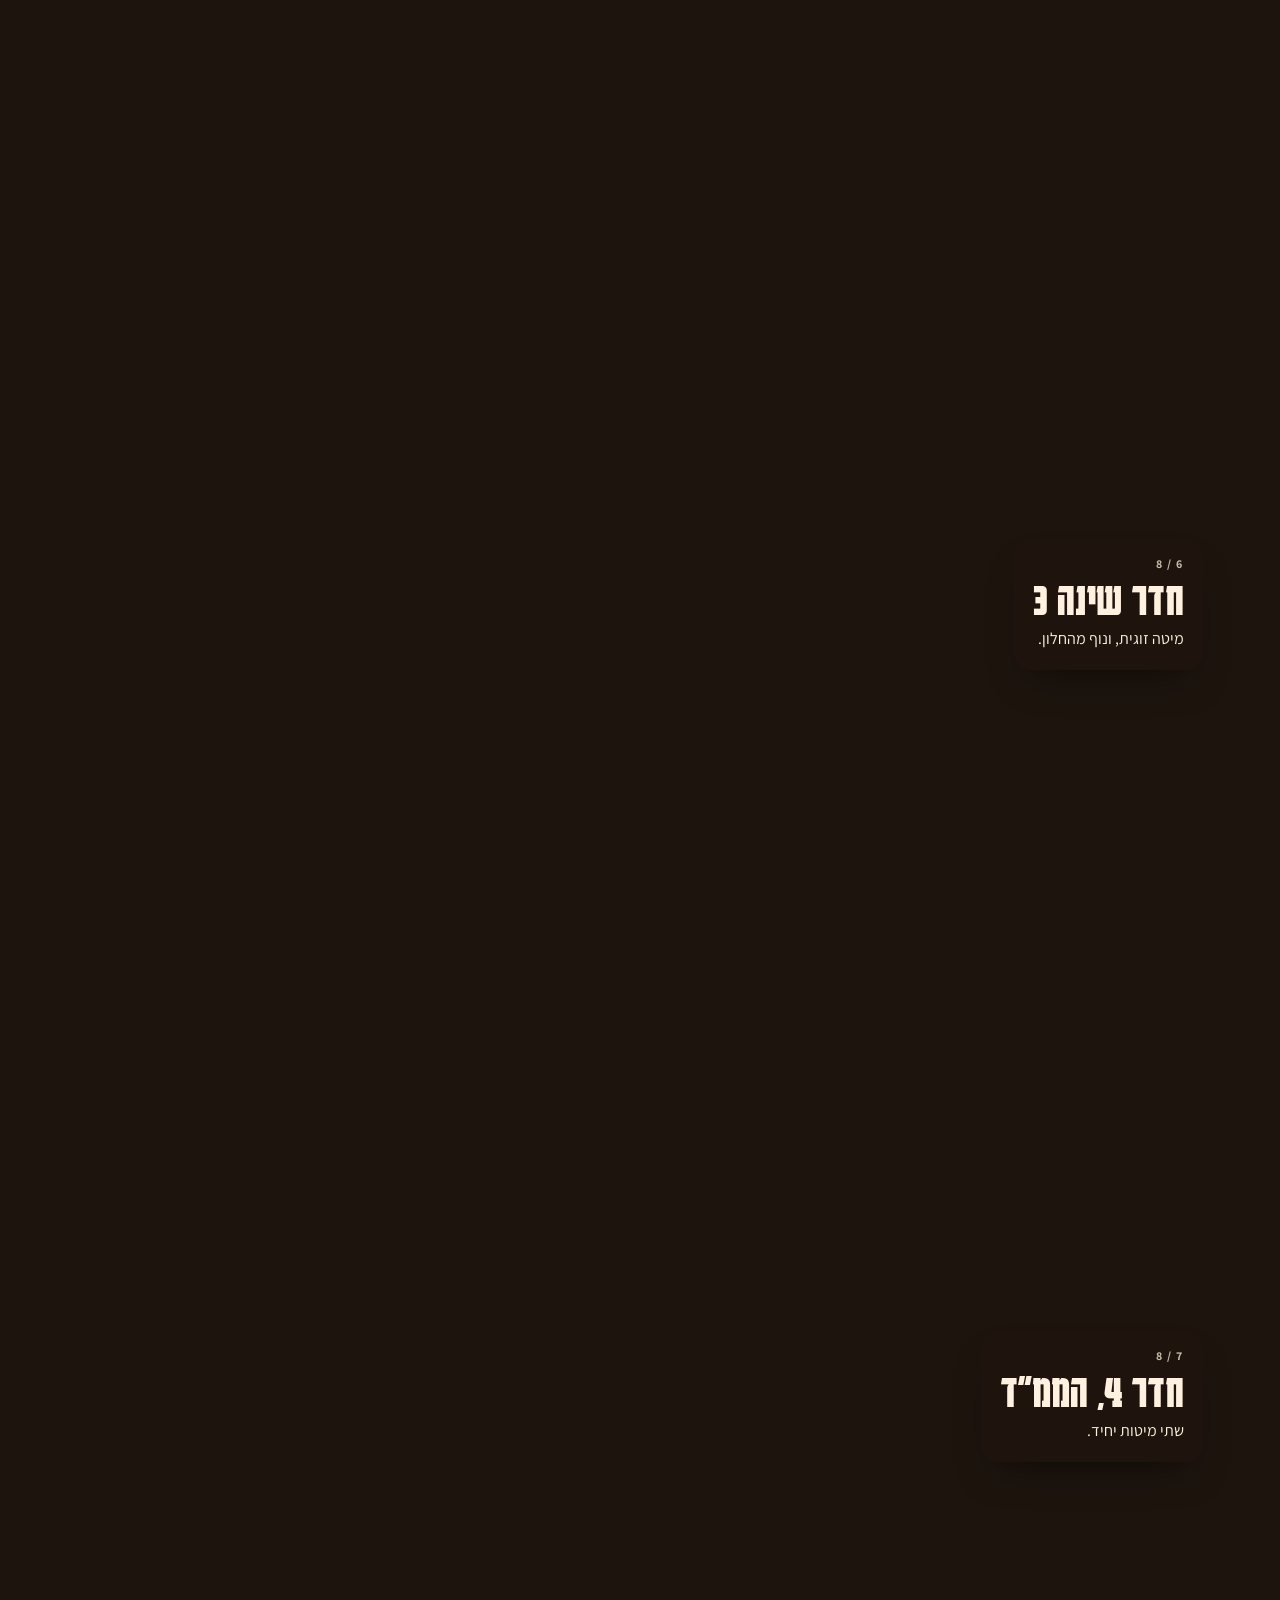
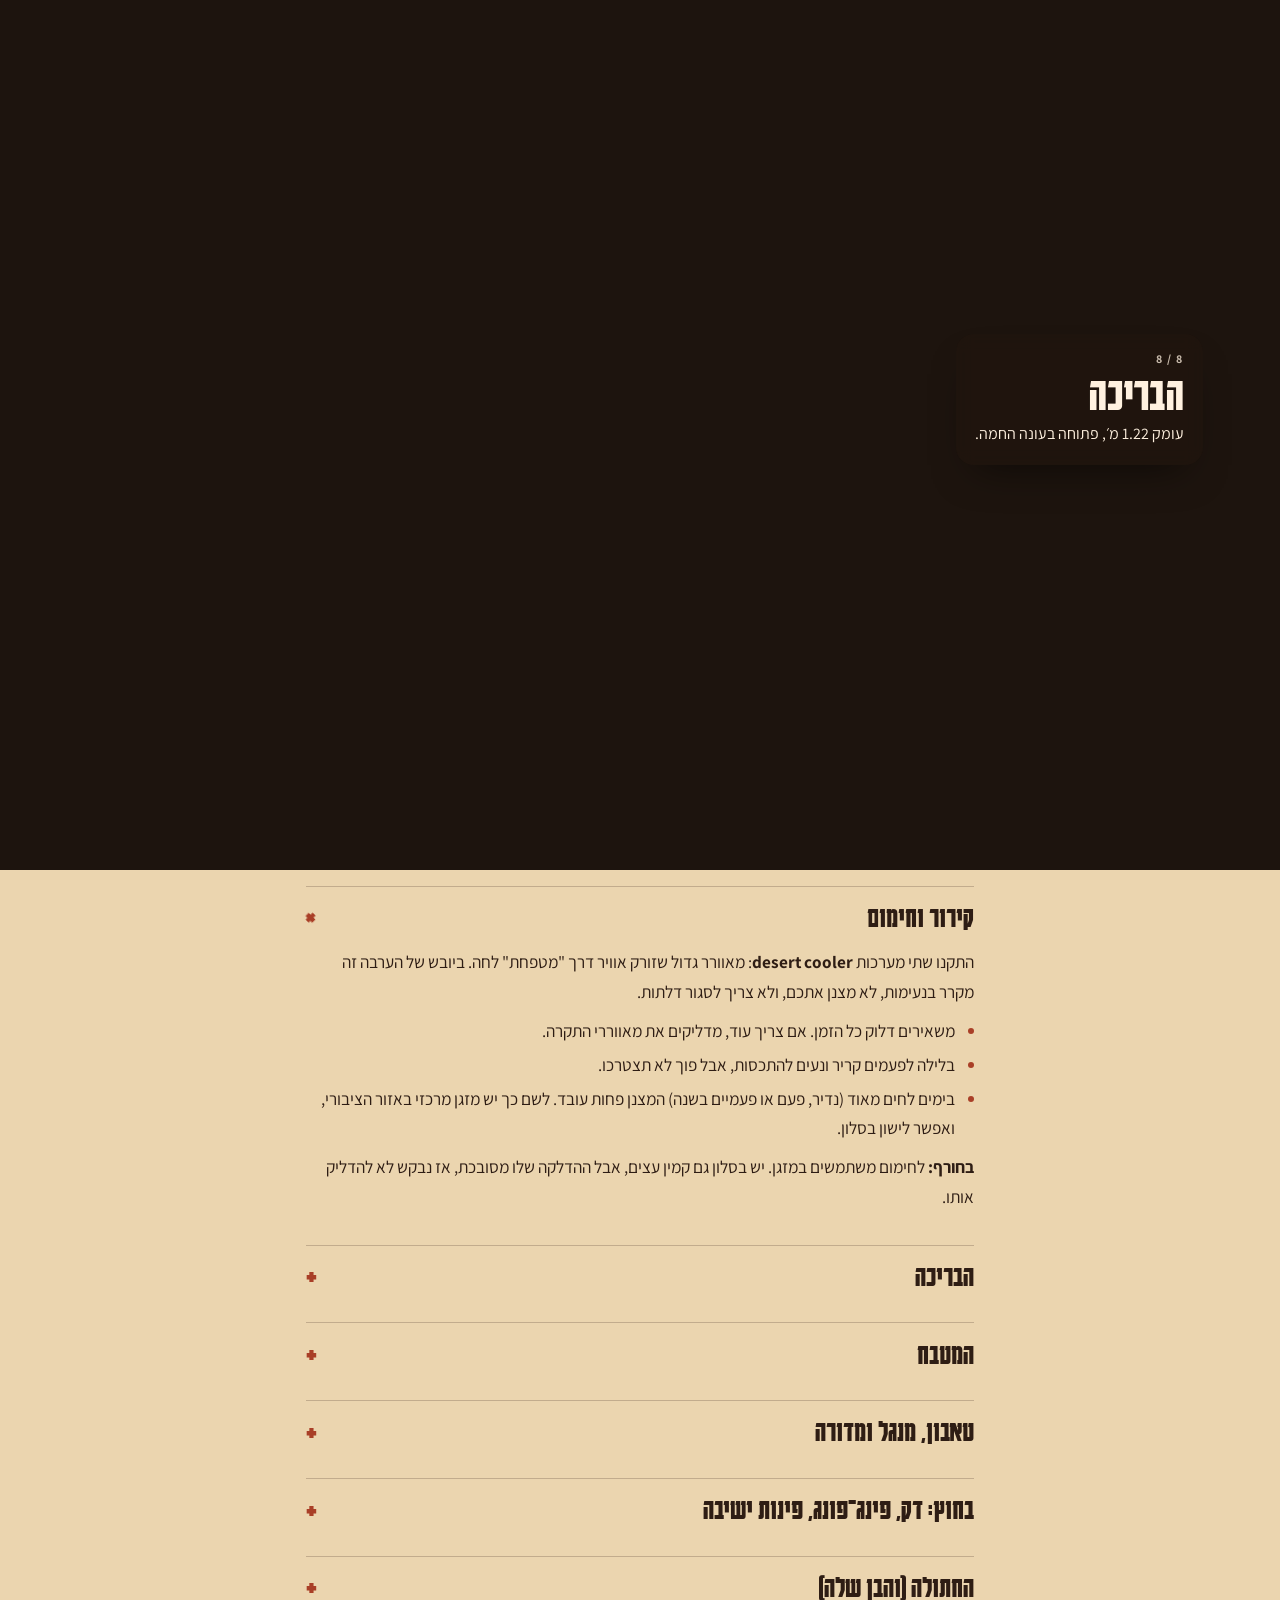
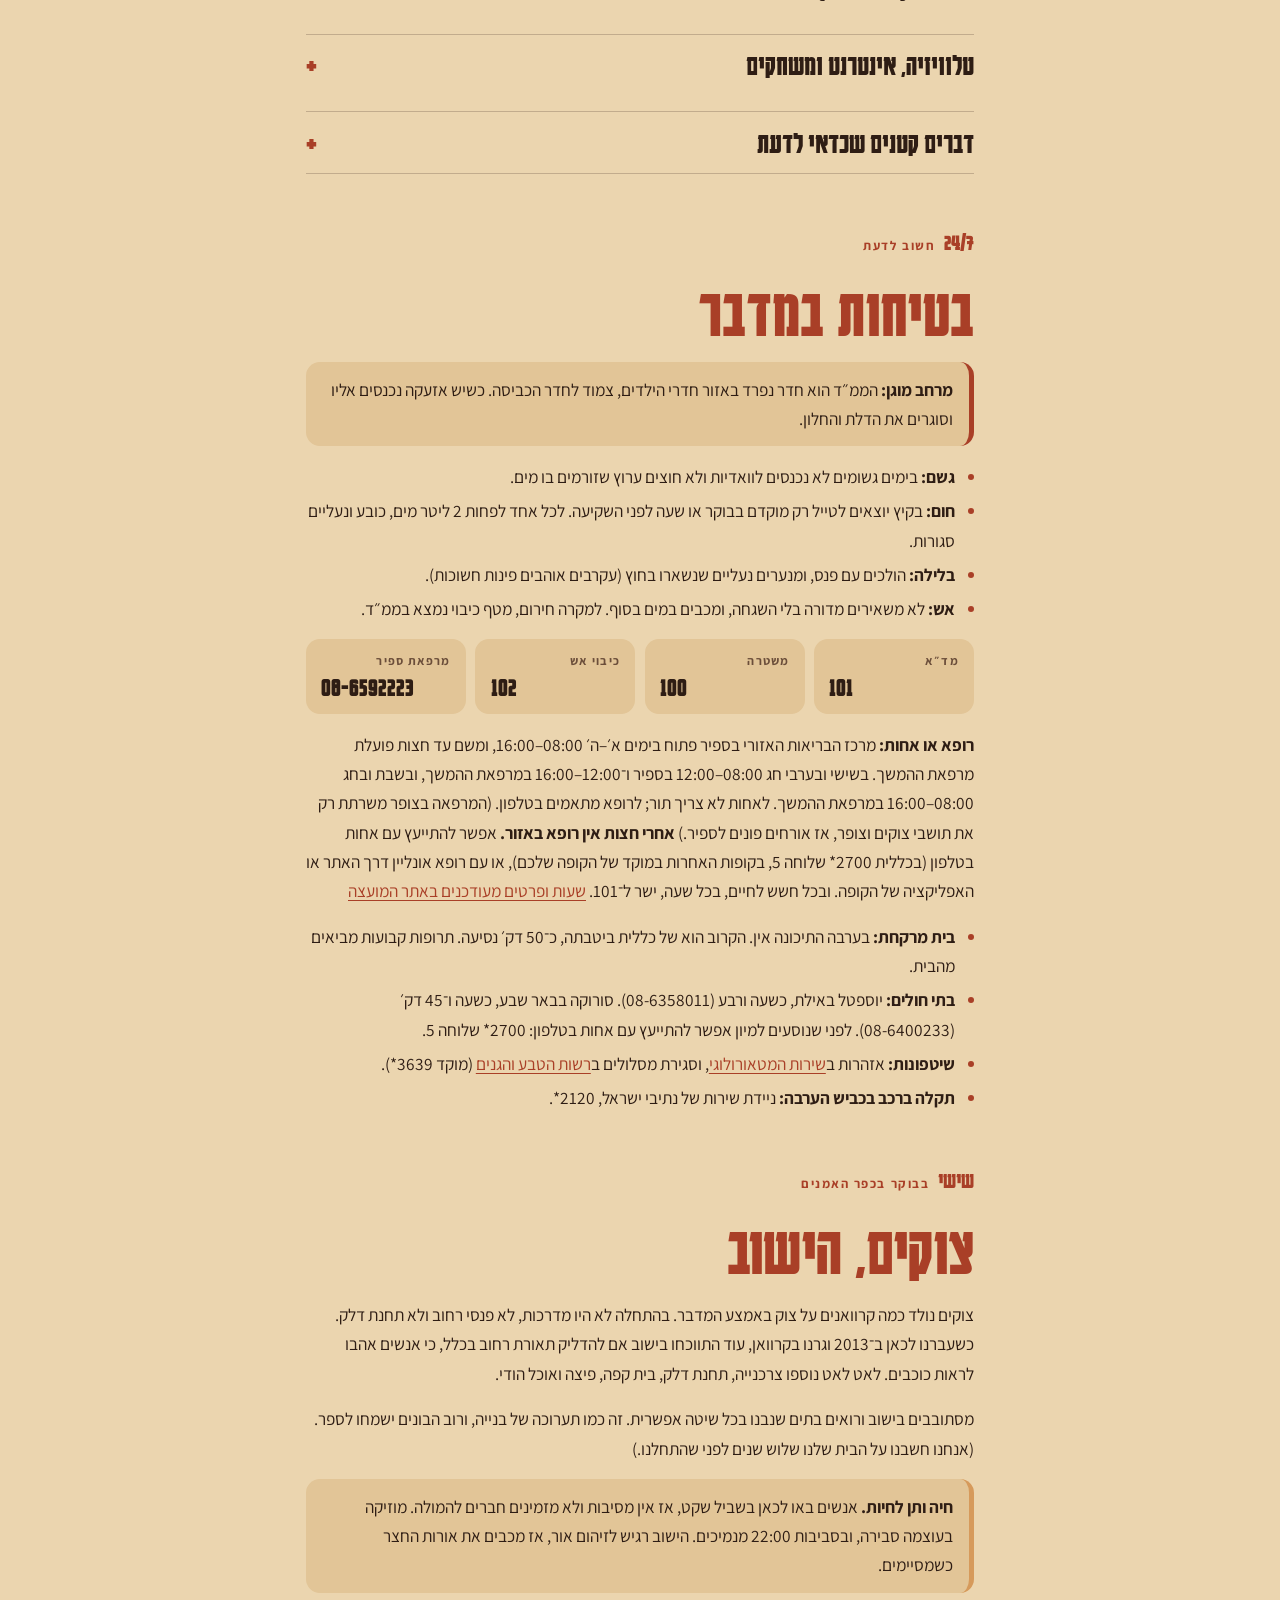
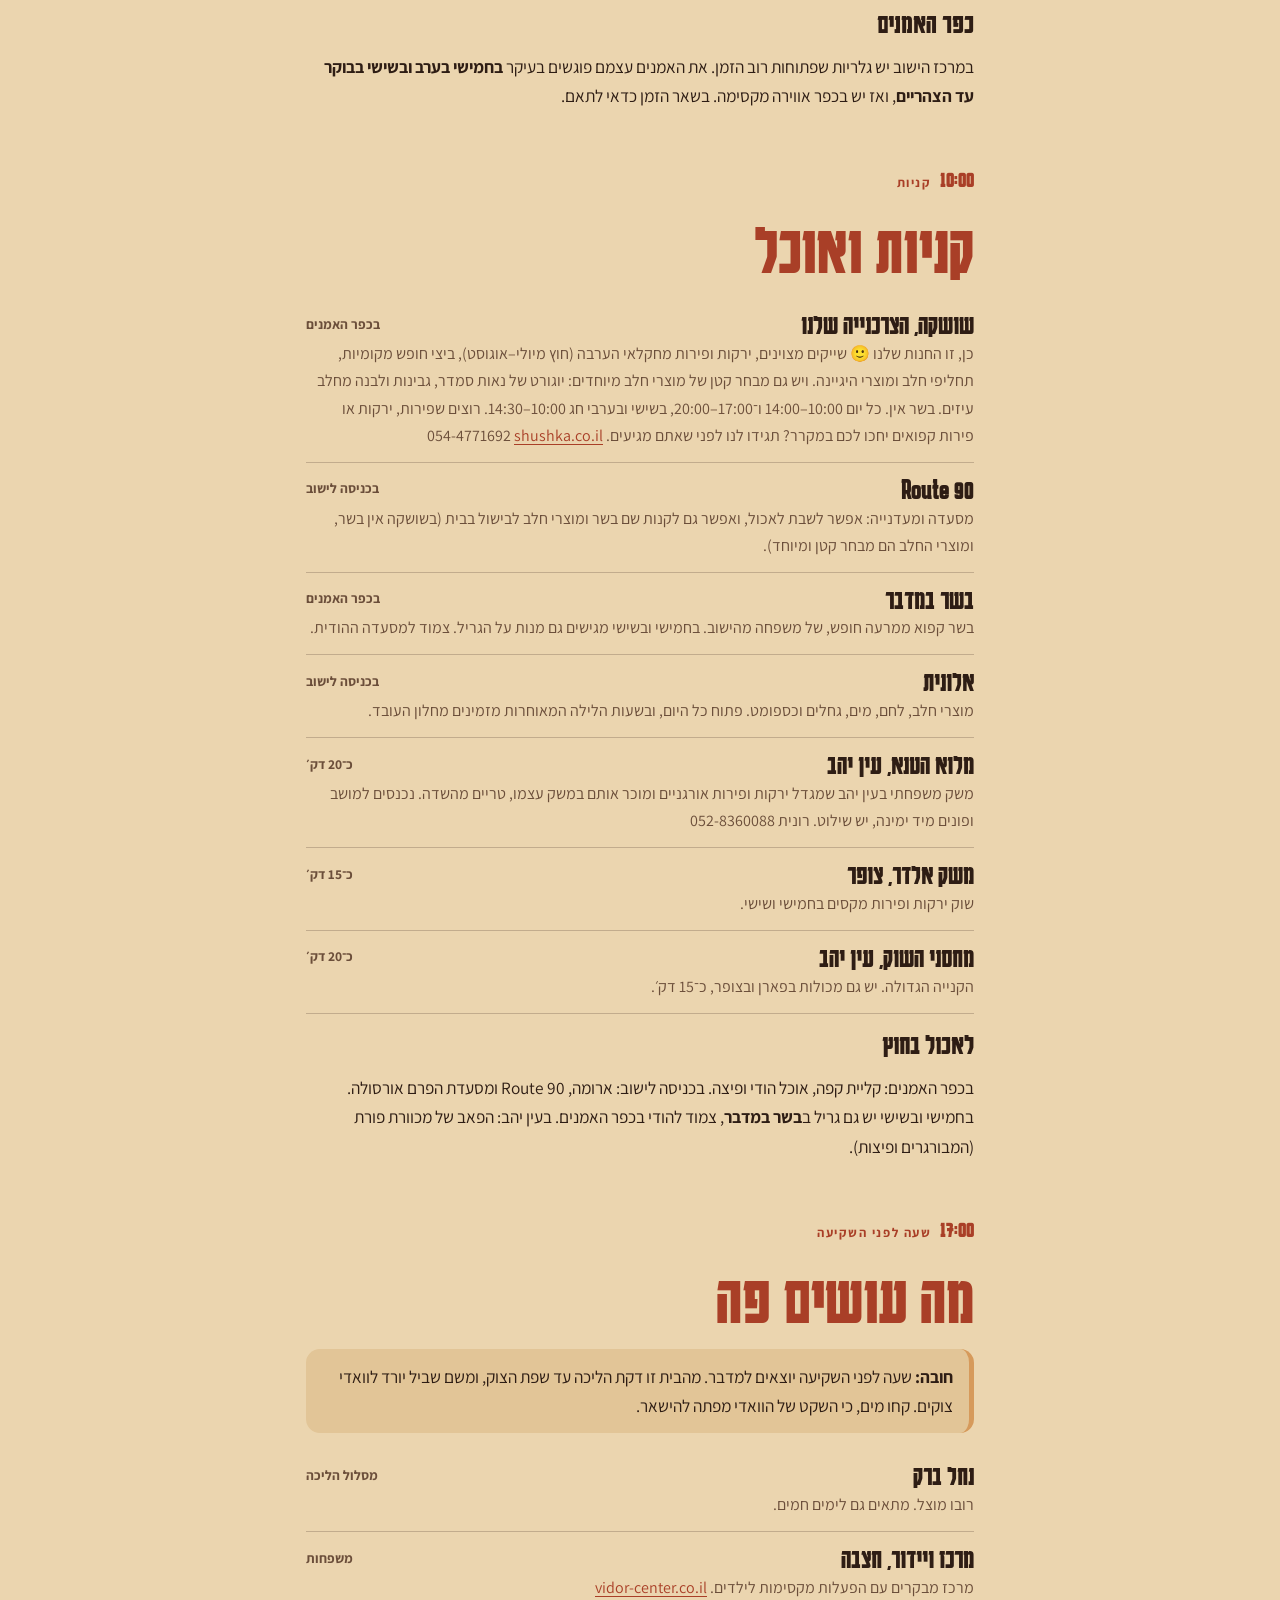
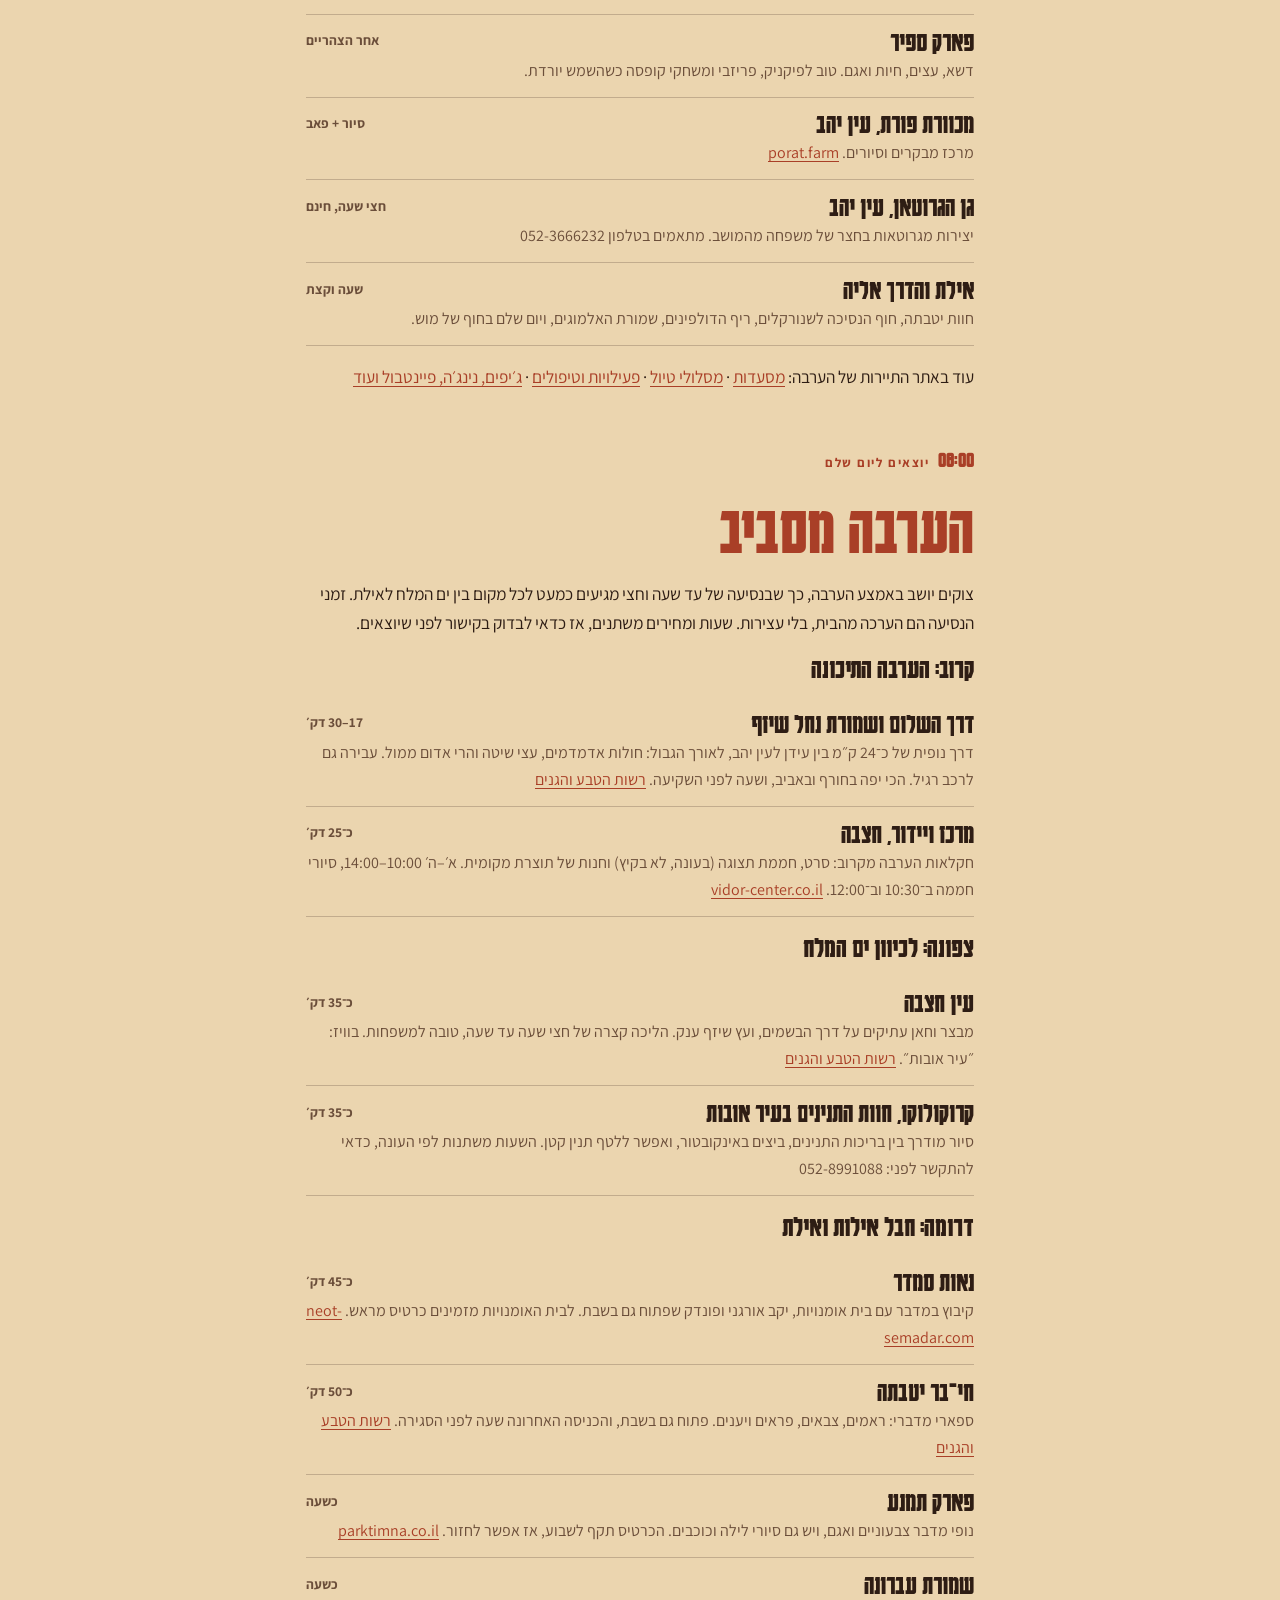
<file: guide/index.html>
<!doctype html>
<html lang="he" dir="rtl">
<head>
<meta charset="utf-8">
<meta name="viewport" content="width=device-width, initial-scale=1, viewport-fit=cover">
<title>בית ההמפ בצוקים</title>
<meta name="claude:viewport-fit-sides" content="cover">
<meta name="robots" content="noindex">
<link rel="preconnect" href="https://fonts.googleapis.com">
<link rel="preconnect" href="https://fonts.gstatic.com" crossorigin>
<link rel="stylesheet" href="../assets/tour.css">
<link rel="stylesheet" href="https://fonts.googleapis.com/css2?family=Karantina:wght@400;700&family=Assistant:wght@400;600;700&family=Amatic+SC:wght@700&display=swap">
<style>
/* Layout: the same desert day as the marketing site, tuned for a tool —
   a dawn opener with the unit switch, one sand reading column whose
   sections are labelled by when in the stay you need them, and a
   night band at the end for stars, check-out and phones. No content
   waits on scroll animation. Deliberately a single look. */
:root{
  --dawn-1:#F9E1C2; --dawn-2:#F2AE86; --dawn-3:#D9785E;
  --sand:#EBD5AF; --sand-2:#E2C597; --ochre:#D69A5B;
  --night:#121429; --dusk:#3B2C52;
  --ink:#2E1D14; --ink-soft:#6B4E3A;
  --clay:#A93F27; --glow:#F6B565; --cream:#FFF1DF; --star:#F4E7C9;
  --line:rgba(46,29,20,.22);
  --display:"Karantina","Assistant",system-ui,sans-serif;
  --body:"Assistant","Segoe UI",Arial,sans-serif;
  --hand:"Amatic SC","Karantina",cursive;
  color-scheme:light;
}
*{box-sizing:border-box}
img{max-width:100%;height:auto}
.cats{display:grid;grid-template-columns:1fr 1fr;gap:.5rem;max-width:22rem}
.cats img{width:100%;aspect-ratio:1;object-fit:cover;border-radius:12px;display:block;min-width:0}
html{scroll-behavior:smooth}
body{background:var(--sand);color:var(--ink);font-family:var(--body);font-size:1.08rem;line-height:1.7;margin:0;overflow-x:hidden}
.wrap{max-width:44rem;margin:0 auto;padding-left:max(18px,env(safe-area-inset-left,0px));padding-right:max(18px,env(safe-area-inset-right,0px))}
h1,h2,h3{font-family:var(--display);font-weight:700;line-height:.95;text-wrap:balance;margin:0}
h2{font-size:clamp(3rem,11vw,4.4rem);color:var(--clay)}
h3{font-size:1.8rem}
p{margin:0}
a{color:var(--clay);text-underline-offset:3px}
a:focus-visible,button:focus-visible,summary:focus-visible{outline:3px solid var(--clay);outline-offset:3px;border-radius:4px}
.eyebrow{font-size:.82rem;letter-spacing:.14em;font-weight:700;color:var(--ink-soft)}
.clock{display:flex;align-items:baseline;gap:.55rem;font-weight:700;letter-spacing:.12em;font-size:.8rem;color:var(--clay)}
.clock b{font-family:var(--display);letter-spacing:0;font-size:1.5rem;font-variant-numeric:tabular-nums}
.hand{font-family:var(--hand);font-weight:700;font-size:1.9rem;line-height:1;color:var(--clay)}
.todo{background:#FCE9A6;color:#5A4300;padding:0 .3em;border-radius:3px;font-weight:600;font-size:.92em}
.tel{font-variant-numeric:tabular-nums;direction:ltr;unicode-bidi:isolate;white-space:nowrap}

/* dawn opener */
.hero{background:linear-gradient(180deg,var(--dawn-1) 0%,var(--dawn-2) 65%,var(--dawn-3) 100%);position:relative;overflow:hidden}
.hero .wrap{padding-block:max(2.2rem,env(safe-area-inset-top,0px)) 0;position:relative;z-index:2;display:grid;grid-template-columns:1fr auto;gap:1rem;align-items:end}
.hero .txt{display:flex;flex-direction:column;gap:.7rem;min-width:0;padding-bottom:1.4rem}
.hero h1{font-size:clamp(4.4rem,19vw,7.5rem);line-height:.82;color:var(--ink)}
.hero h1 .l2{display:block;color:var(--clay)}
.hero h1 .w{display:inline-block;white-space:nowrap}
.hero h1 .ch{display:inline-block;animation:rise .9s cubic-bezier(.2,.7,.2,1) both;animation-delay:calc(var(--i)*60ms + 100ms)}
.hero .lead{font-size:1.08rem;max-width:26rem}
.hero .arch{width:clamp(7.5rem,30vw,12rem);aspect-ratio:3/4;border-radius:999px 999px 12px 12px;overflow:hidden;box-shadow:0 24px 40px -24px rgba(46,29,20,.6);margin-bottom:.6rem}
.hero .arch img{width:100%;height:100%;object-fit:cover;display:block}
.sun{position:absolute;z-index:1;width:clamp(110px,30vw,190px);aspect-ratio:1;border-radius:50%;inset-inline-end:-30px;top:30px;
  background:radial-gradient(circle,#FFF4D6 0 55%,#FFD993 70%,rgba(255,217,147,0) 72%);filter:drop-shadow(0 0 36px rgba(255,214,140,.8))}
.ridges{position:relative;height:clamp(70px,16vw,130px);margin-top:-2.4rem;z-index:1}
.ridges svg{position:absolute;inset:auto 0 0 0;width:100%;height:100%}
@keyframes rise{from{transform:translateY(.6em);opacity:0}to{transform:none;opacity:1}}

/* switch */
.switch{display:grid;grid-template-columns:1fr 1fr;gap:.6rem;margin-top:.5rem}
.switch button{font:inherit;cursor:pointer;text-align:start;border:2px solid var(--line);background:transparent;color:var(--ink);border-radius:18px;padding:.75rem 1rem;display:flex;flex-direction:column;gap:.15rem;transition:background .2s,border-color .2s}
.switch b{font-family:var(--display);font-size:2.1rem;line-height:.95}
.switch small{color:var(--ink-soft);font-size:.88rem;line-height:1.3}
.switch button[aria-pressed="true"]{border-color:var(--clay);background:var(--clay);color:var(--cream)}
.switch button[aria-pressed="true"] small{color:var(--cream);opacity:.85}
.unit-title{display:none;margin-top:.3rem;font-weight:700;color:var(--ink-soft);letter-spacing:.06em}
.unit-title b{font-family:var(--display);font-size:2.4rem;letter-spacing:0;color:var(--clay);font-weight:700}
body.locked .unit-title[data-unit]{display:block}
body.locked[data-unit="house"] .unit-title[data-unit="studio"],body.locked[data-unit="studio"] .unit-title[data-unit="house"]{display:none}
body.locked .pick-only{display:none}
body[data-unit="house"] [data-unit="studio"],body[data-unit="studio"] [data-unit="house"]{display:none}

/* sticky nav */
body::before{content:"";position:fixed;inset:0 0 auto;height:env(safe-area-inset-top,0px);z-index:10;background:var(--sand)}
nav.toc{position:sticky;top:env(safe-area-inset-top,0px);z-index:5;background:var(--sand);border-bottom:1.5px solid var(--line);margin-top:1.2rem}
nav.toc ul{list-style:none;margin:0;padding-block:.55rem;display:flex;gap:.4rem;overflow-x:auto;scrollbar-width:none}
nav.toc a{display:block;white-space:nowrap;text-decoration:none;color:var(--ink);font-weight:700;font-size:.95rem;padding:.25rem .8rem;border-radius:999px;border:1.5px solid var(--line)}
nav.toc a:hover{border-color:var(--clay);color:var(--clay)}

main section{padding-block:3rem 0;display:flex;flex-direction:column;gap:1rem;scroll-margin-top:3.6rem}

/* at a glance */
.facts{display:grid;grid-template-columns:repeat(auto-fit,minmax(9.5rem,1fr));gap:.6rem}
.facts div{background:var(--sand-2);border-radius:14px;padding:.75rem .95rem;display:flex;flex-direction:column;min-width:0}
.facts span{font-size:.76rem;letter-spacing:.1em;color:var(--ink-soft);font-weight:700}
.facts b{font-family:var(--display);font-size:1.75rem;line-height:1.05;font-variant-numeric:tabular-nums;overflow-wrap:anywhere}
.facts small{font-size:.9rem;color:var(--ink-soft)}

/* route */
ol.route{margin:0;padding:0;list-style:none;counter-reset:r;display:flex;flex-direction:column;gap:.7rem}
ol.route li{counter-increment:r;display:grid;grid-template-columns:2.2rem 1fr;gap:.7rem;align-items:start}
ol.route li::before{content:counter(r);font-family:var(--display);font-size:1.6rem;color:var(--cream);background:var(--clay);text-align:center;width:2.2rem;height:2.6rem;line-height:2.75rem;border-radius:999px 999px 6px 6px}
.btnrow{display:flex;flex-wrap:wrap;gap:.5rem}
.btn{display:inline-block;text-decoration:none;font-weight:700;background:var(--clay);color:var(--cream);padding:.55rem 1.1rem;border-radius:999px;border:2px solid var(--clay)}
.btn.ghost{background:transparent;color:var(--clay)}

figure{margin:0}
figure img{display:block;width:100%;height:auto;border-radius:180px 180px 12px 12px}
figcaption{font-size:.9rem;color:var(--ink-soft);margin-top:.4rem}
.photo-slot{border:2px dashed var(--line);border-radius:999px 999px 12px 12px;padding:2.5rem 1.2rem;text-align:center;color:var(--ink-soft);font-size:.9rem}

/* accordions */
details{border-top:1.5px solid var(--line)}
details:last-of-type{border-bottom:1.5px solid var(--line)}
summary{cursor:pointer;list-style:none;padding:.85rem 0;display:flex;justify-content:space-between;align-items:center;gap:1rem;font-family:var(--display);font-weight:700;font-size:1.9rem;line-height:1}
summary::-webkit-details-marker{display:none}
summary::after{content:"+";font-size:2.1rem;color:var(--clay);transition:transform .25s}
details[open] summary::after{transform:rotate(45deg)}
details .body{padding-bottom:1.1rem;display:flex;flex-direction:column;gap:.6rem}
details ul,section ul{margin:0;padding-inline-start:1.2rem;display:flex;flex-direction:column;gap:.3rem}
section ul li::marker{color:var(--clay)}

.note{background:var(--sand-2);padding:.8rem 1rem;border-radius:14px;border-inline-start:5px solid var(--ochre)}
.warn{border-inline-start-color:var(--clay)}

.places{display:flex;flex-direction:column}
.place{display:grid;grid-template-columns:1fr auto;gap:.15rem 1rem;padding:.8rem 0;border-bottom:1.5px solid var(--line)}
.place h3{font-size:1.75rem}
.place .dist{font-size:.85rem;color:var(--ink-soft);white-space:nowrap;font-weight:700;align-self:center}
.place p{grid-column:1/-1;color:var(--ink-soft);font-size:1rem}

/* night band: stars, check-out, phones */
.ridge{display:block;width:100%;height:clamp(50px,10vw,90px);margin-top:3rem}
.night{background:var(--night);color:var(--star);position:relative;overflow:hidden}
.night canvas{position:absolute;inset:0;width:100%;height:100%;pointer-events:none}
.night .wrap{position:relative;z-index:1}
.night section{padding-block:2.6rem 0;display:flex;flex-direction:column;gap:1rem;scroll-margin-top:3.6rem}
.night h2,.night .clock{color:var(--glow)}
.night a{color:var(--glow)}
.night .btn{background:var(--glow);border-color:var(--glow);color:var(--night)}
.night .btn.ghost{background:transparent;color:var(--glow)}
.night .note{background:rgba(244,231,201,.08)}
.contacts{display:grid;grid-template-columns:1fr 1fr;gap:.75rem}
.contacts>div{border:1.5px solid rgba(244,231,201,.25);border-radius:16px;padding:.9rem 1rem;display:flex;flex-direction:column;gap:.2rem}
.contacts b{font-family:var(--display);font-size:2.4rem;line-height:1}
.contacts .btnrow{margin-top:.4rem}
@media (max-width:420px){.contacts{grid-template-columns:1fr}}
.checklist{list-style:none;padding:0;margin:0;display:flex;flex-direction:column;gap:.5rem}
.checklist label{display:flex;gap:.7rem;align-items:flex-start;cursor:pointer}
.checklist input{margin-top:.4rem;accent-color:var(--glow);width:1.15rem;height:1.15rem;flex:none}
.checklist input:checked+span,.checklist label:has(input:checked){opacity:.55;text-decoration:line-through}
footer{padding-block:3rem 3.5rem;text-align:center;display:flex;flex-direction:column;gap:.3rem;opacity:.9}
footer .sig{font-family:var(--hand);font-size:2.8rem;color:var(--glow);line-height:1}

/* ---------- motion ---------- */
.daybar{position:absolute;inset-inline:0;bottom:-2px;height:3px;pointer-events:none}
.daybar i{position:absolute;top:50%;inset-inline-start:0;width:14px;height:14px;margin-top:-7px;border-radius:50%;background:#FFD993;box-shadow:0 0 12px 3px rgba(255,200,120,.75)}
nav.toc{position:sticky}
details[open] .body{animation:open .35s ease-out}
@keyframes open{from{opacity:0;transform:translateY(-8px)}to{opacity:1;transform:none}}
@supports (animation-timeline:scroll()){
  .daybar i{animation:travel linear both;animation-timeline:scroll(root)}
  @keyframes travel{
    0%{inset-inline-start:0;background:#FFE7A8}
    55%{background:#F6A35E;box-shadow:0 0 14px 4px rgba(240,130,80,.8)}
    80%{background:#C0503A}
    100%{inset-inline-start:calc(100% - 14px);background:#F4E7C9;box-shadow:0 0 10px 2px rgba(244,231,201,.7)}}
  .sun{animation:set linear both;animation-timeline:scroll(root);animation-range:0 70vh}
  @keyframes set{to{transform:translateY(42vh) scale(1.2);filter:drop-shadow(0 0 50px rgba(255,140,80,.9)) saturate(1.5)}}
  .ridges svg:nth-child(1){animation:par1 linear both;animation-timeline:scroll(root);animation-range:0 70vh}
  .ridges svg:nth-child(2){animation:par2 linear both;animation-timeline:scroll(root);animation-range:0 70vh}
  @keyframes par1{to{transform:translateY(-18%)}}
  @keyframes par2{to{transform:translateY(-8%)}}
  .hero .arch img{animation:zoom linear both;animation-timeline:scroll(root);animation-range:0 70vh}
  @keyframes zoom{to{transform:scale(1.15)}}
  main section h2,.night section h2{animation:slide linear both;animation-timeline:view();animation-range:entry 0% cover 30%}
  @keyframes slide{from{transform:translateX(18%);opacity:.35}to{transform:none;opacity:1}}
  .clock{animation:fadeup linear both;animation-timeline:view();animation-range:entry 0% cover 20%}
  .facts div,ol.route li,.place,.note,details,.contacts>div,.checklist li,figure,.photo-slot{animation:lift linear both;animation-timeline:view();animation-range:entry 0% cover 22%}
  @keyframes lift{from{transform:translateY(34px);opacity:.35}to{transform:none;opacity:1}}
  @keyframes fadeup{from{transform:translateY(14px);opacity:.35}to{transform:none;opacity:1}}
  .ridge{animation:rise-ridge linear both;animation-timeline:view();animation-range:entry 0% cover 60%}
  @keyframes rise-ridge{from{transform:scaleY(.3);transform-origin:bottom}to{transform:scaleY(1);transform-origin:bottom}}
  ol.route li::before{animation:pop linear both;animation-timeline:view();animation-range:entry 10% cover 30%}
  @keyframes pop{from{transform:scale(.5) rotate(-20deg)}to{transform:none}}
}
@media (prefers-reduced-motion:reduce){html{scroll-behavior:auto}*,*::before,*::after{animation:none!important;transition:none!important}}
</style>
</head>
<body>

<header class="hero">
  <div class="sun" aria-hidden="true"></div>
  <div class="wrap">
    <div class="txt">
      <p class="clock"><b>16:00</b> מגיעים לצוקים</p>
      <h1 aria-label="ברוכים הבאים לצוקים"><span aria-hidden="true"><span class="w"><span class="ch" style="--i:0">ב</span><span class="ch" style="--i:1">ר</span><span class="ch" style="--i:2">ו</span><span class="ch" style="--i:3">כ</span><span class="ch" style="--i:4">י</span><span class="ch" style="--i:5">ם</span></span> <span class="w"><span class="ch" style="--i:6">ה</span><span class="ch" style="--i:7">ב</span><span class="ch" style="--i:8">א</span><span class="ch" style="--i:9">י</span><span class="ch" style="--i:10">ם</span></span><span class="l2"><span class="w"><span class="ch" style="--i:11">ל</span><span class="ch" style="--i:12">צ</span><span class="ch" style="--i:13">ו</span><span class="ch" style="--i:14">ק</span><span class="ch" style="--i:15">י</span><span class="ch" style="--i:16">ם</span></span></span></span></h1>
      <p class="lead">כל מה שצריך לפני שמגיעים ובזמן השהייה: איך נוסעים, איך הכל עובד, ומה עושים במדבר.</p>
      <p class="hand">איזה כיף שבאתם!</p>
    </div>
    <div class="arch"><img src="../assets/images/house-front.jpg" alt="חזית בית ההמפ בצוקים" width="1400" height="1050"></div>
  </div>
  <div class="ridges" aria-hidden="true">
    <svg viewBox="0 0 1200 200" preserveAspectRatio="none"><path style="fill:#C9785E" d="M0 200 L0 90 L110 60 L200 82 L300 30 L390 70 L480 48 L590 84 L700 40 L800 72 L900 52 L1010 86 L1100 44 L1200 70 L1200 200Z"/></svg>
    <svg viewBox="0 0 1200 200" preserveAspectRatio="none"><path style="fill:#A94A35" d="M0 200 L0 120 L140 100 L260 128 L380 92 L520 124 L640 104 L760 136 L880 98 L1000 122 L1120 104 L1200 118 L1200 200Z"/></svg>
    <svg viewBox="0 0 1200 200" preserveAspectRatio="none"><path style="fill:var(--sand)" d="M0 200 L0 170 L200 158 L420 172 L640 156 L860 170 L1060 160 L1200 166 L1200 200Z"/></svg>
  </div>
</header>

<div class="wrap">
  <p class="unit-title" data-unit="house">המדריך ל<b>בית הגדול</b></p>
  <p class="unit-title" data-unit="studio">המדריך ל<b>סטודיו 36</b></p>
  <p class="eyebrow pick-only" style="margin-top:.4rem">איפה אתם מתארחים?</p>
  <div class="switch pick-only" role="group" aria-label="בחירת יחידה">
    <button type="button" id="pick-house" data-pick="house" aria-pressed="true"><b>הבית הגדול</b><small>4 חדרים, בריכה, עד 11 אורחים</small></button>
    <button type="button" id="pick-studio" data-pick="studio" aria-pressed="false"><b>סטודיו 36</b><small>יחידת הגג, 2 מרפסות, עד 4</small></button>
  </div>
</div>

<nav class="toc" aria-label="ניווט בדף">
  <span class="daybar" aria-hidden="true"><i></i></span>
  <div class="wrap"><ul>
    <li><a href="#arrive">הגעה</a></li>
    <li><a href="#home">איך הכל עובד</a></li>
    <li><a href="#safety">בטיחות</a></li>
    <li><a href="#village">הישוב</a></li>
    <li><a href="#shop">קניות ואוכל</a></li>
    <li><a href="#todo">מה עושים</a></li>
    <li><a href="#region">באזור</a></li>
    <li><a href="#leave">עזיבה</a></li>
    <li><a href="#contact">טלפונים</a></li>
  </ul></div>
</nav>

<main class="wrap">

  <!-- ===== at a glance ===== -->
  <section aria-label="בקצרה" style="padding-top:1.5rem">
    <div class="facts" data-unit="house">
      <div><span>כניסה</span><b>16:00–23:00</b><small>הבית פתוח כשתגיעו</small></div>
      <div><span>עזיבה</span><b>עד 12:00</b></div>
      <div><span>Wi-Fi</span><b class="tel">BokishHome</b><small>סיסמה: <span class="tel">ShalomShalom</span></small></div>
      <div><span>שאלות</span><b>הילה ואסף</b></div>
    </div>
    <div class="facts" data-unit="studio">
      <div><span>כניסה</span><b>מ־16:00</b><small>הדלת פתוחה כשתגיעו</small></div>
      <div><span>עזיבה</span><b>עד 11:00</b></div>
      <div><span>Wi-Fi</span><b class="tel">BokishHome</b><small>סיסמה: <span class="tel">ShalomShalom</span></small></div>
      <div><span>מדרגות</span><b>26 עד היחידה</b></div>
    </div>
  </section>

  <!-- ===== arrival ===== -->
  <section id="arrive">
    <p class="clock"><b>16:00</b> בדרך אלינו</p>
    <h2>איך מגיעים</h2>
    <ol class="route">
      <li><span>נכנסים לצוקים ועוברים את שער הישוב הצהוב.</span></li>
      <li><span>עוברים את הכיכר הראשונה וממשיכים ישר עם הכביש. הכביש מטפס לצוק.</span></li>
      <li><span>בקצה העלייה יש כיכר שנייה. בה פונים ימינה.</span></li>
      <li><span>אנחנו הבית השלישי מצד ימין. הגעתם!</span></li>
    </ol>
    <div class="btnrow">
      <a class="btn" href="https://maps.app.goo.gl/m83yzndvvKbuXkYb9" target="_blank" rel="noopener">פתיחה בגוגל מפות</a>
      <a class="btn ghost" href="https://waze.com/ul?q=%D7%A6%D7%95%D7%A7%D7%99%D7%9D" target="_blank" rel="noopener">Waze לצוקים</a>
    </div>
    <p class="note" data-unit="house"><b>נעילה:</b> כשתגיעו הבית יהיה פתוח. רוצים לנעול בלילה או כשאתם יוצאים לטייל? המפתח נמצא בארון התבלינים, במגירה הכי קרובה לדלת באי של המטבח.</p>
    <p class="note" data-unit="house"><b>המדרגות במבואה:</b> במבואת הכניסה יש מדרגות שעולות ליחידה שמעל הבית. ייתכן שיתארחו בה אנשים אחרים, אז נבקש לשמור על הפרטיות שלהם ולא לעלות למעלה.</p>
    <p class="note" data-unit="house"><b>חנייה:</b> בחניה של הבית, זו עם הפרגולה.</p>
    <p class="note" data-unit="studio"><b>חנייה:</b> ברחוב, מול הבית.</p>
    <p class="note"><b>בדרך:</b> יש תחנת דלק בכניסה לישוב, אז אין צורך לתדלק קודם. פירות וירקות, וגם כמה מוצרי חלב מיוחדים, תמצאו אצלנו בשושקה. <b>בשר, חלב ומוצרי חלב בסיסיים כדאי לקנות לפני</b>, ב־Route 90 בכניסה לישוב, בסופר בעין יהב או במכולות של הישובים בדרך.</p>
    <figure data-unit="house">
      <img src="../assets/images/house-front.jpg" alt="חזית בית ההמפ: קשת לבנה, שביל ועצים צעירים" loading="lazy" width="1400" height="1050">
      <figcaption>ככה נראה הבית מהשביל. בחצר שישה עצים: קרמבולה, אינגה מתוקה, סיגלון, תאנה, תות עץ… נשאיר לכם לנחש מי הוא מי.</figcaption>
    </figure>
    <div data-unit="studio" class="note">הסטודיו נמצא בקומה העליונה, מעל הבית שלנו, עם כניסה פרטית. עולים <b>26 מדרגות</b>, אז אם יש מזוודות כבדות תגידו לנו ונעזור. כשתגיעו הדלת תהיה פתוחה, פשוט נכנסים.</div>
    <figure data-unit="house">
      <img src="../assets/images/house-door.jpg" alt="הדלת התכולה של הבית, ספסל ברזל ועציצים" loading="lazy" width="1400" height="1050">
      <figcaption>הדלת התכולה והספסל.</figcaption>
    </figure>
    <figure data-unit="studio">
      <img src="../assets/images/studio-entrance.jpg" alt="הבית מבחוץ: המדרגות עולות לסטודיו בקומה העליונה, עם המרפסת והפרגולה" loading="lazy" width="900" height="1600">
      <figcaption>הסטודיו הוא הקומה העליונה. המדרגות עולות מצד שמאל.</figcaption>
    </figure>
  </section>

  <!-- ===== how things work: HOUSE ===== -->
  <section id="home" data-unit="house">
    <p class="clock"><b>16:30</b> מתמקמים</p>
    <h2>איך הבית עובד</h2>
    <p>בנינו את הבית במו ידינו מ<b>המפ</b> וסיד, כשהיינו הבית הרביעי בארץ שנבנה כך. הקירות "נושמים": הם מבודדים ומווסתים לחות, ותרגישו את זה ברגע שתיכנסו. הטיח טבעי, אין רעלים, וגם חומרי הניקוי אקולוגיים.</p>
    <section class="tour" aria-label="סיור בבית הגדול">
  <div class="tour-stage">
    <div class="tour-slide"><img class="blur" src="../assets/images/house-path.jpg" alt="" loading="lazy"><img class="pic" src="../assets/images/house-path.jpg" alt="סיור בבית הגדול" loading="eager"></div>
    <div class="tour-slide"><img class="blur" src="../assets/images/house-living.jpg" alt="" loading="lazy"><img class="pic" src="../assets/images/house-living.jpg" alt="הסלון" loading="lazy"></div>
    <div class="tour-slide"><img class="blur" src="../assets/images/house-dining.jpg" alt="" loading="lazy"><img class="pic" src="../assets/images/house-dining.jpg" alt="פינת האוכל" loading="lazy"></div>
    <div class="tour-slide"><img class="blur" src="../assets/images/house-bed1.jpg" alt="" loading="lazy"><img class="pic" src="../assets/images/house-bed1.jpg" alt="חדר ההורים" loading="lazy"></div>
    <div class="tour-slide"><img class="blur" src="../assets/images/house-1.jpg" alt="" loading="lazy"><img class="pic" src="../assets/images/house-1.jpg" alt="המרפסת של חדר ההורים" loading="lazy"></div>
    <div class="tour-slide"><img class="blur" src="../assets/images/house-bed2.jpg" alt="" loading="lazy"><img class="pic" src="../assets/images/house-bed2.jpg" alt="חדר שינה 2" loading="lazy"></div>
    <div class="tour-slide"><img class="blur" src="../assets/images/house-bed3.jpg" alt="" loading="lazy"><img class="pic" src="../assets/images/house-bed3.jpg" alt="חדר שינה 3" loading="lazy"></div>
    <div class="tour-slide"><img class="blur" src="../assets/images/house-bed4.jpg" alt="" loading="lazy"><img class="pic" src="../assets/images/house-bed4.jpg" alt="חדר 4, הממ״ד" loading="lazy"></div>
    <div class="tour-slide"><img class="blur" src="../assets/images/house-pool.jpg" alt="" loading="lazy"><img class="pic" src="../assets/images/house-pool.jpg" alt="הבריכה" loading="lazy"></div>
    <div class="tour-dots" aria-hidden="true"></div>
  </div>
  <div class="tour-steps">
    <div class="tour-step tour-intro"><div class="tour-card"><h3>סיור בבית הגדול</h3><p>גללו לאט, חדר אחרי חדר.</p></div></div>
    <div class="tour-step"><div class="tour-card"><p class="n">1 / 8</p><h3>הסלון</h3><p>תקרה גבוהה, מדפי ספרים, ספה וכורסאות תכלת.</p></div></div>
    <div class="tour-step"><div class="tour-card"><p class="n">2 / 8</p><h3>פינת האוכל</h3><p>שולחן ארוך לכל החבורה, ואור מהחלונות הגדולים.</p></div></div>
    <div class="tour-step"><div class="tour-card"><p class="n">3 / 8</p><h3>חדר ההורים</h3><p>מיטה זוגית, ויציאה למרפסת פרטית.</p></div></div>
    <div class="tour-step"><div class="tour-card"><p class="n">4 / 8</p><h3>המרפסת של חדר ההורים</h3><p>דק מוצל בפרגולה, ערסל וכיסאות נוח. רק שלכם.</p></div></div>
    <div class="tour-step"><div class="tour-card"><p class="n">5 / 8</p><h3>חדר שינה 2</h3><p>מיטה זוגית.</p></div></div>
    <div class="tour-step"><div class="tour-card"><p class="n">6 / 8</p><h3>חדר שינה 3</h3><p>מיטה זוגית, ונוף מהחלון.</p></div></div>
    <div class="tour-step"><div class="tour-card"><p class="n">7 / 8</p><h3>חדר 4, הממ״ד</h3><p>שתי מיטות יחיד.</p></div></div>
    <div class="tour-step"><div class="tour-card"><p class="n">8 / 8</p><h3>הבריכה</h3><p>עומק 1.22 מ׳, פתוחה בעונה החמה.</p></div></div>
  </div>
</section>

    <details open><summary>קירור וחימום</summary><div class="body">
      <p>התקנו שתי מערכות <b>desert cooler</b>: מאוורר גדול שזורק אוויר דרך "מטפחת" לחה. ביובש של הערבה זה מקרר בנעימות, לא מצנן אתכם, ולא צריך לסגור דלתות.</p>
      <ul>
        <li>משאירים דלוק כל הזמן. אם צריך עוד, מדליקים את מאווררי התקרה.</li>
        <li>בלילה לפעמים קריר ונעים להתכסות, אבל פוך לא תצטרכו.</li>
        <li>בימים לחים מאוד (נדיר, פעם או פעמיים בשנה) המצנן פחות עובד. לשם כך יש מזגן מרכזי באזור הציבורי, ואפשר לישון בסלון.</li>
      </ul>
      <p><b>בחורף:</b> לחימום משתמשים במזגן. יש בסלון גם קמין עצים, אבל ההדלקה שלו מסובכת, אז נבקש לא להדליק אותו.</p>
    </div></details>

    <details><summary>הבריכה</summary><div class="body">
      <p>עומק 1.22 מ׳, פתוחה בעונה החמה. יש מצופים, תביאו בגדי ים, מגבות, כובע וקרם הגנה.</p>
      <ul>
        <li>שוטפים רגליים לפני שנכנסים (יש פיילה ליד).</li>
        <li>נכנסים רק בסולם. <b>לא קופצים.</b></li>
        <li>ילדים בבריכה רק בהשגחה. כשאין השגחה, מוציאים את הסולם.</li>
        <li>השימוש באחריותכם. לא נכנסים עם תודעה מעורפלת.</li>
      </ul>
      <figure>
      <img src="../assets/images/house-pool.jpg" alt="הבריכה על הדשא בחצר, עם סולם ונוף פתוח" loading="lazy" width="1400" height="788">
      <figcaption>הבריכה בחצר.</figcaption>
    </figure>
      
    </div></details>

    <details><summary>המטבח</summary><div class="body">
      <p>אנחנו משפחה שאוהבת לבשל, אז יש הכל: מכונת פסטה, מכונת גלידה, רביולי, מייבש מזון, תנור, גז, בלנדר, מיקסר, מעבד מזון ומכונת קפה.</p>
      <ul>
        <li><b>אין מיקרוגל.</b> אנחנו מחממים על אש.</li>
        <li>אנחנו לא אוכלים בשר ועוף בבית. אם אתם כן, השתמשו בבקשה בכלי הזכוכית או בחד־פעמי.</li>
        <li>המים מהברז עוברים שני מסננים מתקדמים: אחד מעשיר אותם במגנזיום, והשני הוא מסנן נחושת עם אבנים, שלפי השיטה מחזיר למים את האיכות של מי נהר זורמים. אין צורך לקנות מים מינרליים, ואסף ישמח לספר עוד.</li>
      </ul>
    </div></details>

    <details><summary>טאבון, מנגל ומדורה</summary><div class="body">
      <p>מנגל גז גדול, טאבון לפיצה ופינת מדורה אחרי הדשא, עם משטחי עץ להבעיר בהדרגה.</p>
      <p class="note warn">לפני הדלקת הטאבון בפעם הראשונה, דברו עם אסף. חשוב!</p>
    </div></details>

    <details><summary>בחוץ: דק, פינג־פונג, פינות ישיבה</summary><div class="body">
      <p><b>פינג־פונג:</b> מסירים את הכיסוי, משחררים את שני המעצורים בצדדים ופותחים בעדינות. אין שותף? משאירים צד אחד מורם ומתאמנים לבד. כדורים ומחבטים בכוננית שליד, בארון האמצעי.</p>
      <p>פינת ישיבה ופינת אוכל עם מאווררים, ודשא לקרוקט.</p>
      <p>מתגי התאורה בחוץ נמצאים <b>בסלון</b>, ועל כל מתג כתוב מה הוא מדליק.</p>
    </div></details>

    <details><summary>החתולה (והבן שלה)</summary><div class="body">
      <p>יכול להיות שתיכנס חתולה קטנה, בהירה ועדינה שאוהבת ליטופים, ולאחרונה גם הבן שלה. היא מריחה אוכל שנשאר על השיש.</p>
      <ul>
        <li>לא חייבים להכניס אותה. רוצים שתצא? מובילים אותה החוצה דרך חדר הכביסה.</li>
        <li>אוכל שמים לה במרפסת של חדר הכביסה (כדי לא למשוך נמלים). הקופסה בחדר הכביסה, בארון התחתון משמאל.</li>
        <li>אם בחרתם שתישאר בפנים, תנו לה לצאת בבוקר או כשהיא עומדת ליד דלת.</li>
      </ul>
      <div class="cats">
        <img src="../assets/images/cat-1.jpg" alt="החתולה נחה על ספסל" loading="lazy">
        <img src="../assets/images/cat-2.jpg" alt="החתולה במטבח" loading="lazy">
      </div>
    </div></details>

    <details><summary>טלוויזיה, אינטרנט ומשחקים</summary><div class="body">
      <p>אין אצלנו טלוויזיה, בכוונה. במקום זה יש פינה מלאה במשחקי קופסה, משחקים לגיל הרך בסלון, ורמקולים שאפשר להתחבר אליהם.</p>
      <p>רוצים ערב סרט? תביאו לפטופ ונשאיר לכם מקרן ומסך. יש אינטרנט ופינת עבודה נוחה.</p>
      <p>בבקשה החזירו את כל החלקים למשחקים, והשאירו את הדברים בחדרי הילדים במקומם. הם חשובים להם.</p>
    </div></details>

    <details><summary>דברים קטנים שכדאי לדעת</summary><div class="body">
      <ul>
        <li><b>אבקה לבנה על הרצפה?</b> זה טלק. הוא מרחיק נמלים בלי רעלים, אז אל תנגבו אותו.</li>
        <li>הציוד הפרטי שלנו בחדר שבתוך יחידת ההורים. הוא לא נעול, ואנחנו סומכים עליכם.</li>
        <li>ההשקיה: נתאם איתכם מראש אם חבר יבוא להשקות או שתשקו בעצמכם.</li>
        <li>הפסקת חשמל: התקשרו או שלחו וואטסאפ לאסף ונגיד לכם מה לבדוק.</li>
      </ul>
    </div></details>
  </section>

  <!-- ===== how things work: STUDIO ===== -->
  <section id="home-studio" data-unit="studio">
    <p class="clock"><b>16:30</b> מתמקמים</p>
    <h2 id="home-s">איך הסטודיו עובד</h2>
    <p>חלל אחד מואר של 40 מ״ר ועוד 30 מ״ר מרפסות, בקומה העליונה של הבית שבנינו בעצמנו מהמפ וחומרים טבעיים. ממרפסת אחת רואים את הזריחה מעל הרי אדום, ומהשנייה את השקיעה מעל הוואדי.</p>
    <section class="tour" aria-label="סיור בסטודיו 36">
  <div class="tour-stage">
    <div class="tour-slide"><img class="blur" src="../assets/images/studio-entrance.jpg" alt="" loading="lazy"><img class="pic" src="../assets/images/studio-entrance.jpg" alt="סיור בסטודיו 36" loading="eager"></div>
    <div class="tour-slide"><img class="blur" src="../assets/images/studio-inside.jpg" alt="" loading="lazy"><img class="pic" src="../assets/images/studio-inside.jpg" alt="החלל" loading="lazy"></div>
    <div class="tour-slide"><img class="blur" src="../assets/images/studio-sofa.jpg" alt="" loading="lazy"><img class="pic" src="../assets/images/studio-sofa.jpg" alt="פינת הישיבה" loading="lazy"></div>
    <div class="tour-slide"><img class="blur" src="../assets/images/studio-balcony.jpg" alt="" loading="lazy"><img class="pic" src="../assets/images/studio-balcony.jpg" alt="מרפסת הכורסאות" loading="lazy"></div>
    <div class="tour-slide"><img class="blur" src="../assets/images/studio-sunset.jpg" alt="" loading="lazy"><img class="pic" src="../assets/images/studio-sunset.jpg" alt="מרפסת השקיעה" loading="lazy"></div>
    <div class="tour-dots" aria-hidden="true"></div>
  </div>
  <div class="tour-steps">
    <div class="tour-step tour-intro"><div class="tour-card"><h3>סיור בסטודיו 36</h3><p>עולים 26 מדרגות לקומה העליונה.</p></div></div>
    <div class="tour-step"><div class="tour-card"><p class="n">1 / 4</p><h3>החלל</h3><p>40 מ״ר מוארים: פינת ישיבה, מיטה זוגית ושולחן אוכל.</p></div></div>
    <div class="tour-step"><div class="tour-card"><p class="n">2 / 4</p><h3>פינת הישיבה</h3><p>ספה רחבה עם כריות, וחלונות לנוף.</p></div></div>
    <div class="tour-step"><div class="tour-card"><p class="n">3 / 4</p><h3>מרפסת הכורסאות</h3><p>כורסאות עגולות ונוף פתוח לערבה.</p></div></div>
    <div class="tour-step"><div class="tour-card"><p class="n">4 / 4</p><h3>מרפסת השקיעה</h3><p>ספה, שולחן עגול, וההרים בשקיעה.</p></div></div>
  </div>
</section>

    <details open><summary>שינה</summary><div class="body">
      <figure>
      <img src="../assets/images/studio-inside.jpg" alt="החלל של הסטודיו: פינת ישיבה, מיטה זוגית ושולחן אוכל מעץ" loading="lazy" width="1400" height="770">
      <figcaption>החלל של הסטודיו.</figcaption>
    </figure>
      <p>מיטה זוגית ועוד 3 מזרנים למשפחה או לחברים (עד 4 אורחים). עריסה לתינוק לפי בקשה, תגידו לנו מראש.</p>
      <p>הזמנתם מיטה נוספת? המזרן כבר יחכה מוצע על הרצפה, והשמיכה והכרית שלו מחכות מוצעות בארון הבגדים.</p>
    </div></details>
    <details><summary>מטבחון</summary><div class="body">
      <p>מקרר, כיריים, מיקרוגל, מכונת קפה וקומקום. יש כל מה שצריך לבישול פשוט.</p>
      <p>המים מהברז עוברים שני מסננים מתקדמים: אחד מעשיר אותם במגנזיום, והשני הוא מסנן נחושת עם אבנים, שלפי השיטה מחזיר למים את האיכות של מי נהר זורמים. אין צורך לקנות מים מינרליים, ואסף ישמח לספר עוד.</p>
    </div></details>
    <details><summary>מזגן וכביסה</summary><div class="body">
      <p>מזגן חזק שמקרר את כל היחידה בקלות. השלט תלוי על הקיר, ליד מתג האור של החדר. בלילות החורף במדבר קר, והמזגן גם מחמם. בונוס: הארובה של הקמין מהבית למטה עוברת בחדר, כך שכשהקמין דולק היא מחממת גם אתכם.</p>
      <p>מכונת כביסה ביחידה, חופשי לשימוש.</p>
    </div></details>
    <details><summary>הבריכה והחצר (מאי–ספטמבר)</summary><div class="body">
      <p>בעונה החמה הבריכה בחצר שלנו משותפת לנו ולכם, ויש גם שולחן פינג־פונג.</p>
      <ul>
        <li>שוטפים רגליים לפני שנכנסים, ונכנסים רק בסולם. לא קופצים.</li>
        <li>ילדים בבריכה רק בהשגחה.</li>
        <li>אין שעות מיוחדות. מוזמנים לבריכה מתי שבא לכם.</li>
      </ul>
    </div></details>
    <details><summary>שקט ואור</summary><div class="body">
      <p>אנחנו גרים מתחת, והשכנים קרובים. אחרי 22:00 מנמיכים מוזיקה ודיבורים במרפסת. כבו את אורות המרפסת כשאתם לא שם, ככה גם תראו יותר כוכבים.</p>
    </div></details>
  </section>

  <!-- ===== safety ===== -->
  <section id="safety">
    <p class="clock"><b>24/7</b> חשוב לדעת</p>
    <h2>בטיחות במדבר</h2>
    <p class="note warn" data-unit="studio"><b>מרחב מוגן:</b> הממ״ד נמצא בבית שלנו בקומה למטה, משותף לנו ולכם. בתקופות מתוחות אנחנו משאירים את דלת הבית פתוחה, ופשוט נכנסים. בכל מקרה, כשיש אזעקה אנחנו רצים לפתוח לכם ומכוונים אתכם לממ״ד.</p>
    <p class="note warn" data-unit="house"><b>מרחב מוגן:</b> הממ״ד הוא חדר נפרד באזור חדרי הילדים, צמוד לחדר הכביסה. כשיש אזעקה נכנסים אליו וסוגרים את הדלת והחלון.</p>
    <ul>
      <li><b>גשם:</b> בימים גשומים לא נכנסים לוואדיות ולא חוצים ערוץ שזורמים בו מים.</li>
      <li><b>חום:</b> בקיץ יוצאים לטייל רק מוקדם בבוקר או שעה לפני השקיעה. לכל אחד לפחות 2 ליטר מים, כובע ונעליים סגורות.</li>
      <li><b>בלילה:</b> הולכים עם פנס, ומנערים נעליים שנשארו בחוץ (עקרבים אוהבים פינות חשוכות).</li>
      <li><b>אש:</b> לא משאירים מדורה בלי השגחה, ומכבים במים בסוף. למקרה חירום, מטף כיבוי נמצא בממ״ד.</li>
    </ul>
    <div class="facts">
      <div><span>מד״א</span><b class="tel">101</b></div>
      <div><span>משטרה</span><b class="tel">100</b></div>
      <div><span>כיבוי אש</span><b class="tel">102</b></div>
      <div><span>מרפאת ספיר</span><b class="tel">08-6592223</b></div>
    </div>
    <p><b>רופא או אחות:</b> מרכז הבריאות האזורי בספיר פתוח בימים א׳–ה׳ 08:00–16:00, ומשם עד חצות פועלת מרפאת ההמשך. בשישי ובערבי חג 08:00–12:00 בספיר ו־12:00–16:00 במרפאת ההמשך, ובשבת ובחג 08:00–16:00 במרפאת ההמשך. לאחות לא צריך תור; לרופא מתאמים בטלפון. (המרפאה בצופר משרתת רק את תושבי צוקים וצופר, אז אורחים פונים לספיר.) <b>אחרי חצות אין רופא באזור.</b> אפשר להתייעץ עם אחות בטלפון (בכללית <span class="tel">*2700</span> שלוחה 5, בקופות האחרות במוקד של הקופה שלכם), או עם רופא אונליין דרך האתר או האפליקציה של הקופה. ובכל חשש לחיים, בכל שעה, ישר ל־101. <a href="https://www.arava.co.il/284/" target="_blank" rel="noopener">שעות ופרטים מעודכנים באתר המועצה</a></p>
    <ul>
      <li><b>בית מרקחת:</b> בערבה התיכונה אין. הקרוב הוא של כללית ביטבתה, כ־50 דק׳ נסיעה. תרופות קבועות מביאים מהבית.</li>
      <li><b>בתי חולים:</b> יוספטל באילת, כשעה ורבע (<span class="tel">08-6358011</span>). סורוקה בבאר שבע, כשעה ו־45 דק׳ (<span class="tel">08-6400233</span>). לפני שנוסעים למיון אפשר להתייעץ עם אחות בטלפון: <span class="tel">*2700</span> שלוחה 5.</li>
      <li><b>שיטפונות:</b> אזהרות ב<a href="https://ims.gov.il/he/IMSwarnings" target="_blank" rel="noopener">שירות המטאורולוגי</a>, וסגירת מסלולים ב<a href="https://www.parks.org.il/new/אזהרת-שטפונות/" target="_blank" rel="noopener">רשות הטבע והגנים</a> (מוקד <span class="tel">*3639</span>).</li>
      <li><b>תקלה ברכב בכביש הערבה:</b> ניידת שירות של נתיבי ישראל, <span class="tel">*2120</span>.</li>
    </ul>
  </section>

  <!-- ===== village ===== -->
  <section id="village">
    <p class="clock"><b>שישי</b> בבוקר בכפר האמנים</p>
    <h2>צוקים, הישוב</h2>
    <p>צוקים נולד כמה קרוואנים על צוק באמצע המדבר. בהתחלה לא היו מדרכות, לא פנסי רחוב ולא תחנת דלק. כשעברנו לכאן ב־2013 וגרנו בקרוואן, עוד התווכחו בישוב אם להדליק תאורת רחוב בכלל, כי אנשים אהבו לראות כוכבים. לאט לאט נוספו צרכנייה, תחנת דלק, בית קפה, פיצה ואוכל הודי.</p>
    <p>מסתובבים בישוב ורואים בתים שנבנו בכל שיטה אפשרית. זה כמו תערוכה של בנייה, ורוב הבונים ישמחו לספר. (אנחנו חשבנו על הבית שלנו שלוש שנים לפני שהתחלנו.)</p>
    <p class="note"><b>חיה ותן לחיות.</b> אנשים באו לכאן בשביל שקט, אז אין מסיבות ולא מזמינים חברים להמולה. מוזיקה בעוצמה סבירה, ובסביבות 22:00 מנמיכים. הישוב רגיש לזיהום אור, אז מכבים את אורות החצר כשמסיימים.</p>
    <h3>כפר האמנים</h3>
    <p>במרכז הישוב יש גלריות שפתוחות רוב הזמן. את האמנים עצמם פוגשים בעיקר <b>בחמישי בערב ובשישי בבוקר עד הצהריים</b>, ואז יש בכפר אווירה מקסימה. בשאר הזמן כדאי לתאם.</p>
  </section>

  <!-- ===== shop & eat ===== -->
  <section id="shop">
    <p class="clock"><b>10:00</b> קניות</p>
    <h2>קניות ואוכל</h2>
    <div class="places">
      <div class="place"><h3>שושקה, הצרכנייה שלנו</h3><span class="dist">בכפר האמנים</span>
        <p>כן, זו החנות שלנו 🙂 שייקים מצוינים, ירקות ופירות מחקלאי הערבה (חוץ מיולי–אוגוסט), ביצי חופש מקומיות, תחליפי חלב ומוצרי היגיינה. ויש גם מבחר קטן של מוצרי חלב מיוחדים: יוגורט של נאות סמדר, גבינות ולבנה מחלב עיזים. בשר אין. כל יום 10:00–14:00 ו־17:00–20:00, בשישי ובערבי חג 10:00–14:30. רוצים שפירות, ירקות או פירות קפואים יחכו לכם במקרר? תגידו לנו לפני שאתם מגיעים. <a href="https://shushka.co.il" target="_blank" rel="noopener">shushka.co.il</a> <span class="tel">054-4771692</span></p></div>
      <div class="place"><h3>Route 90</h3><span class="dist">בכניסה לישוב</span>
        <p>מסעדה ומעדנייה: אפשר לשבת לאכול, ואפשר גם לקנות שם בשר ומוצרי חלב לבישול בבית (בשושקה אין בשר, ומוצרי החלב הם מבחר קטן ומיוחד).</p></div>
      <div class="place"><h3>בשר במדבר</h3><span class="dist">בכפר האמנים</span>
        <p>בשר קפוא ממרעה חופש, של משפחה מהישוב. בחמישי ובשישי מגישים גם מנות על הגריל. צמוד למסעדה ההודית.</p></div>
      <div class="place"><h3>אלונית</h3><span class="dist">בכניסה לישוב</span>
        <p>מוצרי חלב, לחם, מים, גחלים וכספומט. פתוח כל היום, ובשעות הלילה המאוחרות מזמינים מחלון העובד.</p></div>
      <div class="place"><h3>מלוא הטנא, עין יהב</h3><span class="dist">כ־20 דק׳</span>
        <p>משק משפחתי בעין יהב שמגדל ירקות ופירות אורגניים ומוכר אותם במשק עצמו, טריים מהשדה. נכנסים למושב ופונים מיד ימינה, יש שילוט. רונית <span class="tel">052-8360088</span></p></div>
      <div class="place"><h3>משק אלדר, צופר</h3><span class="dist">כ־15 דק׳</span>
        <p>שוק ירקות ופירות מקסים בחמישי ושישי.</p></div>
      <div class="place"><h3>מחסני השוק, עין יהב</h3><span class="dist">כ־20 דק׳</span>
        <p>הקנייה הגדולה. יש גם מכולות בפארן ובצופר, כ־15 דק׳.</p></div>
    </div>
    <h3>לאכול בחוץ</h3>
    <p>בכפר האמנים: קליית קפה, אוכל הודי ופיצה. בכניסה לישוב: ארומה, Route 90 ומסעדת הפרם אורסולה. בחמישי ובשישי יש גם גריל ב<b>בשר במדבר</b>, צמוד להודי בכפר האמנים. בעין יהב: הפאב של מכוורת פורת (המבורגרים ופיצות).</p>
  </section>

  <!-- ===== things to do ===== -->
  <section id="todo">
    <p class="clock"><b>17:00</b> שעה לפני השקיעה</p>
    <h2>מה עושים פה</h2>
    <p class="note"><b>חובה:</b> שעה לפני השקיעה יוצאים למדבר. מהבית זו דקת הליכה עד שפת הצוק, ומשם שביל יורד לוואדי צוקים. קחו מים, כי השקט של הוואדי מפתה להישאר.</p>
    <div class="places">
      <div class="place"><h3>נחל ברק</h3><span class="dist">מסלול הליכה</span><p>רובו מוצל. מתאים גם לימים חמים.</p></div>
      <div class="place"><h3>מרכז ויידור, חצבה</h3><span class="dist">משפחות</span><p>מרכז מבקרים עם הפעלות מקסימות לילדים. <a href="https://www.vidor-center.co.il/" target="_blank" rel="noopener">vidor-center.co.il</a></p></div>
      <div class="place"><h3>פארק ספיר</h3><span class="dist">אחר הצהריים</span><p>דשא, עצים, חיות ואגם. טוב לפיקניק, פריזבי ומשחקי קופסה כשהשמש יורדת.</p></div>
      <div class="place"><h3>מכוורת פורת, עין יהב</h3><span class="dist">סיור + פאב</span><p>מרכז מבקרים וסיורים. <a href="https://www.porat.farm/" target="_blank" rel="noopener">porat.farm</a></p></div>
      <div class="place"><h3>גן הגרוטאן, עין יהב</h3><span class="dist">חצי שעה, חינם</span><p>יצירות מגרוטאות בחצר של משפחה מהמושב. מתאמים בטלפון <span class="tel">052-3666232</span></p></div>
      <div class="place"><h3>אילת והדרך אליה</h3><span class="dist">שעה וקצת</span><p>חוות יטבתה, חוף הנסיכה לשנורקלים, ריף הדולפינים, שמורת האלמוגים, ויום שלם בחוף של מוש.</p></div>
    </div>
    <p>עוד באתר התיירות של הערבה: <a href="https://goarava.co.il/business/category/4/" target="_blank" rel="noopener">מסעדות</a> · <a href="https://goarava.co.il/%D7%98%D7%99%D7%95%D7%9C%D7%99%D7%9D/" target="_blank" rel="noopener">מסלולי טיול</a> · <a href="https://goarava.co.il/weekend/" target="_blank" rel="noopener">פעילויות וטיפולים</a> · <a href="https://goarava.co.il" target="_blank" rel="noopener">ג׳יפים, נינג׳ה, פיינטבול ועוד</a></p>
  </section>

  <!-- ===== the wider Arava ===== -->
  <section id="region">
    <p class="clock"><b>08:00</b> יוצאים ליום שלם</p>
    <h2>הערבה מסביב</h2>
    <p>צוקים יושב באמצע הערבה, כך שבנסיעה של עד שעה וחצי מגיעים כמעט לכל מקום בין ים המלח לאילת. זמני הנסיעה הם הערכה מהבית, בלי עצירות. שעות ומחירים משתנים, אז כדאי לבדוק בקישור לפני שיוצאים.</p>
    <h3>קרוב: הערבה התיכונה</h3>
    <div class="places">
      <div class="place"><h3>דרך השלום ושמורת נחל שיזף</h3><span class="dist">17–30 דק׳</span>
        <p>דרך נופית של כ־24 ק״מ בין עידן לעין יהב, לאורך הגבול: חולות אדמדמים, עצי שיטה והרי אדום ממול. עבירה גם לרכב רגיל. הכי יפה בחורף ובאביב, ושעה לפני השקיעה. <a href="https://www.parks.org.il/reserve-park/שמורת-טבע-נחל-שיזף/" target="_blank" rel="noopener">רשות הטבע והגנים</a></p></div>
      <div class="place"><h3>מרכז ויידור, חצבה</h3><span class="dist">כ־25 דק׳</span>
        <p>חקלאות הערבה מקרוב: סרט, חממת תצוגה (בעונה, לא בקיץ) וחנות של תוצרת מקומית. א׳–ה׳ 10:00–14:00, סיורי חממה ב־10:30 וב־12:00. <a href="https://www.vidor-center.co.il/" target="_blank" rel="noopener">vidor-center.co.il</a></p></div>
    </div>
    <h3>צפונה: לכיוון ים המלח</h3>
    <div class="places">
      <div class="place"><h3>עין חצבה</h3><span class="dist">כ־35 דק׳</span>
        <p>מבצר וחאן עתיקים על דרך הבשמים, ועץ שיזף ענק. הליכה קצרה של חצי שעה עד שעה, טובה למשפחות. בוויז: ״עיר אובות״. <a href="https://www.parks.org.il/trip/ein-hatzeva/" target="_blank" rel="noopener">רשות הטבע והגנים</a></p></div>
      <div class="place"><h3>קרוקולוקו, חוות התנינים בעיר אובות</h3><span class="dist">כ־35 דק׳</span>
        <p>סיור מודרך בין בריכות התנינים, ביצים באינקובטור, ואפשר ללטף תנין קטן. השעות משתנות לפי העונה, כדאי להתקשר לפני: <span class="tel">052-8991088</span></p></div>
    </div>
    <h3>דרומה: חבל אילות ואילת</h3>
    <div class="places">
      <div class="place"><h3>נאות סמדר</h3><span class="dist">כ־45 דק׳</span>
        <p>קיבוץ במדבר עם בית אומנויות, יקב אורגני ופונדק שפתוח גם בשבת. לבית האומנויות מזמינים כרטיס מראש. <a href="https://neot-semadar.com/visit/" target="_blank" rel="noopener">neot-semadar.com</a></p></div>
      <div class="place"><h3>חי־בר יטבתה</h3><span class="dist">כ־50 דק׳</span>
        <p>ספארי מדברי: ראמים, צבאים, פראים ויענים. פתוח גם בשבת, והכניסה האחרונה שעה לפני הסגירה. <a href="https://www.parks.org.il/reserve-park/שמורת-טבע-חי-בר-יוטבתה-2/" target="_blank" rel="noopener">רשות הטבע והגנים</a></p></div>
      <div class="place"><h3>פארק תמנע</h3><span class="dist">כשעה</span>
        <p>נופי מדבר צבעוניים ואגם, ויש גם סיורי לילה וכוכבים. הכרטיס תקף לשבוע, אז אפשר לחזור. <a href="https://parktimna.co.il/he-tickts/" target="_blank" rel="noopener">parktimna.co.il</a></p></div>
      <div class="place"><h3>שמורת עברונה</h3><span class="dist">כשעה</span>
        <p>נוף של סוואנה, דקלי הדום הצפוניים בעולם ומצפור פלמינגו. קל ונעים למשפחות. <a href="https://www.parks.org.il/reserve-park/שמורת-טבע-עברונה/" target="_blank" rel="noopener">רשות הטבע והגנים</a></p></div>
      <div class="place"><h3>עמודי עמרם</h3><span class="dist">שעה ועשר</span>
        <p>מסלול משפחתי קצר אל עמודי חול בגובה 15 מטר, צפונית לאילת. <a href="https://www.parks.org.il/trip/ammerm-columns/" target="_blank" rel="noopener">רשות הטבע והגנים</a></p></div>
      <div class="place"><h3>הקניון האדום</h3><span class="dist">שעה וחצי</span>
        <p>מסלול מעגלי קצר (1.5 ק״מ) בין קירות אדומים, עם יתדות בקטעים. בסתיו עד אביב, ולא נכנסים כשיש סכנת שיטפון. <a href="https://www.parks.org.il/trip/red-canyon-and-shani-river/" target="_blank" rel="noopener">רשות הטבע והגנים</a></p></div>
    </div>
    <h3>מערבה: מכתש רמון</h3>
    <div class="places">
      <div class="place"><h3>מרכז המבקרים במצפה רמון</h3><span class="dist">קצת יותר משעה</span>
        <p>דרך כביש 13 ו־40, עם נוף המכתש מהמצפור. לאחרונה פתוח בהרשמה מראש, בדקו לפני. <a href="https://www.parks.org.il/reserve-park/ramon-mm/" target="_blank" rel="noopener">רשות הטבע והגנים</a></p></div>
    </div>
    <p class="note"><b>פתוח בשבת:</b> מנטה בתחנת הדלק של עין יהב (כ־17 דק׳), יילו בצומת עין חצבה (24 שעות), פונדק יטבתה, הפונדק בנאות סמדר, חי־בר יטבתה ופארק תמנע.</p>
    <p>עוד רעיונות ומסלולים: <a href="https://goarava.co.il" target="_blank" rel="noopener">goarava.co.il</a></p>
  </section>
</main>

<svg class="ridge" viewBox="0 0 1200 100" preserveAspectRatio="none" aria-hidden="true"><path style="fill:var(--night)" d="M0 100 L0 44 L120 60 L240 36 L360 64 L470 50 L590 72 L700 40 L820 58 L930 30 L1050 62 L1200 48 L1200 100Z"/></svg>
<div class="night" id="night">
  <canvas id="sky" aria-hidden="true"></canvas>
  <div class="wrap">
  <section id="stars" aria-labelledby="stars-h">
    <p class="clock"><b>22:00</b> לילה</p>
    <h2 id="stars-h">הלילה כאן</h2>
    <p>כבו את אורות החצר (המתגים בסלון), שכבו על הדק ותנו לעיניים עשר דקות להתרגל. בלילה בלי ירח רואים את שביל החלב.</p>
    <p><b>סיור כוכבים עם אלון מעין יהב:</b> חובב אסטרונומיה מגיל צעיר, עם לייזר, הסברים ותה ועוגיות לקטנים. היינו אצלו ונהנינו. <span class="tel">051-2470365</span></p>
    <p><b>עוד אפשרות היא ארז:</b> סיורי כוכבים וטיולי ג׳יפים, מומלץ מאוד. <span class="tel">052-3677317</span></p>
  </section>
  <section id="leave">
    <p class="clock"><b>11:00</b> יום העזיבה</p>
    <h2>לפני שנוסעים</h2>
    <ul class="checklist">
      <li><label><input type="checkbox" id="c1"> <span>שוטפים כלים או מכניסים למדיח</span></label></li>
      <li><label><input type="checkbox" id="c2"> <span>מוציאים את הזבל לפח הירוק ליד החניה. רוצים למחזר? במטבח החוץ, ליד המנגל והטאבון, יש שני פחים: אחד לבקבוקים ואחד לנייר</span></label></li>
      <li><label><input type="checkbox" id="c3"> <span>מכבים אורות בחוץ ובפנים</span></label></li>
      <li><label><input type="checkbox" id="c4"> <span><span data-unit="house">משאירים את המצנן דלוק, מכבים את המזגן המרכזי</span><span data-unit="studio">מכבים מזגן</span></span></label></li>
      <li><label><input type="checkbox" id="c5"> <span>משחקים חוזרים לקופסאות, כל החלקים</span></label></li>
      <li><label><input type="checkbox" id="c6"> <span>סוגרים חלונות<span data-unit="house"> ומחזירים את המפתח למקום: מגירת התבלינים באי</span></span></label></li>
    </ul>
    <p data-unit="house">אם מתאים לכם, אפשר לפעמים להישאר עד 13:00. שאלו אותנו מראש.</p>
    <p>נהניתם? ביקורת באיירבנב עוזרת לנו מאוד, ואם משהו לא עבד, נשמח שתגידו לנו ישירות כדי שנתקן.</p>
  </section>
  <section id="contact">
    <h2>אנחנו כאן</h2>
    <div class="contacts">
      <div><b>הילה</b><span class="tel">054-699-5623</span>
        <div class="btnrow"><a class="btn" href="https://wa.me/972546995623" target="_blank" rel="noopener">וואטסאפ</a><a class="btn ghost" href="tel:+972546995623">חיוג</a></div></div>
      <div><b>אסף</b><span class="tel">052-366-6260</span>
        <div class="btnrow"><a class="btn" href="https://wa.me/972523666260" target="_blank" rel="noopener">וואטסאפ</a><a class="btn ghost" href="tel:+972523666260">חיוג</a></div></div>
    </div>
  </section>
  </div>
  <footer class="wrap">
  <p class="sig">חיבוק גדול</p>
  <p>אסף, הילה, עדן, דביר והודיה</p>
</footer>
</div>

<script>
(function(){
  var units=["house","studio"];
  function setUnit(u){
    document.body.setAttribute("data-unit",u);
    document.querySelectorAll("[data-pick]").forEach(function(b){b.setAttribute("aria-pressed",String(b.dataset.pick===u))});
    var a=document.querySelector('nav.toc a[href^="#home"]'); if(a) a.setAttribute("href",u==="studio"?"#home-studio":"#home");
    try{localStorage.setItem("unit",u)}catch(e){}
  }
  var h=location.hash.slice(1), saved=null;
  try{saved=localStorage.getItem("unit")}catch(e){}
  if(units.indexOf(h)>-1) document.body.classList.add("locked");
  setUnit(units.indexOf(h)>-1?h:(units.indexOf(saved)>-1?saved:"house"));
  addEventListener("hashchange",function(){var h=location.hash.slice(1);if(units.indexOf(h)>-1)setUnit(h)});
  document.querySelectorAll("[data-pick]").forEach(function(b){b.addEventListener("click",function(){setUnit(b.dataset.pick)})});

})();
</script>
<script src="../assets/sky.js" defer></script>
<script src="../assets/tour.js" defer></script>
</body>
</html>
</file>
<file: assets/site.css>
/* Layout: the page is one day in Tzukim. Each band is a time of day
   (dawn → noon → afternoon → sunset → dusk → night), separated by ridge
   silhouettes; the house's arches frame every photo. Deliberately a single
   look — the colours are the sky's, not a light/dark theme. */
:root{
  --dawn-1:#F9E1C2; --dawn-2:#F2AE86; --dawn-3:#D9785E;
  --sand:#EBD5AF;   --sand-2:#E2C597;
  --ochre:#D69A5B;
  --sunset-1:#C0503A; --sunset-2:#86304A;
  --dusk:#3B2C52;
  --night:#121429;
  --ink:#2E1D14; --ink-soft:#6B4E3A;
  --clay:#A93F27;            /* terracotta accent on sand */
  --glow:#F6B565;            /* accent on dark bands */
  --cream:#FFF1DF;
  --star:#F4E7C9;
  --todo-bg:#FCE9A6; --todo-fg:#5A4300;
  --display:"Karantina","Assistant",system-ui,sans-serif;
  --body:"Assistant","Segoe UI",Arial,sans-serif;
  --hand:"Amatic SC","Karantina",cursive;
  color-scheme:light;
}
*{box-sizing:border-box}
html{scroll-behavior:smooth}
body{background:var(--sand);color:var(--ink);font-family:var(--body);font-size:1.08rem;line-height:1.7;margin:0;overflow-x:hidden}
img{max-width:100%}
.wrap{max-width:66rem;margin:0 auto;padding-left:max(18px,env(safe-area-inset-left,0px));padding-right:max(18px,env(safe-area-inset-right,0px))}
h1,h2,h3{font-family:var(--display);font-weight:700;line-height:.95;text-wrap:balance;margin:0}
h2{font-size:clamp(3.2rem,10vw,6rem)}
h3{font-size:clamp(2.2rem,5vw,2.9rem)}
p{margin:0}
a{color:inherit;text-underline-offset:3px}
a:focus-visible,button:focus-visible,summary:focus-visible{outline:3px solid var(--glow);outline-offset:3px;border-radius:4px}
.todo{background:var(--todo-bg);color:var(--todo-fg);padding:0 .3em;border-radius:3px;font-weight:600;font-size:.9em}
.tel{font-variant-numeric:tabular-nums;direction:ltr;unicode-bidi:isolate;white-space:nowrap}
.hand{font-family:var(--hand);font-weight:700;font-size:1.9rem;line-height:1}
.clock{display:flex;align-items:baseline;gap:.6rem;font-weight:700;letter-spacing:.14em;font-size:.82rem;text-transform:uppercase}
.clock b{font-family:var(--display);letter-spacing:0;font-size:1.6rem;font-variant-numeric:tabular-nums}
.outline{color:transparent;-webkit-text-stroke:2px var(--ink)}
@supports not (-webkit-text-stroke:2px black){.outline{color:inherit}}

/* buttons */
.btnrow{display:flex;flex-wrap:wrap;gap:.6rem}
.btn{display:inline-flex;align-items:center;gap:.4rem;text-decoration:none;font-weight:700;padding:.65rem 1.2rem;border-radius:999px;border:2px solid currentColor;transition:transform .2s ease,background .2s ease}
.btn:hover{transform:translateY(-2px)}
.btn.solid{background:var(--clay);border-color:var(--clay);color:var(--cream)}
.dark .btn.solid{background:var(--glow);border-color:var(--glow);color:var(--night)}

/* arches — the house's signature shape */
.arch{border-radius:999px 999px 14px 14px;overflow:hidden;aspect-ratio:3/4;max-width:100%;position:relative;background:var(--sand-2)}
.arch img,.arch video{width:100%;height:100%;object-fit:cover;display:block}
.arch.empty{display:grid;place-items:center;text-align:center;padding:2rem 1.5rem;border:2px dashed currentColor;background:transparent;opacity:.75;font-size:.9rem}

/* ridge dividers */
.ridge{display:block;width:100%;height:clamp(50px,9vw,110px);margin-top:-1px}
.band{position:relative}

/* ---------- top bar ---------- */
.bar{position:absolute;inset:0 0 auto;z-index:5}
.bar .wrap{display:flex;justify-content:space-between;align-items:center;padding-block:max(1rem,env(safe-area-inset-top,0px)) 1rem}
.bar .brand{font-family:var(--display);font-size:1.8rem;font-weight:700;text-decoration:none;color:var(--ink)}
.bar nav{display:flex;gap:1.1rem;font-weight:700;font-size:.95rem}
.bar nav a{text-decoration:none}

/* ---------- DAWN / hero ---------- */
.dawn{background:linear-gradient(180deg,var(--dawn-1) 0%,var(--dawn-2) 62%,var(--dawn-3) 100%);overflow:hidden}
.hero{display:grid;grid-template-columns:1.25fr 1fr;gap:2rem;align-items:end;padding-block:6.5rem 0;position:relative;z-index:2}
.hero .txt{display:flex;flex-direction:column;gap:1rem;min-width:0;padding-bottom:2rem}
.hero h1{font-size:clamp(5.2rem,17vw,11rem);line-height:.82;color:var(--ink)}
.hero h1 .l2{display:block;color:var(--clay)}
.hero h1 .ch{display:inline-block;animation:rise 1s cubic-bezier(.2,.7,.2,1) both;animation-delay:calc(var(--i)*70ms + 150ms)}
.hero .lead{font-size:1.2rem;max-width:30rem}
.hero .hand{color:var(--clay);transform:rotate(-3deg);transform-origin:right}
.hero .arch{max-height:34rem;width:100%;justify-self:center;box-shadow:0 30px 60px -30px rgba(46,29,20,.6)}
.chips{display:flex;flex-wrap:wrap;gap:.45rem}
.chips span{border:1.5px solid var(--ink);border-radius:999px;padding:.1rem .8rem;font-size:.88rem;font-weight:700}
.sun{position:absolute;z-index:1;width:clamp(120px,22vw,260px);aspect-ratio:1;border-radius:50%;
  background:radial-gradient(circle,#FFF4D6 0 55%,#FFD993 70%,rgba(255,217,147,0) 72%);
  inset-inline-end:8%;top:18%;filter:drop-shadow(0 0 40px rgba(255,214,140,.8))}
.ridges{position:relative;height:clamp(90px,16vw,200px);margin-top:-3rem;z-index:1}
.ridges svg{position:absolute;inset:auto 0 0 0;width:100%;height:100%}
@keyframes rise{from{transform:translateY(.6em);opacity:0}to{transform:none;opacity:1}}

/* ---------- marquee ---------- */
.marquee{overflow:hidden;padding-block:1.4rem;background:var(--sand);border-block:1.5px solid rgba(46,29,20,.25)}
.marquee .track{display:flex;gap:2.2rem;width:max-content;animation:slide 40s linear infinite}
.marquee span{font-family:var(--display);font-size:clamp(2.6rem,7vw,4.4rem);line-height:1;white-space:nowrap;color:var(--clay)}
.marquee span:nth-child(even){color:transparent;-webkit-text-stroke:1.5px var(--ink)}
@keyframes slide{to{transform:translateX(50%)}}
[dir="ltr"] .marquee .track{animation-name:slide-ltr}
@keyframes slide-ltr{to{transform:translateX(-50%)}}

/* ---------- section scaffold ---------- */
.sec{padding-block:4.5rem 3rem;display:flex;flex-direction:column;gap:2.4rem}
.sec-head{display:flex;flex-direction:column;gap:.8rem;max-width:44rem}
.sec-head p{font-size:1.18rem}

/* ---------- NOON / units ---------- */
.noon{background:var(--sand)}
.noon .clock,.noon h2{color:var(--clay)}
.units{display:grid;grid-template-columns:repeat(auto-fit,minmax(min(100%,24rem),1fr));gap:3.5rem 3rem}
.unit{display:grid;grid-template-columns:minmax(0,10rem) 1fr;gap:1.4rem;align-items:start;min-width:0}
.unit .arch{width:100%}
.unit .info{display:flex;flex-direction:column;gap:.7rem;min-width:0}
.unit h3{font-size:clamp(2.8rem,6vw,3.6rem);color:var(--ink)}
.specs{display:flex;flex-wrap:wrap;gap:.2rem 1rem;color:var(--ink-soft);font-weight:700;font-size:.95rem;font-variant-numeric:tabular-nums}
.unit ul{margin:0;padding:0;list-style:none;display:flex;flex-direction:column;gap:.2rem}
.unit li{padding-inline-start:1.1rem;position:relative}
.unit li::before{content:"";position:absolute;inset-inline-start:0;top:.7em;width:.45rem;height:.45rem;border-radius:999px 999px 0 0;background:var(--clay)}
.unit .note{color:var(--clay);transform:rotate(-2deg)}
.unit .price{font-size:.95rem;color:var(--ink-soft)}
@media (max-width:520px){.unit{grid-template-columns:1fr}.unit .arch{max-width:15rem}}

/* ---------- AFTERNOON / reasons ---------- */
.afternoon{background:var(--ochre)}
.reasons{display:grid;grid-template-columns:repeat(auto-fit,minmax(min(100%,18rem),1fr));gap:2.4rem 2.6rem}
.reason{display:flex;flex-direction:column;gap:.4rem;min-width:0}
.reason h3{font-size:clamp(2.4rem,5vw,3rem)}
.reason h3 .outline{-webkit-text-stroke:1.5px var(--ink)}

/* ---------- SUNSET / story ---------- */
.sunset{background:linear-gradient(180deg,var(--sunset-1),var(--sunset-2));color:var(--cream)}
.sunset .clock{color:var(--glow)}
.story{display:grid;grid-template-columns:1.3fr 1fr;gap:3rem;align-items:center}
.story .txt{display:flex;flex-direction:column;gap:1.1rem;min-width:0}
.pull{font-family:var(--display);font-size:clamp(2.4rem,6vw,3.8rem);line-height:1;color:var(--glow)}
.story .hand{color:var(--glow);font-size:2.3rem}
.story .arch{width:100%;max-width:24rem;justify-self:center}
.story:not(:has(.arch)){grid-template-columns:minmax(0,44rem)}
@media (max-width:760px){.story,.hero{grid-template-columns:1fr}.hero .arch{max-width:20rem}}

/* ---------- DUSK / reviews ---------- */
.dusk{background:var(--dusk);color:var(--cream)}
.dusk .clock{color:var(--glow)}
.reviews{display:grid;grid-template-columns:repeat(auto-fit,minmax(min(100%,19rem),1fr));gap:2.6rem 3rem}
.reviews blockquote{margin:0;display:flex;flex-direction:column;gap:.7rem;position:relative;padding-top:2.4rem}
.reviews blockquote::before{content:"״";position:absolute;top:-.6rem;inset-inline-start:0;font-family:var(--display);font-size:5.5rem;line-height:1;color:var(--glow)}
[dir="ltr"] .reviews blockquote::before{content:"“"}
.reviews p{font-size:1.12rem}
.reviews cite{font-style:normal;font-weight:700;font-size:.9rem;color:var(--glow)}

/* ---------- NIGHT ---------- */
.night{background:var(--night);color:var(--star);overflow:hidden}
.night canvas{position:absolute;inset:0;width:100%;height:100%;pointer-events:none}
.night .wrap{position:relative;z-index:1}
.night .clock,.night h2{color:var(--glow)}
.months{display:grid;grid-template-columns:repeat(auto-fit,minmax(min(100%,13rem),1fr));gap:1.6rem 2rem}
.months div{display:flex;flex-direction:column;gap:.3rem;border-top:1.5px solid rgba(244,231,201,.35);padding-top:.9rem}
.months b{font-family:var(--display);font-size:2.4rem;line-height:1}
.months span{opacity:.7;font-size:.88rem;font-weight:700;font-variant-numeric:tabular-nums}
.faq{max-width:44rem}
details{border-top:1px solid rgba(244,231,201,.25)}
details:last-of-type{border-bottom:1px solid rgba(244,231,201,.25)}
summary{cursor:pointer;list-style:none;padding:1rem 0;display:flex;justify-content:space-between;align-items:center;gap:1rem;font-weight:700;font-size:1.12rem}
summary::-webkit-details-marker{display:none}
summary::after{content:"+";font-family:var(--display);font-size:2rem;line-height:1;color:var(--glow);transition:transform .25s}
details[open] summary::after{transform:rotate(45deg)}
details p{padding-bottom:1.1rem;opacity:.85}
.contact{display:grid;grid-template-columns:repeat(auto-fit,minmax(min(100%,19rem),1fr));gap:2.5rem;align-items:start}
.contact .card{display:flex;flex-direction:column;gap:.9rem;min-width:0}
.people{display:flex;flex-direction:column}
.people div{display:flex;justify-content:space-between;gap:1rem;border-bottom:1px solid rgba(244,231,201,.25);padding-block:.55rem}
footer{padding-block:3rem 3.5rem;display:flex;flex-direction:column;gap:.4rem;align-items:center;text-align:center;opacity:.85}
footer .sig{font-family:var(--hand);font-size:2.6rem;color:var(--glow);line-height:1}

/* ---------- scroll-driven motion (progressive enhancement) ---------- */
@supports (animation-timeline:view()){
  .sun{animation:set linear both;animation-timeline:scroll(root);animation-range:0 90vh}
  @keyframes set{to{transform:translateY(60vh) scale(1.15);filter:drop-shadow(0 0 60px rgba(255,140,80,.9)) saturate(1.4)}}
  .ridges .r1{animation:par1 linear both;animation-timeline:scroll(root);animation-range:0 90vh}
  .ridges .r2{animation:par2 linear both;animation-timeline:scroll(root);animation-range:0 90vh}
  @keyframes par1{to{transform:translateY(-14%)}}
  @keyframes par2{to{transform:translateY(-6%)}}
  .reveal{animation:wipe linear both;animation-timeline:view();animation-range:entry 0% cover 30%}
  @keyframes wipe{from{clip-path:inset(0 0 100% 0);transform:translateY(.4em)}to{clip-path:inset(0 0 -10% 0);transform:none}}
  .unit,.reason,.reviews blockquote,.months div{animation:lift linear both;animation-timeline:view();animation-range:entry 0% cover 25%}
  @keyframes lift{from{opacity:.15;transform:translateY(40px)}to{opacity:1;transform:none}}
}
@media (prefers-reduced-motion:reduce){
  html{scroll-behavior:auto}
  *,*::before,*::after{animation:none!important;transition:none!important}
}
</file>
<file: assets/tour.css>
/* Scroll tour: a full-screen photo stays pinned while short text cards
   scroll up over it; each card swaps in its photo with a slow drift, so the
   house plays like a quiet film as you scroll. Shared by the site and the guide. */
.tour{position:relative;width:100vw;margin-inline:calc(50% - 50vw);background:#1d140e;color:#FFF1DF}
.tour-stage{position:sticky;top:0;height:100vh;height:100svh;overflow:hidden}
.tour-slide{position:absolute;inset:0;opacity:0;transition:opacity 1.1s ease}
.tour-slide.on{opacity:1}
.tour-slide .blur{position:absolute;inset:-8%;width:116%;height:116%;object-fit:cover;filter:blur(28px) brightness(.55);display:none}
.tour-slide .pic{position:absolute;inset:0;width:100%;height:100%;object-fit:cover;transform-origin:50% 60%}
.tour-slide.on .pic{animation:tour-drift 14s ease-out both}
@keyframes tour-drift{from{transform:scale(1.12) translate3d(1.5%,0,0)}to{transform:scale(1) translate3d(0,0,0)}}
/* wide screens: show the whole photo over a blurred copy of itself */
@media (min-aspect-ratio:1/1){
  .tour-slide .blur{display:block}
  .tour-slide.tall .pic{object-fit:contain}
}
.tour-stage::after{content:"";position:absolute;inset:0;background:linear-gradient(to top,rgba(20,12,8,.55),rgba(20,12,8,0) 45%);pointer-events:none}
.tour-steps{position:relative;z-index:1;margin-top:-100vh;margin-top:-100svh}
.tour-step{min-height:88vh;min-height:88svh;display:flex;align-items:flex-end;justify-content:flex-start;padding:0 max(18px,env(safe-area-inset-left,0px)) 12vh}
.tour-step:first-child{min-height:100vh;min-height:100svh}
.tour-step:last-child{min-height:100vh;min-height:100svh;padding-bottom:45vh}
.tour-card{max-width:22rem;background:rgba(32,21,14,.72);-webkit-backdrop-filter:blur(8px);backdrop-filter:blur(8px);border-radius:18px;padding:1rem 1.2rem 1.1rem;box-shadow:0 20px 40px -20px rgba(0,0,0,.6)}
.tour-card .n{font-weight:700;letter-spacing:.14em;font-size:.75rem;opacity:.75}
.tour-card h3{font-family:"Karantina","Assistant",system-ui,sans-serif;font-weight:700;font-size:clamp(2.2rem,7vw,3rem);line-height:.95;margin:.15rem 0 .35rem}
.tour-card p{margin:0;font-size:1rem;line-height:1.55}
.tour-intro .tour-card{max-width:26rem}
.tour-intro .tour-card h3{font-size:clamp(2.8rem,10vw,4.2rem)}
.tour-dots{position:absolute;top:50%;inset-inline-end:10px;transform:translateY(-50%);display:flex;flex-direction:column;gap:6px;z-index:2}
.tour-dots i{width:6px;height:6px;border-radius:50%;background:rgba(255,241,223,.4);transition:background .3s,transform .3s}
.tour-dots i.on{background:#FFF1DF;transform:scale(1.4)}
@media (min-width:900px){.tour-step{padding-inline:6vw}}
@media (prefers-reduced-motion:reduce){
  .tour-slide{transition:none}
  .tour-slide.on .pic{animation:none}
}
</file>
